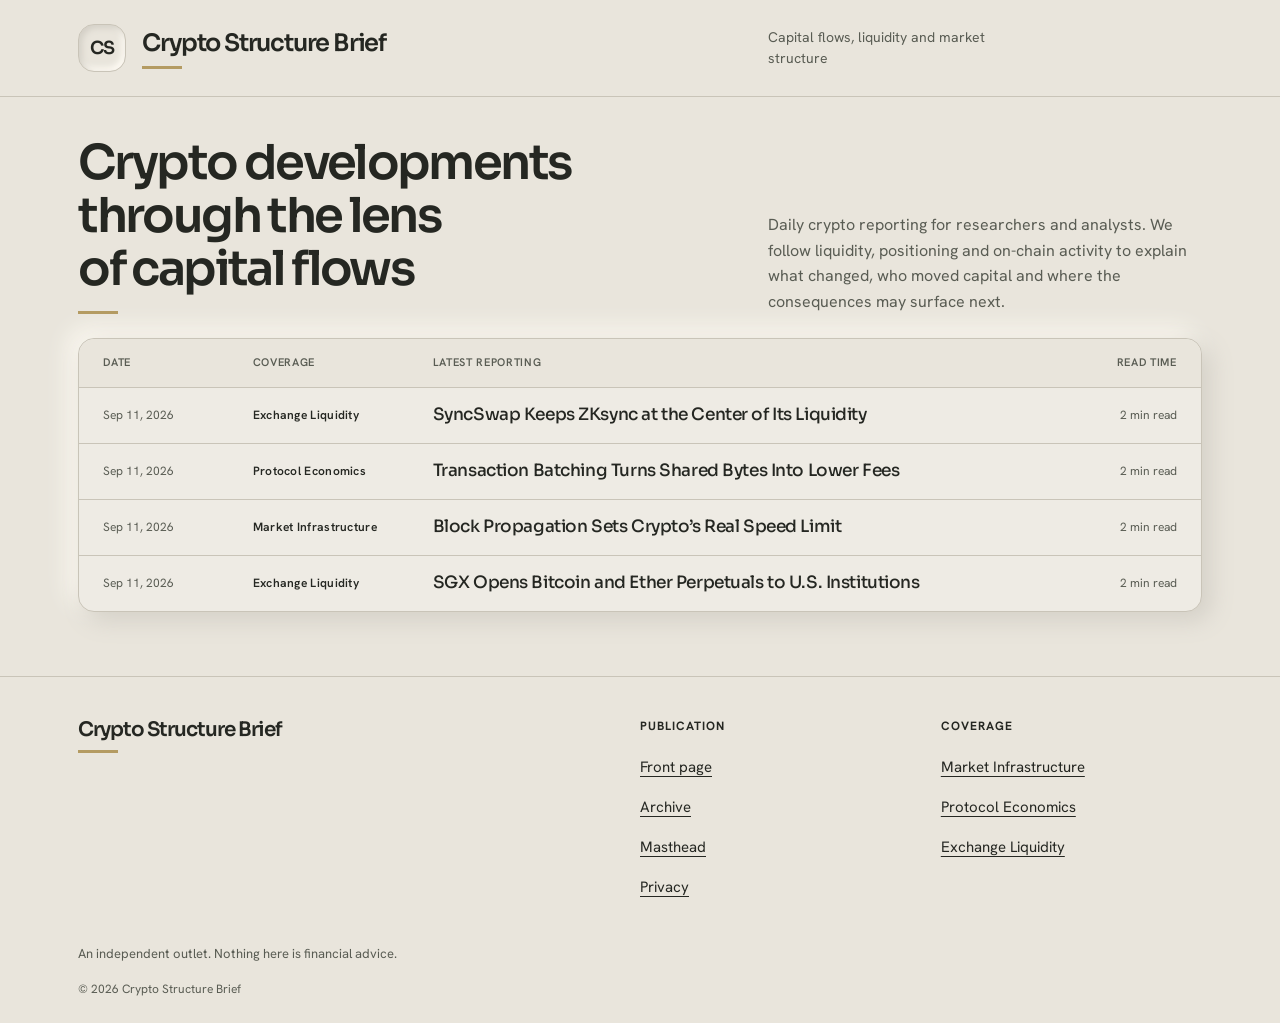
<file: index.html>
<!doctype html>
<html lang="en-GB" data-mode="light">
<head>
<meta charset="utf-8">
<meta name="viewport" content="width=device-width, initial-scale=1">
<title>Crypto Structure Brief | Markets &amp; Capital Flows</title>
<meta name="description" content="Independent crypto news tracking capital flows, exchange liquidity, derivatives positioning and protocol activity for researchers and market analysts.">
<link rel="canonical" href="https://ethereumblogs.github.io/">
<meta name="robots" content="index, follow, max-image-preview:large, max-snippet:-1"><meta name="theme-color" content="#e9e5dc">
<meta property="og:type" content="website">
<meta property="og:site_name" content="Crypto Structure Brief">
<meta property="og:locale" content="en_GB">
<meta property="og:title" content="Crypto Structure Brief | Markets &amp; Capital Flows">
<meta property="og:description" content="Independent crypto news tracking capital flows, exchange liquidity, derivatives positioning and protocol activity for researchers and market analysts.">
<meta property="og:url" content="https://ethereumblogs.github.io/">
<meta property="og:image" content="https://ethereumblogs.github.io/assets/og.jpg">
<meta property="og:image:width" content="1200">
<meta property="og:image:height" content="630">
<meta property="og:image:alt" content="Crypto Structure Brief | Markets &amp; Capital Flows"><meta name="twitter:card" content="summary_large_image">
<meta name="twitter:title" content="Crypto Structure Brief | Markets &amp; Capital Flows">
<meta name="twitter:description" content="Independent crypto news tracking capital flows, exchange liquidity, derivatives positioning and protocol activity for researchers and market analysts.">
<link rel="preconnect" href="https://fonts.googleapis.com">
<link rel="preconnect" href="https://fonts.gstatic.com" crossorigin>
<link rel="stylesheet" href="https://fonts.googleapis.com/css2?family=Sora:wght@700&amp;family=Hanken+Grotesk:wght@400;500;600;700&amp;display=swap">
<link rel="stylesheet" href="/assets/s010e75fe0d.css">
<link rel="icon" href="/assets/favicon.png" type="image/png">
<link rel="apple-touch-icon" href="/assets/apple-touch-icon.png">
<link rel="alternate" type="application/rss+xml" title="Crypto Structure Brief" href="/feed.xml"><script type="application/ld+json">
{
  "@context": "https://schema.org",
  "@graph": [
    {
      "@type": "WebSite",
      "@id": "https://ethereumblogs.github.io/#website",
      "name": "Crypto Structure Brief",
      "url": "https://ethereumblogs.github.io/",
      "publisher": {
        "@id": "https://ethereumblogs.github.io/#org"
      },
      "inLanguage": "en-GB",
      "description": "Independent crypto news tracking capital flows, exchange liquidity, derivatives positioning and protocol activity for researchers and market analysts."
    },
    {
      "@type": "WebPage",
      "@id": "https://ethereumblogs.github.io/#webpage",
      "url": "https://ethereumblogs.github.io/",
      "name": "Crypto Structure Brief | Markets & Capital Flows",
      "isPartOf": {
        "@id": "https://ethereumblogs.github.io/#website"
      },
      "inLanguage": "en-GB"
    },
    {
      "@type": "Blog",
      "@id": "https://ethereumblogs.github.io/#blog",
      "url": "https://ethereumblogs.github.io/",
      "name": "Crypto Structure Brief",
      "publisher": {
        "@id": "https://ethereumblogs.github.io/#org"
      }
    },
    {
      "@type": "BreadcrumbList",
      "itemListElement": [
        {
          "@type": "ListItem",
          "position": 1,
          "name": "Home",
          "item": "https://ethereumblogs.github.io/"
        }
      ]
    },
    {
      "@type": "Organization",
      "@id": "https://ethereumblogs.github.io/#org",
      "name": "Crypto Structure Brief",
      "url": "https://ethereumblogs.github.io/",
      "logo": {
        "@type": "ImageObject",
        "url": "https://ethereumblogs.github.io/assets/apple-touch-icon.png"
      },
      "image": {
        "@type": "ImageObject",
        "url": "https://ethereumblogs.github.io/assets/og.jpg",
        "width": 1200,
        "height": 630
      }
    }
  ]
}
</script>
</head>
<body data-page="home">
<a class="se1f4159" href="#main">Skip to content</a>
<header class="se06ccae">
  <div class="s42ad1de s84e03f3">
    <a class="sd62ac76" href="/" aria-label="Crypto Structure Brief home">
      <span class="s4290800" aria-hidden="true">CS</span>
      <span class="s3a270ac">Crypto Structure Brief</span>
    </a>
    <p class="s43eae37">Capital flows, liquidity and market structure</p>
  </div>
</header>

<main id="main">
<section class="s42ad1de s2be562c">
  <div class="s2a8466b">
    <h1 class="s4974cd1 sebdc5c6">Crypto developments through the lens of capital flows</h1>
    <div class="s8744cc6"><p>Daily crypto reporting for researchers and analysts. We follow liquidity, positioning and on-chain activity to explain what changed, who moved capital and where the consequences may surface next.</p></div>
  </div>
  <div class="s46b7f7c">
    <div class="sa3c0618" aria-hidden="true">
      <span>Date</span>
      <span>Coverage</span>
      <span>Latest reporting</span>
      <span>Read time</span>
    </div>
    <ol class="sffc3146">
      <li class="s9b349bd">
        <a class="s7fe2f7e" href="/syncswap-keeps-zksync-at-the-center-of-its-liquidity/">
          <time class="sec3d06f" datetime="2026-09-11T17:41:04+00:00">Sep 11, 2026</time>
          <span class="s2d12fd7">Exchange Liquidity</span>
          <h2 class="s4445656">SyncSwap Keeps ZKsync at the Center of Its Liquidity</h2>
          <span class="s38212f1">2 min read</span>
        </a>
      </li>
      <li class="s9b349bd">
        <a class="s7fe2f7e" href="/transaction-batching-turns-shared-bytes-into-lower-fees/">
          <time class="sec3d06f" datetime="2026-09-11T12:32:56+00:00">Sep 11, 2026</time>
          <span class="s2d12fd7">Protocol Economics</span>
          <h2 class="s4445656">Transaction Batching Turns Shared Bytes Into Lower Fees</h2>
          <span class="s38212f1">2 min read</span>
        </a>
      </li>
      <li class="s9b349bd">
        <a class="s7fe2f7e" href="/block-propagation-sets-cryptos-real-speed-limit/">
          <time class="sec3d06f" datetime="2026-09-11T12:15:24+00:00">Sep 11, 2026</time>
          <span class="s2d12fd7">Market Infrastructure</span>
          <h2 class="s4445656">Block Propagation Sets Crypto’s Real Speed Limit</h2>
          <span class="s38212f1">2 min read</span>
        </a>
      </li>
      <li class="s9b349bd">
        <a class="s7fe2f7e" href="/sgx-opens-bitcoin-and-ether-perpetuals-to-u-s-institutions/">
          <time class="sec3d06f" datetime="2026-09-11T10:10:13+00:00">Sep 11, 2026</time>
          <span class="s2d12fd7">Exchange Liquidity</span>
          <h2 class="s4445656">SGX Opens Bitcoin and Ether Perpetuals to U.S. Institutions</h2>
          <span class="s38212f1">2 min read</span>
        </a>
      </li>
    </ol>
  </div>
</section>
</main>

<footer class="s4c6b808">
  <div class="s42ad1de">
    <div class="s9f48bbf">
      <p class="sacc9a5a">Crypto Structure Brief</p>
      <nav class="sd651a77" aria-label="Publication">
        <h2 class="s0e94f1e">Publication</h2>
        <ul class="s0c864b0">
          <li><a href="/">Front page</a></li>
          <li><a href="/archive/">Archive</a></li>
          <li><a href="/about/">Masthead</a></li>
          <li><a href="/privacy/">Privacy</a></li>
        </ul>
      </nav>
      <nav class="sd651a77" aria-label="Coverage">
        <h2 class="s0e94f1e">Coverage</h2>
        <ul class="s0c864b0">
          <li><a href="/topics/market-infrastructure/">Market Infrastructure</a></li>
          <li><a href="/topics/protocol-economics/">Protocol Economics</a></li>
          <li><a href="/topics/exchange-liquidity/">Exchange Liquidity</a></li>
        </ul>
      </nav>
    </div>
    <p class="s9874672">An independent outlet. Nothing here is financial advice.</p>
    <p class="sfa896e2">© 2026 Crypto Structure Brief</p>
  </div>
</footer>
</body>
</html>
</file>
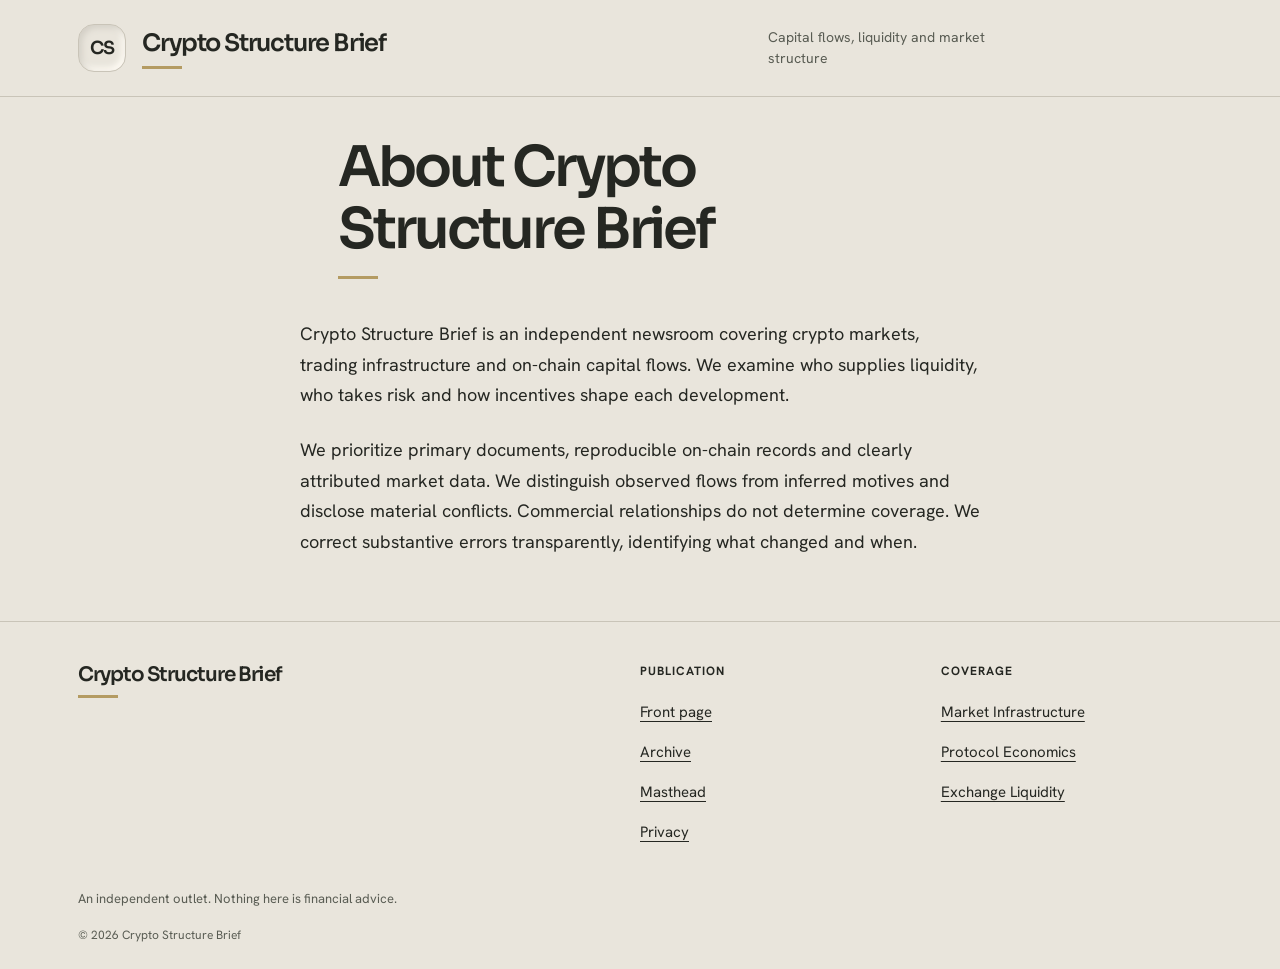
<file: about/index.html>
<!doctype html>
<html lang="en-GB" data-mode="light">
<head>
<meta charset="utf-8">
<meta name="viewport" content="width=device-width, initial-scale=1">
<title>About Crypto Structure Brief — Crypto Structure Brief</title>
<meta name="description" content="Independent crypto news tracking capital flows, exchange liquidity, derivatives positioning and protocol activity for researchers and market analysts.">
<link rel="canonical" href="https://ethereumblogs.github.io/about/">
<meta name="robots" content="index, follow, max-image-preview:large, max-snippet:-1"><meta name="theme-color" content="#e9e5dc">
<meta property="og:type" content="website">
<meta property="og:site_name" content="Crypto Structure Brief">
<meta property="og:locale" content="en_GB">
<meta property="og:title" content="About Crypto Structure Brief — Crypto Structure Brief">
<meta property="og:description" content="Independent crypto news tracking capital flows, exchange liquidity, derivatives positioning and protocol activity for researchers and market analysts.">
<meta property="og:url" content="https://ethereumblogs.github.io/about/">
<meta property="og:image" content="https://ethereumblogs.github.io/assets/og.jpg">
<meta property="og:image:width" content="1200">
<meta property="og:image:height" content="630">
<meta property="og:image:alt" content="About Crypto Structure Brief — Crypto Structure Brief"><meta name="twitter:card" content="summary_large_image">
<meta name="twitter:title" content="About Crypto Structure Brief — Crypto Structure Brief">
<meta name="twitter:description" content="Independent crypto news tracking capital flows, exchange liquidity, derivatives positioning and protocol activity for researchers and market analysts.">
<link rel="preconnect" href="https://fonts.googleapis.com">
<link rel="preconnect" href="https://fonts.gstatic.com" crossorigin>
<link rel="stylesheet" href="https://fonts.googleapis.com/css2?family=Sora:wght@700&amp;family=Hanken+Grotesk:wght@400;500;600;700&amp;display=swap">
<link rel="stylesheet" href="/assets/s010e75fe0d.css">
<link rel="icon" href="/assets/favicon.png" type="image/png">
<link rel="apple-touch-icon" href="/assets/apple-touch-icon.png">
<link rel="alternate" type="application/rss+xml" title="Crypto Structure Brief" href="/feed.xml"><script type="application/ld+json">
{
  "@context": "https://schema.org",
  "@graph": [
    {
      "@type": "WebSite",
      "@id": "https://ethereumblogs.github.io/#website",
      "name": "Crypto Structure Brief",
      "url": "https://ethereumblogs.github.io/",
      "publisher": {
        "@id": "https://ethereumblogs.github.io/#org"
      },
      "inLanguage": "en-GB",
      "description": "Independent crypto news tracking capital flows, exchange liquidity, derivatives positioning and protocol activity for researchers and market analysts."
    },
    {
      "@type": "WebPage",
      "@id": "https://ethereumblogs.github.io/about/#webpage",
      "url": "https://ethereumblogs.github.io/about/",
      "name": "About Crypto Structure Brief — Crypto Structure Brief",
      "isPartOf": {
        "@id": "https://ethereumblogs.github.io/#website"
      },
      "inLanguage": "en-GB"
    },
    {
      "@type": "BreadcrumbList",
      "itemListElement": [
        {
          "@type": "ListItem",
          "position": 1,
          "name": "Home",
          "item": "https://ethereumblogs.github.io/"
        }
      ]
    },
    {
      "@type": "Organization",
      "@id": "https://ethereumblogs.github.io/#org",
      "name": "Crypto Structure Brief",
      "url": "https://ethereumblogs.github.io/",
      "logo": {
        "@type": "ImageObject",
        "url": "https://ethereumblogs.github.io/assets/apple-touch-icon.png"
      },
      "image": {
        "@type": "ImageObject",
        "url": "https://ethereumblogs.github.io/assets/og.jpg",
        "width": 1200,
        "height": 630
      }
    }
  ]
}
</script>
</head>
<body data-page="about">
<a class="se1f4159" href="#main">Skip to content</a>
<header class="se06ccae">
  <div class="s42ad1de s84e03f3">
    <a class="sd62ac76" href="/" aria-label="Crypto Structure Brief home">
      <span class="s4290800" aria-hidden="true">CS</span>
      <span class="s3a270ac">Crypto Structure Brief</span>
    </a>
    <p class="s43eae37">Capital flows, liquidity and market structure</p>
  </div>
</header>

<main id="main">
<article class="s42ad1de s6e29df6">
  <header class="s2fa732a s47ce0c9">
    <h1 class="s4974cd1">About Crypto Structure Brief</h1>
  </header>
  <div class="sfc406b4 s99d3d12"><p>Crypto Structure Brief is an independent newsroom covering crypto markets, trading infrastructure and on-chain capital flows. We examine who supplies liquidity, who takes risk and how incentives shape each development.</p><p>We prioritize primary documents, reproducible on-chain records and clearly attributed market data. We distinguish observed flows from inferred motives and disclose material conflicts. Commercial relationships do not determine coverage. We correct substantive errors transparently, identifying what changed and when.</p></div>
</article>
</main>

<footer class="s4c6b808">
  <div class="s42ad1de">
    <div class="s9f48bbf">
      <p class="sacc9a5a">Crypto Structure Brief</p>
      <nav class="sd651a77" aria-label="Publication">
        <h2 class="s0e94f1e">Publication</h2>
        <ul class="s0c864b0">
          <li><a href="/">Front page</a></li>
          <li><a href="/archive/">Archive</a></li>
          <li><a href="/about/">Masthead</a></li>
          <li><a href="/privacy/">Privacy</a></li>
        </ul>
      </nav>
      <nav class="sd651a77" aria-label="Coverage">
        <h2 class="s0e94f1e">Coverage</h2>
        <ul class="s0c864b0">
          <li><a href="/topics/market-infrastructure/">Market Infrastructure</a></li>
          <li><a href="/topics/protocol-economics/">Protocol Economics</a></li>
          <li><a href="/topics/exchange-liquidity/">Exchange Liquidity</a></li>
        </ul>
      </nav>
    </div>
    <p class="s9874672">An independent outlet. Nothing here is financial advice.</p>
    <p class="sfa896e2">© 2026 Crypto Structure Brief</p>
  </div>
</footer>
</body>
</html>
</file>
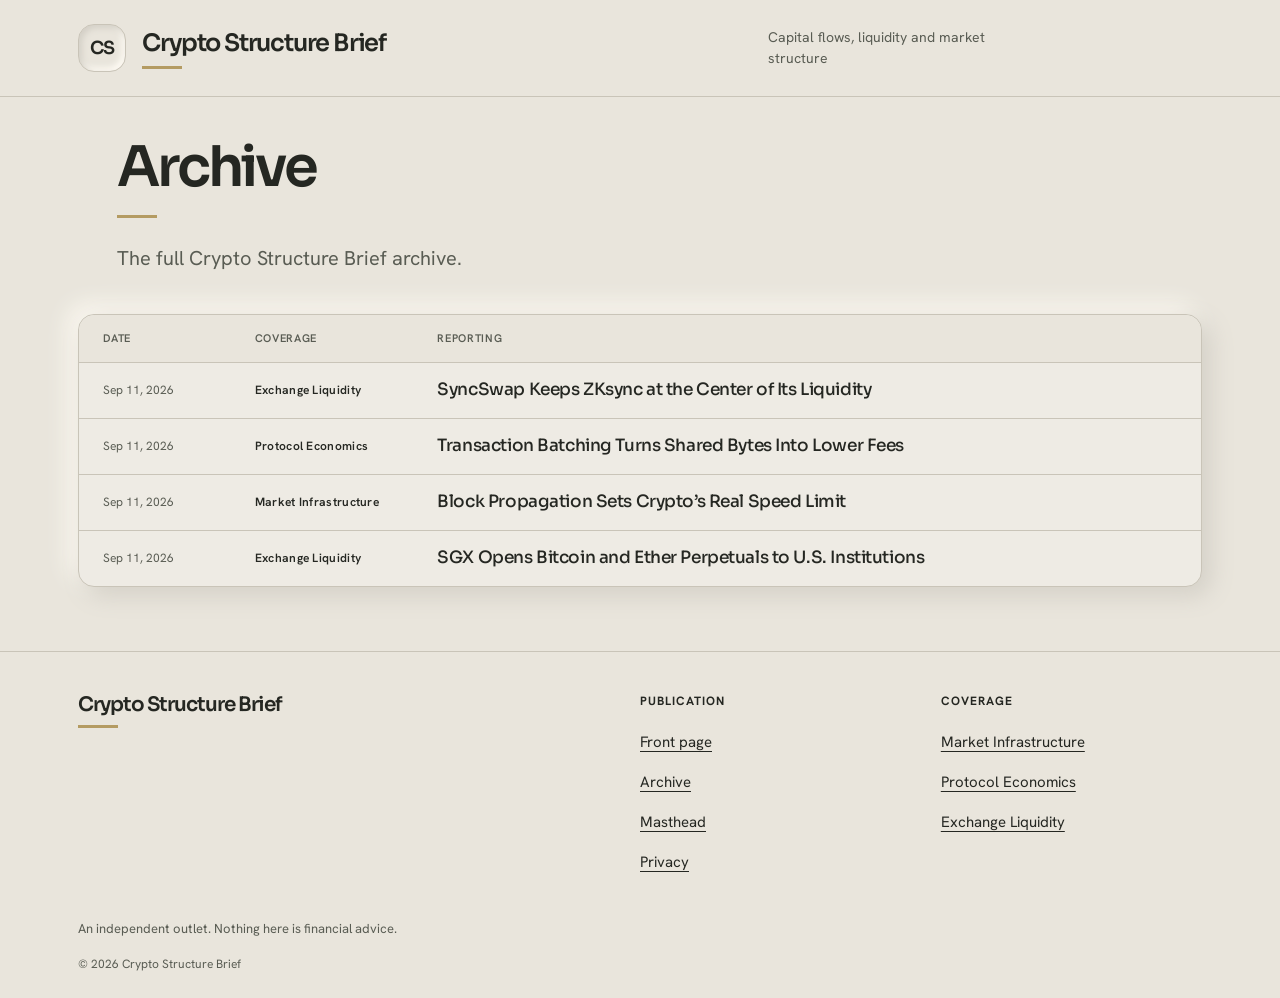
<file: archive/index.html>
<!doctype html>
<html lang="en-GB" data-mode="light">
<head>
<meta charset="utf-8">
<meta name="viewport" content="width=device-width, initial-scale=1">
<title>Archive — Crypto Structure Brief</title>
<meta name="description" content="The full Crypto Structure Brief archive.">
<link rel="canonical" href="https://ethereumblogs.github.io/archive/">
<meta name="robots" content="index, follow, max-image-preview:large, max-snippet:-1"><meta name="theme-color" content="#e9e5dc">
<meta property="og:type" content="website">
<meta property="og:site_name" content="Crypto Structure Brief">
<meta property="og:locale" content="en_GB">
<meta property="og:title" content="Archive — Crypto Structure Brief">
<meta property="og:description" content="The full Crypto Structure Brief archive.">
<meta property="og:url" content="https://ethereumblogs.github.io/archive/">
<meta property="og:image" content="https://ethereumblogs.github.io/assets/og.jpg">
<meta property="og:image:width" content="1200">
<meta property="og:image:height" content="630">
<meta property="og:image:alt" content="Archive — Crypto Structure Brief"><meta name="twitter:card" content="summary_large_image">
<meta name="twitter:title" content="Archive — Crypto Structure Brief">
<meta name="twitter:description" content="The full Crypto Structure Brief archive.">
<link rel="preconnect" href="https://fonts.googleapis.com">
<link rel="preconnect" href="https://fonts.gstatic.com" crossorigin>
<link rel="stylesheet" href="https://fonts.googleapis.com/css2?family=Sora:wght@700&amp;family=Hanken+Grotesk:wght@400;500;600;700&amp;display=swap">
<link rel="stylesheet" href="/assets/s010e75fe0d.css">
<link rel="icon" href="/assets/favicon.png" type="image/png">
<link rel="apple-touch-icon" href="/assets/apple-touch-icon.png">
<link rel="alternate" type="application/rss+xml" title="Crypto Structure Brief" href="/feed.xml"><script type="application/ld+json">
{
  "@context": "https://schema.org",
  "@graph": [
    {
      "@type": "WebSite",
      "@id": "https://ethereumblogs.github.io/#website",
      "name": "Crypto Structure Brief",
      "url": "https://ethereumblogs.github.io/",
      "publisher": {
        "@id": "https://ethereumblogs.github.io/#org"
      },
      "inLanguage": "en-GB",
      "description": "Independent crypto news tracking capital flows, exchange liquidity, derivatives positioning and protocol activity for researchers and market analysts."
    },
    {
      "@type": "WebPage",
      "@id": "https://ethereumblogs.github.io/archive/#webpage",
      "url": "https://ethereumblogs.github.io/archive/",
      "name": "Archive — Crypto Structure Brief",
      "isPartOf": {
        "@id": "https://ethereumblogs.github.io/#website"
      },
      "inLanguage": "en-GB"
    },
    {
      "@type": "BreadcrumbList",
      "itemListElement": [
        {
          "@type": "ListItem",
          "position": 1,
          "name": "Home",
          "item": "https://ethereumblogs.github.io/"
        }
      ]
    },
    {
      "@type": "Organization",
      "@id": "https://ethereumblogs.github.io/#org",
      "name": "Crypto Structure Brief",
      "url": "https://ethereumblogs.github.io/",
      "logo": {
        "@type": "ImageObject",
        "url": "https://ethereumblogs.github.io/assets/apple-touch-icon.png"
      },
      "image": {
        "@type": "ImageObject",
        "url": "https://ethereumblogs.github.io/assets/og.jpg",
        "width": 1200,
        "height": 630
      }
    }
  ]
}
</script>
</head>
<body data-page="archive">
<a class="se1f4159" href="#main">Skip to content</a>
<header class="se06ccae">
  <div class="s42ad1de s84e03f3">
    <a class="sd62ac76" href="/" aria-label="Crypto Structure Brief home">
      <span class="s4290800" aria-hidden="true">CS</span>
      <span class="s3a270ac">Crypto Structure Brief</span>
    </a>
    <p class="s43eae37">Capital flows, liquidity and market structure</p>
  </div>
</header>

<main id="main">
<section class="s42ad1de s23ed163">
  <header class="s2fa732a">
    <h1 class="s4974cd1">Archive</h1>
    <p class="s326eca2">The full Crypto Structure Brief archive.</p>
  </header>
  <div class="s46b7f7c">
    <div class="sa3c0618 sf48e098" aria-hidden="true">
      <span>Date</span>
      <span>Coverage</span>
      <span>Reporting</span>
    </div>
    <ol class="sffc3146">
      <li class="s9b349bd">
        <a class="s7fe2f7e sf48e098" href="/syncswap-keeps-zksync-at-the-center-of-its-liquidity/">
          <time class="sec3d06f" datetime="2026-09-11T17:41:04+00:00">Sep 11, 2026</time>
          <span class="s2d12fd7">Exchange Liquidity</span>
          <h2 class="s4445656">SyncSwap Keeps ZKsync at the Center of Its Liquidity</h2>
        </a>
      </li>
      <li class="s9b349bd">
        <a class="s7fe2f7e sf48e098" href="/transaction-batching-turns-shared-bytes-into-lower-fees/">
          <time class="sec3d06f" datetime="2026-09-11T12:32:56+00:00">Sep 11, 2026</time>
          <span class="s2d12fd7">Protocol Economics</span>
          <h2 class="s4445656">Transaction Batching Turns Shared Bytes Into Lower Fees</h2>
        </a>
      </li>
      <li class="s9b349bd">
        <a class="s7fe2f7e sf48e098" href="/block-propagation-sets-cryptos-real-speed-limit/">
          <time class="sec3d06f" datetime="2026-09-11T12:15:24+00:00">Sep 11, 2026</time>
          <span class="s2d12fd7">Market Infrastructure</span>
          <h2 class="s4445656">Block Propagation Sets Crypto’s Real Speed Limit</h2>
        </a>
      </li>
      <li class="s9b349bd">
        <a class="s7fe2f7e sf48e098" href="/sgx-opens-bitcoin-and-ether-perpetuals-to-u-s-institutions/">
          <time class="sec3d06f" datetime="2026-09-11T10:10:13+00:00">Sep 11, 2026</time>
          <span class="s2d12fd7">Exchange Liquidity</span>
          <h2 class="s4445656">SGX Opens Bitcoin and Ether Perpetuals to U.S. Institutions</h2>
        </a>
      </li>
    </ol>
  </div>
</section>
</main>

<footer class="s4c6b808">
  <div class="s42ad1de">
    <div class="s9f48bbf">
      <p class="sacc9a5a">Crypto Structure Brief</p>
      <nav class="sd651a77" aria-label="Publication">
        <h2 class="s0e94f1e">Publication</h2>
        <ul class="s0c864b0">
          <li><a href="/">Front page</a></li>
          <li><a href="/archive/">Archive</a></li>
          <li><a href="/about/">Masthead</a></li>
          <li><a href="/privacy/">Privacy</a></li>
        </ul>
      </nav>
      <nav class="sd651a77" aria-label="Coverage">
        <h2 class="s0e94f1e">Coverage</h2>
        <ul class="s0c864b0">
          <li><a href="/topics/market-infrastructure/">Market Infrastructure</a></li>
          <li><a href="/topics/protocol-economics/">Protocol Economics</a></li>
          <li><a href="/topics/exchange-liquidity/">Exchange Liquidity</a></li>
        </ul>
      </nav>
    </div>
    <p class="s9874672">An independent outlet. Nothing here is financial advice.</p>
    <p class="sfa896e2">© 2026 Crypto Structure Brief</p>
  </div>
</footer>
</body>
</html>
</file>
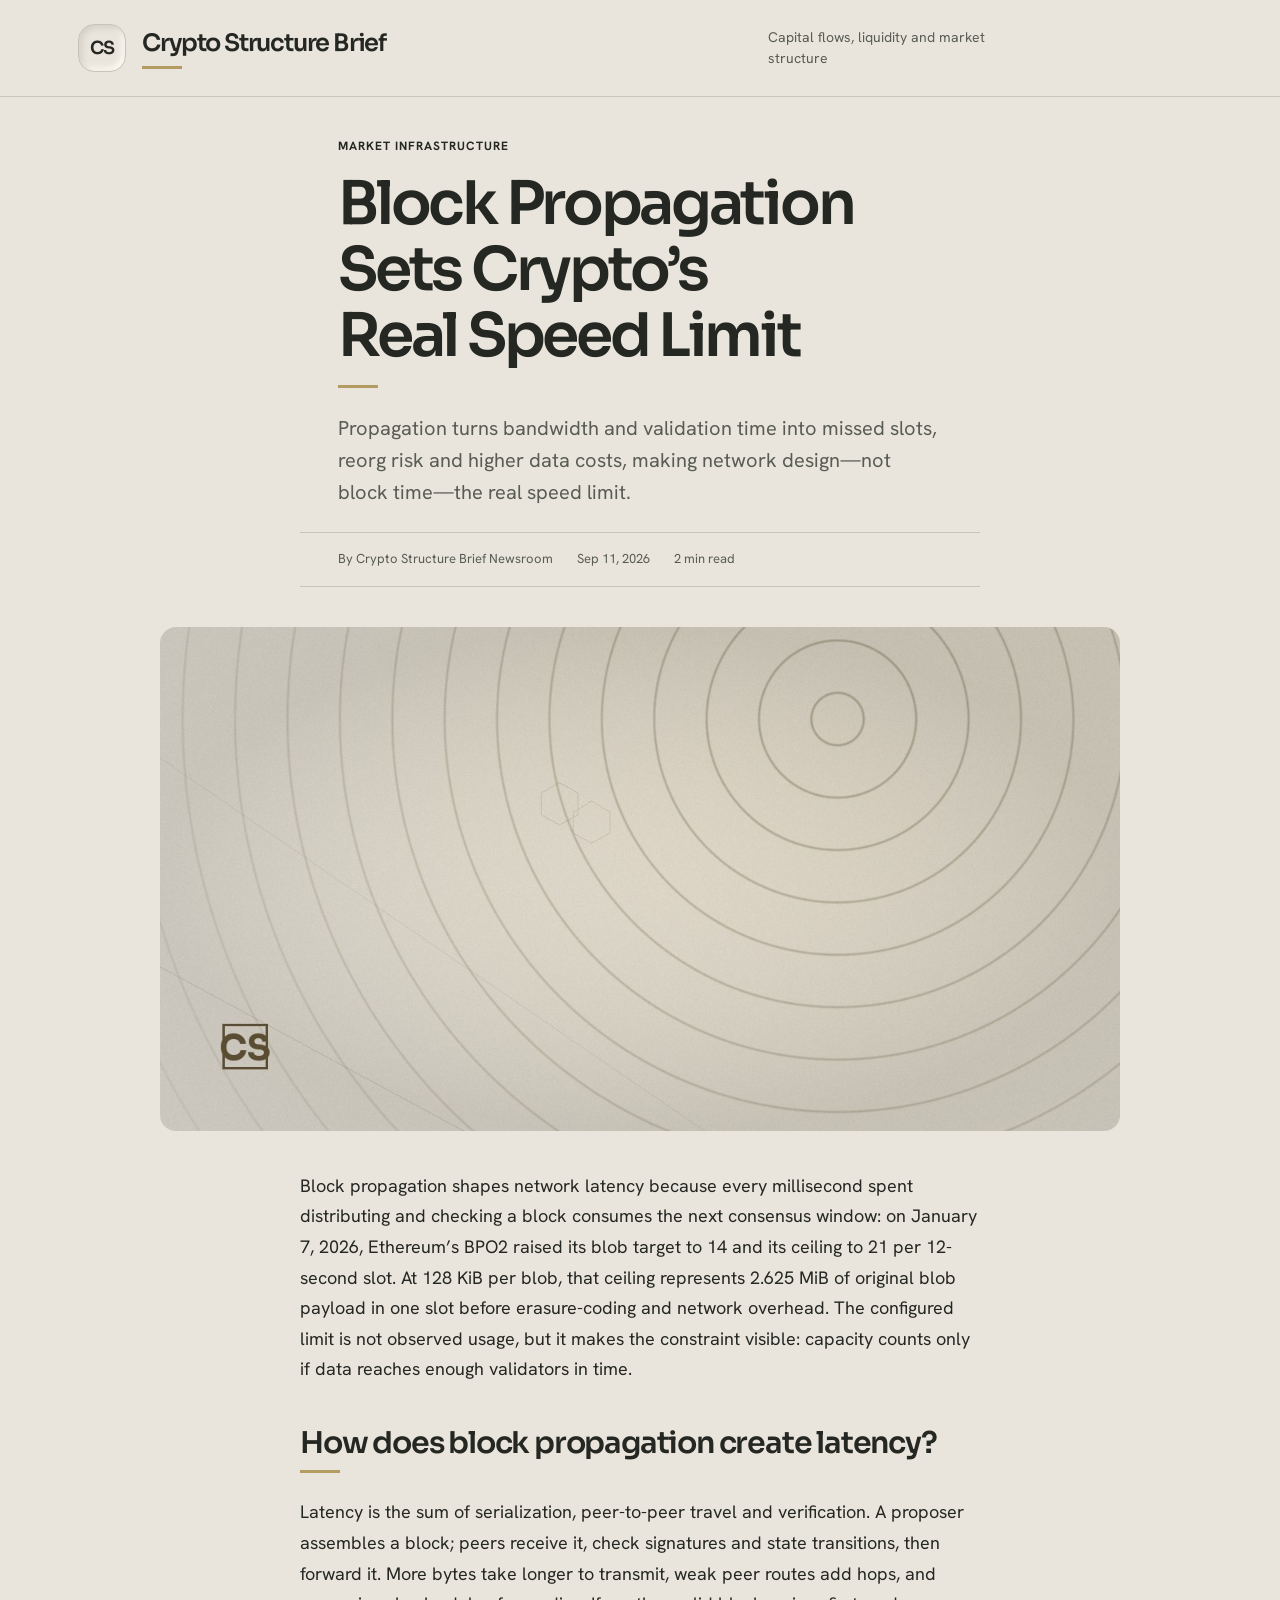
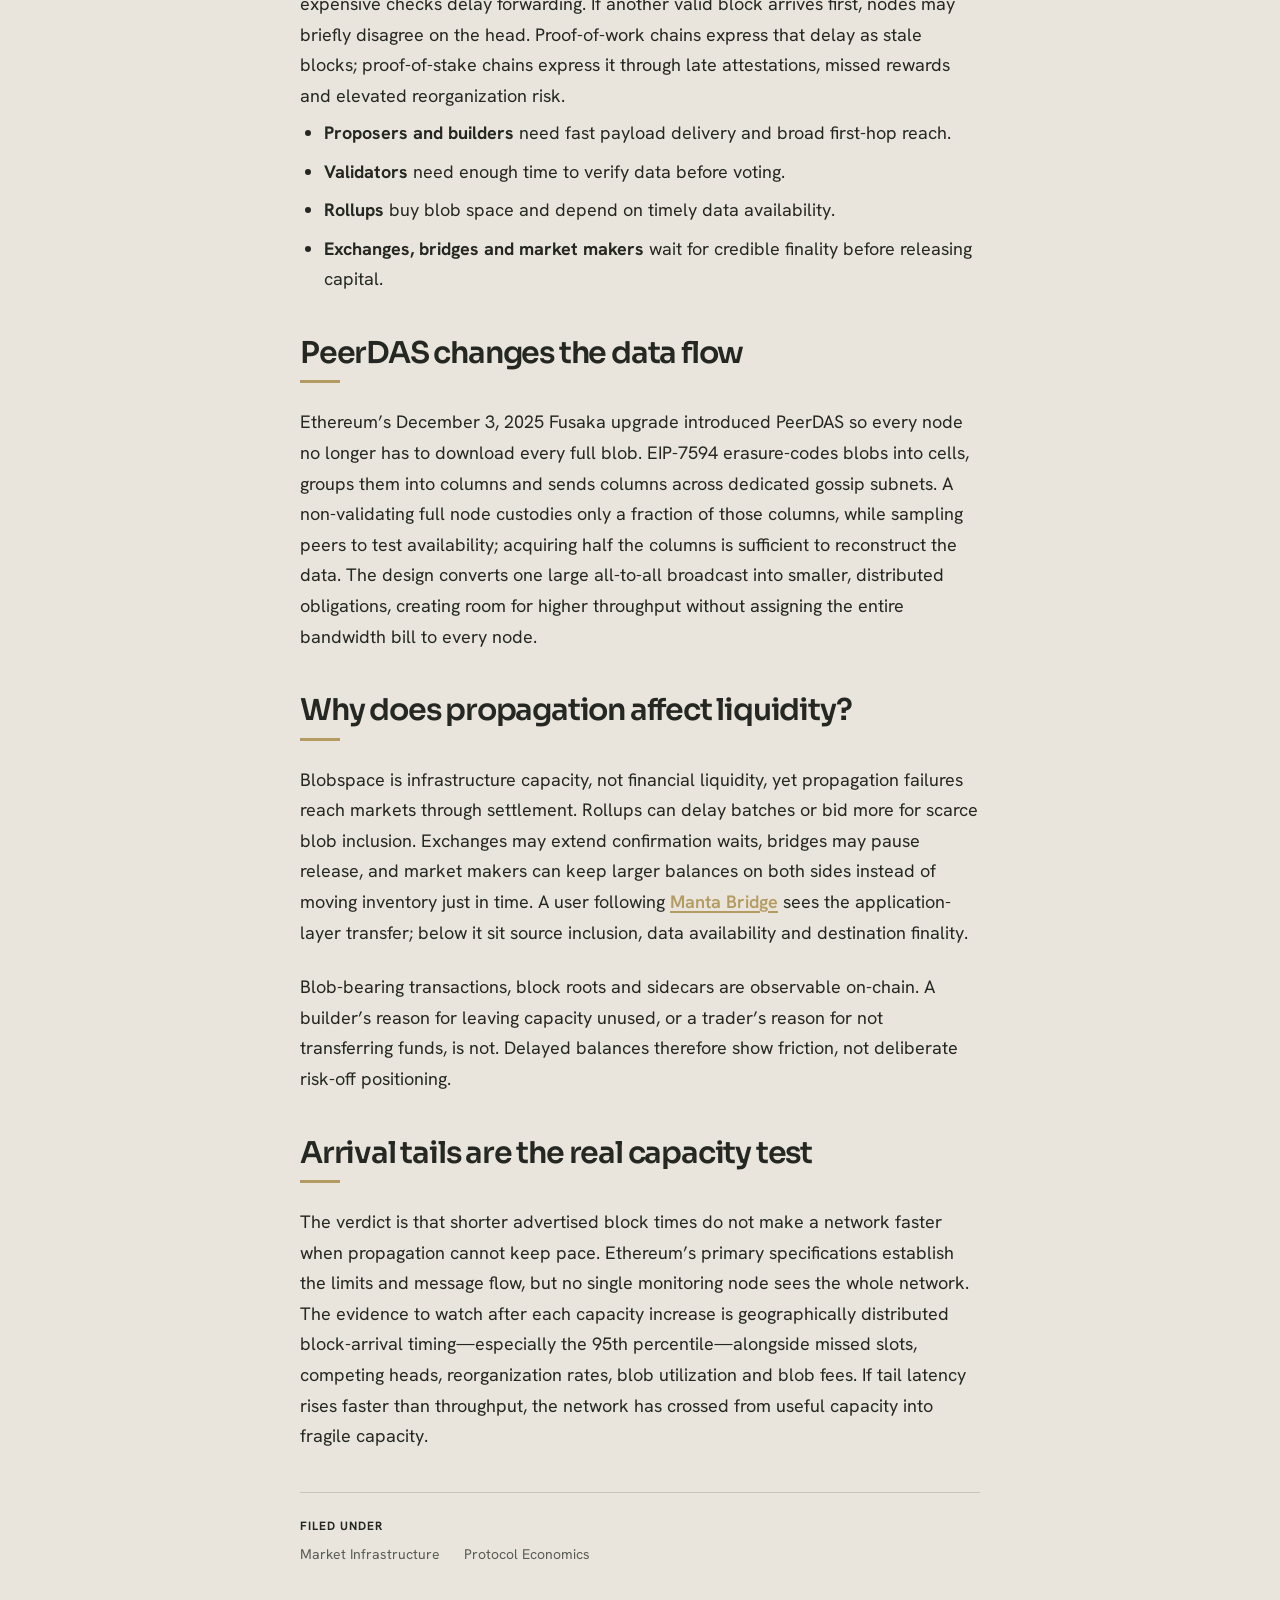
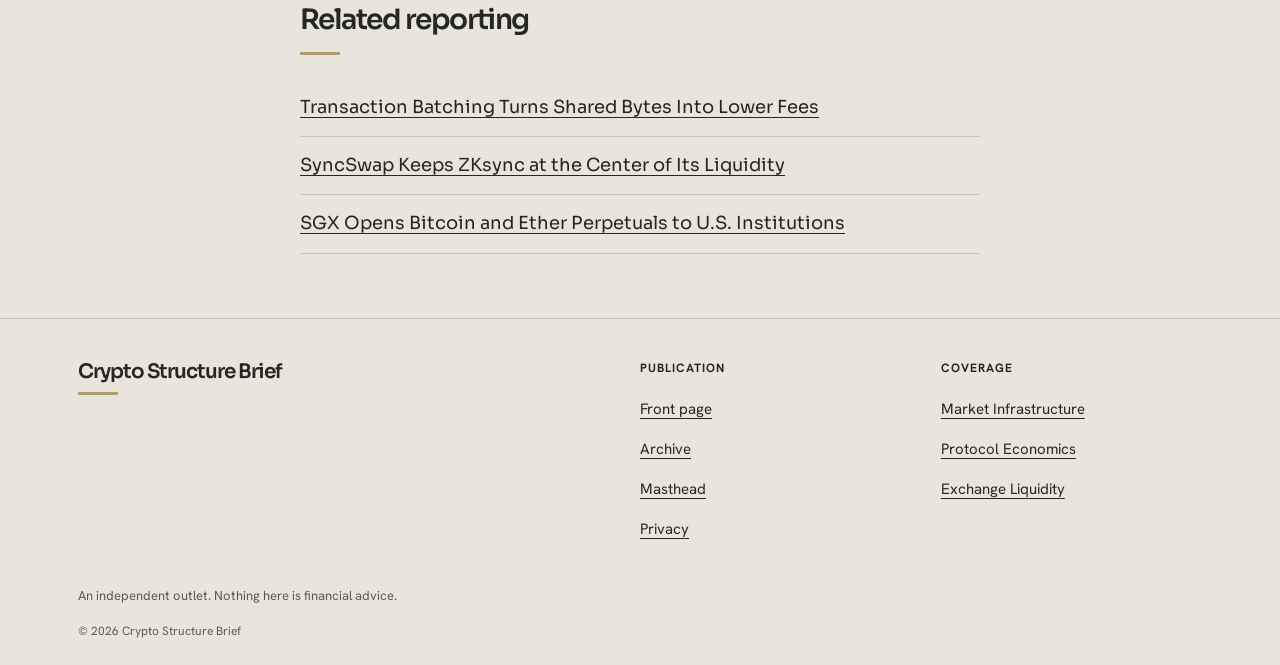
<file: block-propagation-sets-cryptos-real-speed-limit/index.html>
<!doctype html>
<html lang="en-GB" data-mode="light">
<head>
<meta charset="utf-8">
<meta name="viewport" content="width=device-width, initial-scale=1">
<title>Block Propagation and Network Latency</title>
<meta name="description" content="Propagation turns bandwidth and validation time into missed slots, reorg risk and higher data costs, making network design—not block time—the real speed limit.">
<link rel="canonical" href="https://ethereumblogs.github.io/block-propagation-sets-cryptos-real-speed-limit/">
<meta name="robots" content="index, follow, max-image-preview:large, max-snippet:-1"><meta name="theme-color" content="#e9e5dc">
<meta name="author" content="Crypto Structure Brief Newsroom"><meta property="og:type" content="article">
<meta property="og:site_name" content="Crypto Structure Brief">
<meta property="og:locale" content="en_GB">
<meta property="og:title" content="Block Propagation Sets Crypto’s Real Speed Limit">
<meta property="og:description" content="Propagation turns bandwidth and validation time into missed slots, reorg risk and higher data costs, making network design—not block time—the real speed limit.">
<meta property="og:url" content="https://ethereumblogs.github.io/block-propagation-sets-cryptos-real-speed-limit/">
<meta property="og:image" content="https://ethereumblogs.github.io/assets/covers/block-propagation-sets-cryptos-real-speed-limit-og.jpg">
<meta property="og:image:width" content="1200">
<meta property="og:image:height" content="630">
<meta property="og:image:alt" content="Block Propagation Sets Crypto’s Real Speed Limit"><meta name="twitter:card" content="summary_large_image">
<meta name="twitter:title" content="Block Propagation Sets Crypto’s Real Speed Limit">
<meta name="twitter:description" content="Propagation turns bandwidth and validation time into missed slots, reorg risk and higher data costs, making network design—not block time—the real speed limit.">
<meta property="article:published_time" content="2026-09-11T12:15:24+00:00">
<meta property="article:section" content="Market Infrastructure"><meta property="article:tag" content="Market Infrastructure">
<meta property="article:tag" content="Protocol Economics">
<link rel="preconnect" href="https://fonts.googleapis.com">
<link rel="preconnect" href="https://fonts.gstatic.com" crossorigin>
<link rel="stylesheet" href="https://fonts.googleapis.com/css2?family=Sora:wght@700&amp;family=Hanken+Grotesk:wght@400;500;600;700&amp;display=swap">
<link rel="stylesheet" href="/assets/s010e75fe0d.css">
<link rel="icon" href="/assets/favicon.png" type="image/png">
<link rel="apple-touch-icon" href="/assets/apple-touch-icon.png">
<link rel="alternate" type="application/rss+xml" title="Crypto Structure Brief" href="/feed.xml"><script type="application/ld+json">
{
  "@context": "https://schema.org",
  "@graph": [
    {
      "@type": "WebSite",
      "@id": "https://ethereumblogs.github.io/#website",
      "name": "Crypto Structure Brief",
      "url": "https://ethereumblogs.github.io/",
      "publisher": {
        "@id": "https://ethereumblogs.github.io/#org"
      },
      "inLanguage": "en-GB",
      "description": "Independent crypto news tracking capital flows, exchange liquidity, derivatives positioning and protocol activity for researchers and market analysts."
    },
    {
      "@type": "WebPage",
      "@id": "https://ethereumblogs.github.io/block-propagation-sets-cryptos-real-speed-limit/#webpage",
      "url": "https://ethereumblogs.github.io/block-propagation-sets-cryptos-real-speed-limit/",
      "name": "Block Propagation and Network Latency",
      "isPartOf": {
        "@id": "https://ethereumblogs.github.io/#website"
      },
      "inLanguage": "en-GB"
    },
    {
      "@type": "Article",
      "@id": "https://ethereumblogs.github.io/block-propagation-sets-cryptos-real-speed-limit/#article",
      "headline": "Block Propagation Sets Crypto’s Real Speed Limit",
      "isAccessibleForFree": true,
      "description": "Propagation turns bandwidth and validation time into missed slots, reorg risk and higher data costs, making network design—not block time—the real speed limit.",
      "datePublished": "2026-09-11T12:15:24+00:00",
      "dateModified": "2026-09-11T12:15:24+00:00",
      "url": "https://ethereumblogs.github.io/block-propagation-sets-cryptos-real-speed-limit/",
      "mainEntityOfPage": {
        "@id": "https://ethereumblogs.github.io/block-propagation-sets-cryptos-real-speed-limit/#webpage"
      },
      "inLanguage": "en-GB",
      "author": {
        "@type": "Organization",
        "@id": "https://ethereumblogs.github.io/#editorial",
        "name": "Crypto Structure Brief Newsroom",
        "parentOrganization": {
          "@id": "https://ethereumblogs.github.io/#org"
        }
      },
      "publisher": {
        "@id": "https://ethereumblogs.github.io/#org"
      },
      "keywords": "Market Infrastructure, Protocol Economics",
      "articleSection": "Market Infrastructure",
      "wordCount": 498,
      "image": {
        "@type": "ImageObject",
        "url": "https://ethereumblogs.github.io/assets/covers/block-propagation-sets-cryptos-real-speed-limit.jpg",
        "width": 1200,
        "height": 630
      }
    },
    {
      "@type": "BreadcrumbList",
      "itemListElement": [
        {
          "@type": "ListItem",
          "position": 1,
          "name": "Home",
          "item": "https://ethereumblogs.github.io/"
        },
        {
          "@type": "ListItem",
          "position": 2,
          "name": "Block Propagation Sets Crypto’s Real Speed Limit",
          "item": "https://ethereumblogs.github.io/block-propagation-sets-cryptos-real-speed-limit/"
        }
      ]
    },
    {
      "@type": "Organization",
      "@id": "https://ethereumblogs.github.io/#org",
      "name": "Crypto Structure Brief",
      "url": "https://ethereumblogs.github.io/",
      "logo": {
        "@type": "ImageObject",
        "url": "https://ethereumblogs.github.io/assets/apple-touch-icon.png"
      },
      "image": {
        "@type": "ImageObject",
        "url": "https://ethereumblogs.github.io/assets/og.jpg",
        "width": 1200,
        "height": 630
      }
    }
  ]
}
</script>
</head>
<body data-page="post">
<a class="se1f4159" href="#main">Skip to content</a>
<header class="se06ccae">
  <div class="s42ad1de s84e03f3">
    <a class="sd62ac76" href="/" aria-label="Crypto Structure Brief home">
      <span class="s4290800" aria-hidden="true">CS</span>
      <span class="s3a270ac">Crypto Structure Brief</span>
    </a>
    <p class="s43eae37">Capital flows, liquidity and market structure</p>
  </div>
</header>

<main id="main">
<article class="s42ad1de s46c39ab">
  <header class="s4d28199">
    <p class="s08fdac7">Market Infrastructure</p>
    <h1 class="s4974cd1 s0e10e79">Block Propagation Sets Crypto’s Real Speed Limit</h1>
    <p class="s326eca2">Propagation turns bandwidth and validation time into missed slots, reorg risk and higher data costs, making network design—not block time—the real speed limit.</p>
    <div class="s50c39c7">
      <span>By Crypto Structure Brief Newsroom</span>
      <time datetime="2026-09-11T12:15:24+00:00">Sep 11, 2026</time>
      <span>2 min read</span>
    </div>
  </header>
  <figure class="s1562479">
    <img src="/assets/covers/block-propagation-sets-cryptos-real-speed-limit.jpg" alt="Block Propagation Sets Crypto’s Real Speed Limit" width="1200" height="630" decoding="async" fetchpriority="high">
  </figure>
  <div class="s0f2c207 s99d3d12"><p>Block propagation shapes network latency because every millisecond spent distributing and checking a block consumes the next consensus window: on January 7, 2026, Ethereum’s BPO2 raised its blob target to 14 and its ceiling to 21 per 12-second slot. At 128 KiB per blob, that ceiling represents 2.625 MiB of original blob payload in one slot before erasure-coding and network overhead. The configured limit is not observed usage, but it makes the constraint visible: capacity counts only if data reaches enough validators in time.</p>

<h2>How does block propagation create latency?</h2>
<p>Latency is the sum of serialization, peer-to-peer travel and verification. A proposer assembles a block; peers receive it, check signatures and state transitions, then forward it. More bytes take longer to transmit, weak peer routes add hops, and expensive checks delay forwarding. If another valid block arrives first, nodes may briefly disagree on the head. Proof-of-work chains express that delay as stale blocks; proof-of-stake chains express it through late attestations, missed rewards and elevated reorganization risk.</p>

<ul>
<li><strong>Proposers and builders</strong> need fast payload delivery and broad first-hop reach.</li>
<li><strong>Validators</strong> need enough time to verify data before voting.</li>
<li><strong>Rollups</strong> buy blob space and depend on timely data availability.</li>
<li><strong>Exchanges, bridges and market makers</strong> wait for credible finality before releasing capital.</li>
</ul>

<h2>PeerDAS changes the data flow</h2>
<p>Ethereum’s December 3, 2025 Fusaka upgrade introduced PeerDAS so every node no longer has to download every full blob. EIP-7594 erasure-codes blobs into cells, groups them into columns and sends columns across dedicated gossip subnets. A non-validating full node custodies only a fraction of those columns, while sampling peers to test availability; acquiring half the columns is sufficient to reconstruct the data. The design converts one large all-to-all broadcast into smaller, distributed obligations, creating room for higher throughput without assigning the entire bandwidth bill to every node.</p>

<h2>Why does propagation affect liquidity?</h2>
<p>Blobspace is infrastructure capacity, not financial liquidity, yet propagation failures reach markets through settlement. Rollups can delay batches or bid more for scarce blob inclusion. Exchanges may extend confirmation waits, bridges may pause release, and market makers can keep larger balances on both sides instead of moving inventory just in time. A user following <a href="https://dev.to/donna_thompson/3-manta-bridge-uses-for-moving-eth-to-manta-pacific-52m" rel="noopener">Manta Bridge</a> sees the application-layer transfer; below it sit source inclusion, data availability and destination finality.</p>
<p>Blob-bearing transactions, block roots and sidecars are observable on-chain. A builder’s reason for leaving capacity unused, or a trader’s reason for not transferring funds, is not. Delayed balances therefore show friction, not deliberate risk-off positioning.</p>

<h2>Arrival tails are the real capacity test</h2>
<p>The verdict is that shorter advertised block times do not make a network faster when propagation cannot keep pace. Ethereum’s primary specifications establish the limits and message flow, but no single monitoring node sees the whole network. The evidence to watch after each capacity increase is geographically distributed block-arrival timing—especially the 95th percentile—alongside missed slots, competing heads, reorganization rates, blob utilization and blob fees. If tail latency rises faster than throughput, the network has crossed from useful capacity into fragile capacity.</p></div>
  <section class="sfff9d48" aria-label="Article topics">
    <h2 class="s0e94f1e">Filed under</h2>
    <ul class="s668eec3">
      <li class="s1aa102e">Market Infrastructure</li>
      <li class="s1aa102e">Protocol Economics</li>
    </ul>
  </section>
  <section class="s5f1341f" aria-labelledby="cs-related-title">
    <h2 class="s4974cd1 s3aa9319" id="cs-related-title">Related reporting</h2>
    <ul class="s7cbf0eb">
      <li class="s06abdf7"><a href="/transaction-batching-turns-shared-bytes-into-lower-fees/">Transaction Batching Turns Shared Bytes Into Lower Fees</a></li>
      <li class="s06abdf7"><a href="/syncswap-keeps-zksync-at-the-center-of-its-liquidity/">SyncSwap Keeps ZKsync at the Center of Its Liquidity</a></li>
      <li class="s06abdf7"><a href="/sgx-opens-bitcoin-and-ether-perpetuals-to-u-s-institutions/">SGX Opens Bitcoin and Ether Perpetuals to U.S. Institutions</a></li>
    </ul>
  </section>
</article>
</main>

<footer class="s4c6b808">
  <div class="s42ad1de">
    <div class="s9f48bbf">
      <p class="sacc9a5a">Crypto Structure Brief</p>
      <nav class="sd651a77" aria-label="Publication">
        <h2 class="s0e94f1e">Publication</h2>
        <ul class="s0c864b0">
          <li><a href="/">Front page</a></li>
          <li><a href="/archive/">Archive</a></li>
          <li><a href="/about/">Masthead</a></li>
          <li><a href="/privacy/">Privacy</a></li>
        </ul>
      </nav>
      <nav class="sd651a77" aria-label="Coverage">
        <h2 class="s0e94f1e">Coverage</h2>
        <ul class="s0c864b0">
          <li><a href="/topics/market-infrastructure/">Market Infrastructure</a></li>
          <li><a href="/topics/protocol-economics/">Protocol Economics</a></li>
          <li><a href="/topics/exchange-liquidity/">Exchange Liquidity</a></li>
        </ul>
      </nav>
    </div>
    <p class="s9874672">An independent outlet. Nothing here is financial advice.</p>
    <p class="sfa896e2">© 2026 Crypto Structure Brief</p>
  </div>
</footer>
</body>
</html>
</file>
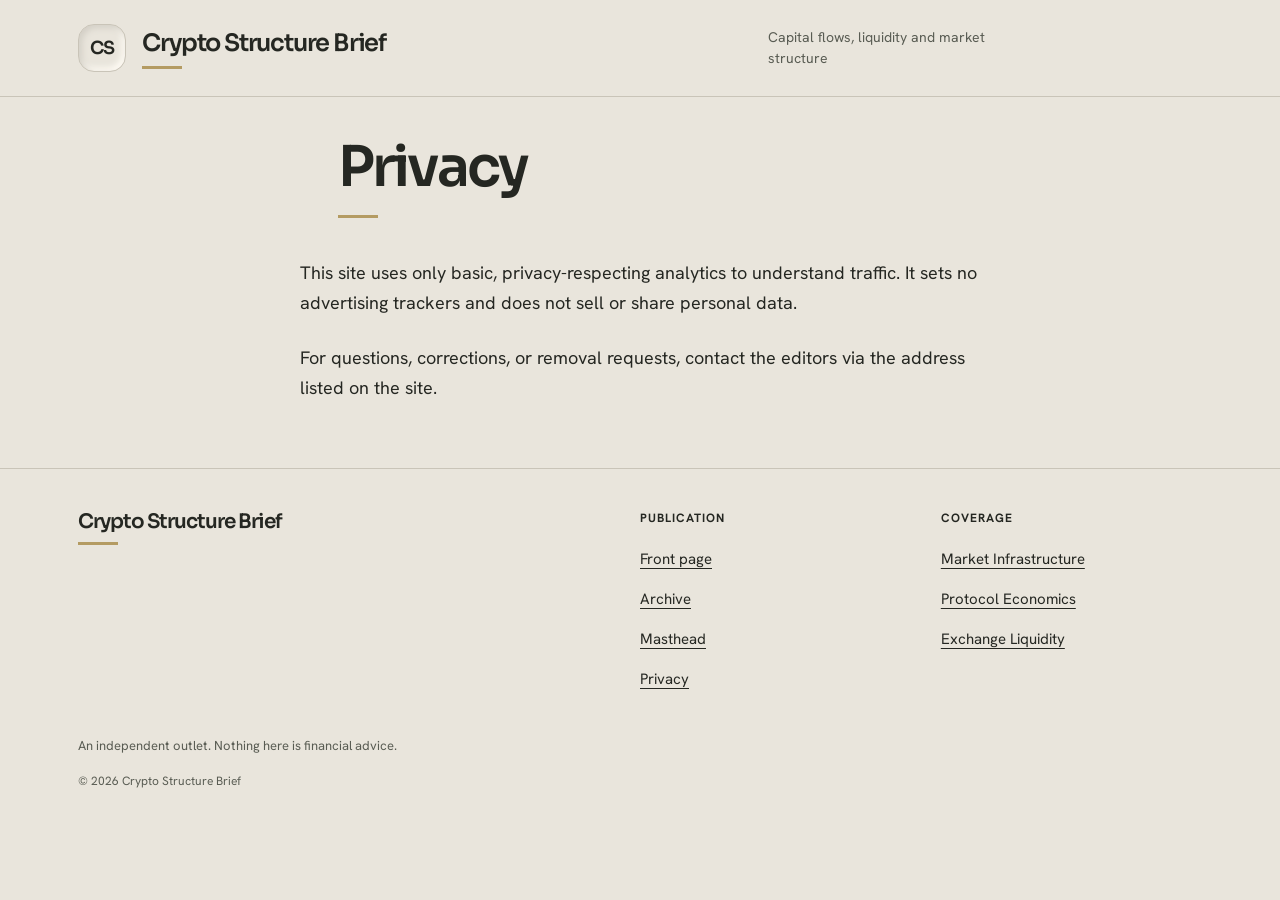
<file: privacy/index.html>
<!doctype html>
<html lang="en-GB" data-mode="light">
<head>
<meta charset="utf-8">
<meta name="viewport" content="width=device-width, initial-scale=1">
<title>Privacy — Crypto Structure Brief</title>
<meta name="description" content="Independent crypto news tracking capital flows, exchange liquidity, derivatives positioning and protocol activity for researchers and market analysts.">
<link rel="canonical" href="https://ethereumblogs.github.io/privacy/">
<meta name="robots" content="index, follow, max-image-preview:large, max-snippet:-1"><meta name="theme-color" content="#e9e5dc">
<meta property="og:type" content="website">
<meta property="og:site_name" content="Crypto Structure Brief">
<meta property="og:locale" content="en_GB">
<meta property="og:title" content="Privacy — Crypto Structure Brief">
<meta property="og:description" content="Independent crypto news tracking capital flows, exchange liquidity, derivatives positioning and protocol activity for researchers and market analysts.">
<meta property="og:url" content="https://ethereumblogs.github.io/privacy/">
<meta property="og:image" content="https://ethereumblogs.github.io/assets/og.jpg">
<meta property="og:image:width" content="1200">
<meta property="og:image:height" content="630">
<meta property="og:image:alt" content="Privacy — Crypto Structure Brief"><meta name="twitter:card" content="summary_large_image">
<meta name="twitter:title" content="Privacy — Crypto Structure Brief">
<meta name="twitter:description" content="Independent crypto news tracking capital flows, exchange liquidity, derivatives positioning and protocol activity for researchers and market analysts.">
<link rel="preconnect" href="https://fonts.googleapis.com">
<link rel="preconnect" href="https://fonts.gstatic.com" crossorigin>
<link rel="stylesheet" href="https://fonts.googleapis.com/css2?family=Sora:wght@700&amp;family=Hanken+Grotesk:wght@400;500;600;700&amp;display=swap">
<link rel="stylesheet" href="/assets/s010e75fe0d.css">
<link rel="icon" href="/assets/favicon.png" type="image/png">
<link rel="apple-touch-icon" href="/assets/apple-touch-icon.png">
<link rel="alternate" type="application/rss+xml" title="Crypto Structure Brief" href="/feed.xml"><script type="application/ld+json">
{
  "@context": "https://schema.org",
  "@graph": [
    {
      "@type": "WebSite",
      "@id": "https://ethereumblogs.github.io/#website",
      "name": "Crypto Structure Brief",
      "url": "https://ethereumblogs.github.io/",
      "publisher": {
        "@id": "https://ethereumblogs.github.io/#org"
      },
      "inLanguage": "en-GB",
      "description": "Independent crypto news tracking capital flows, exchange liquidity, derivatives positioning and protocol activity for researchers and market analysts."
    },
    {
      "@type": "WebPage",
      "@id": "https://ethereumblogs.github.io/privacy/#webpage",
      "url": "https://ethereumblogs.github.io/privacy/",
      "name": "Privacy — Crypto Structure Brief",
      "isPartOf": {
        "@id": "https://ethereumblogs.github.io/#website"
      },
      "inLanguage": "en-GB"
    },
    {
      "@type": "BreadcrumbList",
      "itemListElement": [
        {
          "@type": "ListItem",
          "position": 1,
          "name": "Home",
          "item": "https://ethereumblogs.github.io/"
        }
      ]
    },
    {
      "@type": "Organization",
      "@id": "https://ethereumblogs.github.io/#org",
      "name": "Crypto Structure Brief",
      "url": "https://ethereumblogs.github.io/",
      "logo": {
        "@type": "ImageObject",
        "url": "https://ethereumblogs.github.io/assets/apple-touch-icon.png"
      },
      "image": {
        "@type": "ImageObject",
        "url": "https://ethereumblogs.github.io/assets/og.jpg",
        "width": 1200,
        "height": 630
      }
    }
  ]
}
</script>
</head>
<body data-page="privacy">
<a class="se1f4159" href="#main">Skip to content</a>
<header class="se06ccae">
  <div class="s42ad1de s84e03f3">
    <a class="sd62ac76" href="/" aria-label="Crypto Structure Brief home">
      <span class="s4290800" aria-hidden="true">CS</span>
      <span class="s3a270ac">Crypto Structure Brief</span>
    </a>
    <p class="s43eae37">Capital flows, liquidity and market structure</p>
  </div>
</header>

<main id="main">
<article class="s42ad1de s6e29df6">
  <header class="s2fa732a s47ce0c9">
    <h1 class="s4974cd1">Privacy</h1>
  </header>
  <div class="sfc406b4 s99d3d12"><p>This site uses only basic, privacy-respecting analytics to understand traffic. It sets no advertising trackers and does not sell or share personal data.</p><p>For questions, corrections, or removal requests, contact the editors via the address listed on the site.</p></div>
</article>
</main>

<footer class="s4c6b808">
  <div class="s42ad1de">
    <div class="s9f48bbf">
      <p class="sacc9a5a">Crypto Structure Brief</p>
      <nav class="sd651a77" aria-label="Publication">
        <h2 class="s0e94f1e">Publication</h2>
        <ul class="s0c864b0">
          <li><a href="/">Front page</a></li>
          <li><a href="/archive/">Archive</a></li>
          <li><a href="/about/">Masthead</a></li>
          <li><a href="/privacy/">Privacy</a></li>
        </ul>
      </nav>
      <nav class="sd651a77" aria-label="Coverage">
        <h2 class="s0e94f1e">Coverage</h2>
        <ul class="s0c864b0">
          <li><a href="/topics/market-infrastructure/">Market Infrastructure</a></li>
          <li><a href="/topics/protocol-economics/">Protocol Economics</a></li>
          <li><a href="/topics/exchange-liquidity/">Exchange Liquidity</a></li>
        </ul>
      </nav>
    </div>
    <p class="s9874672">An independent outlet. Nothing here is financial advice.</p>
    <p class="sfa896e2">© 2026 Crypto Structure Brief</p>
  </div>
</footer>
</body>
</html>
</file>
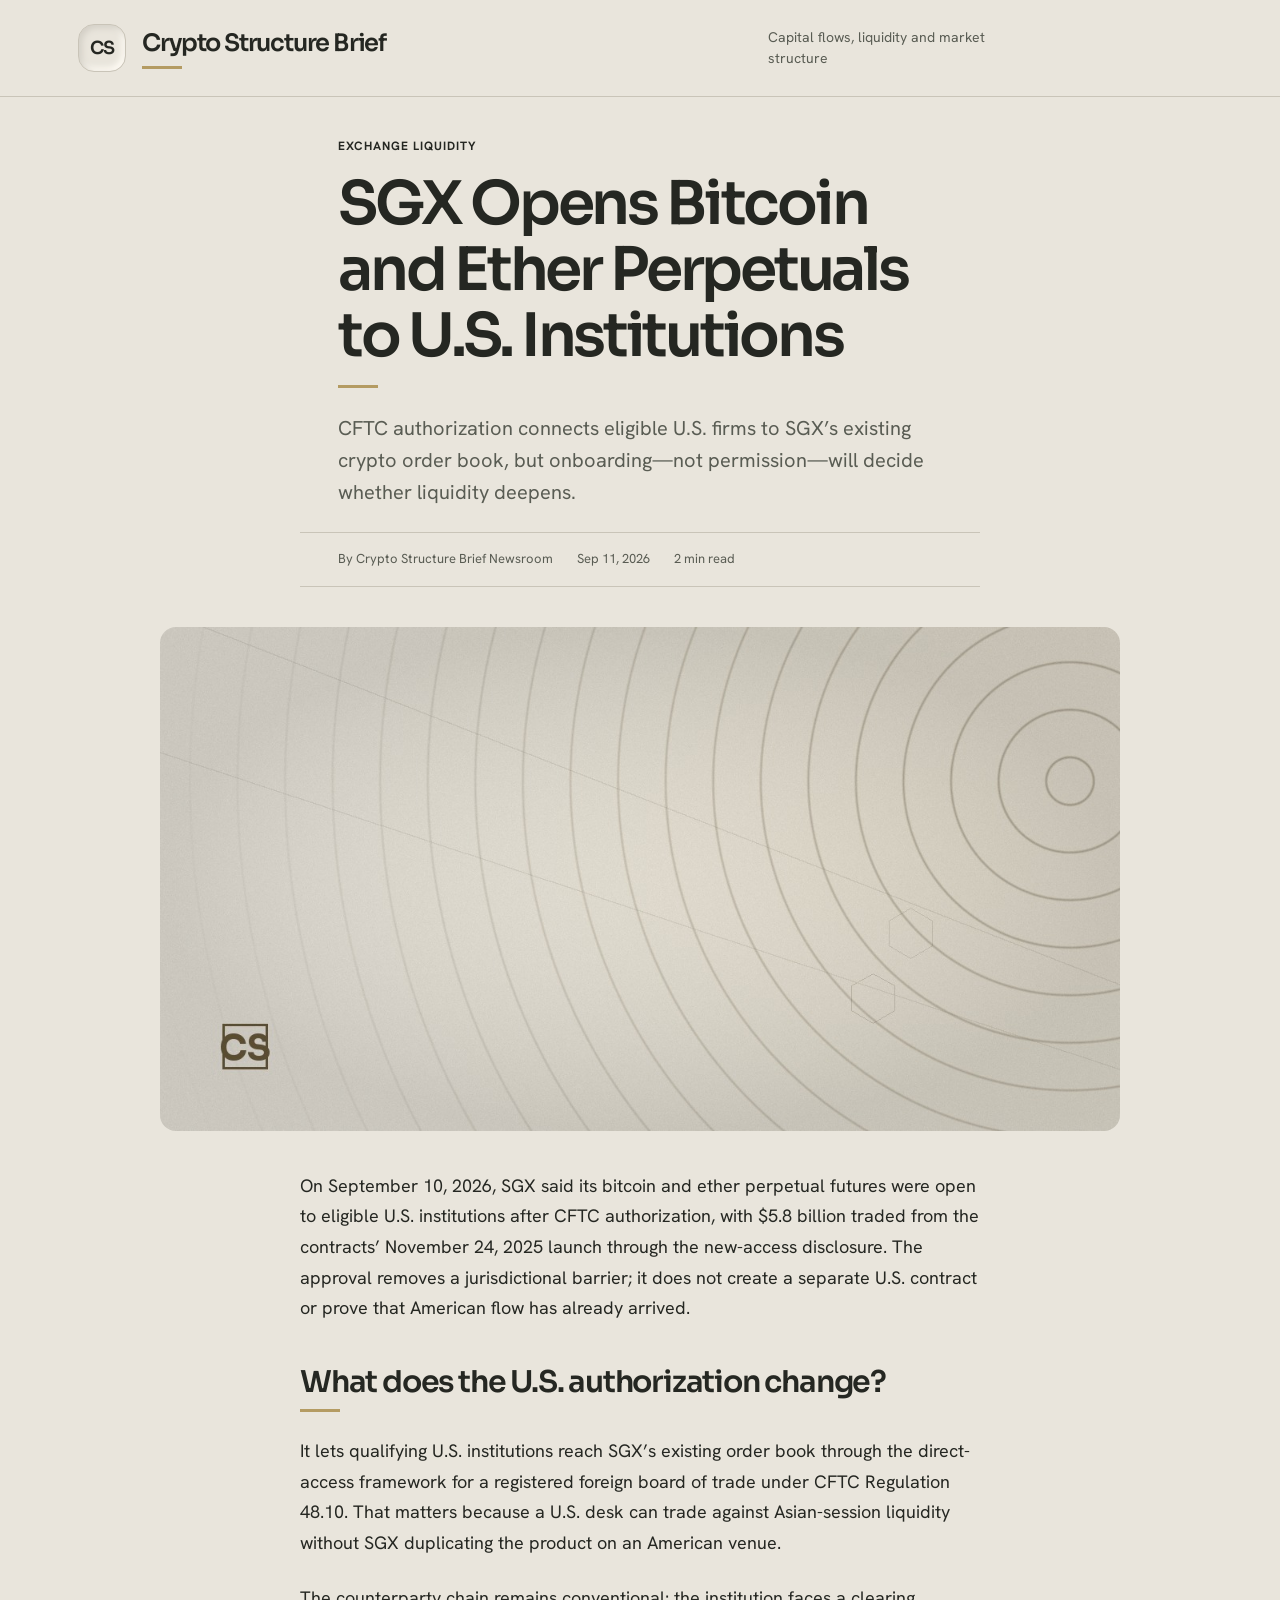
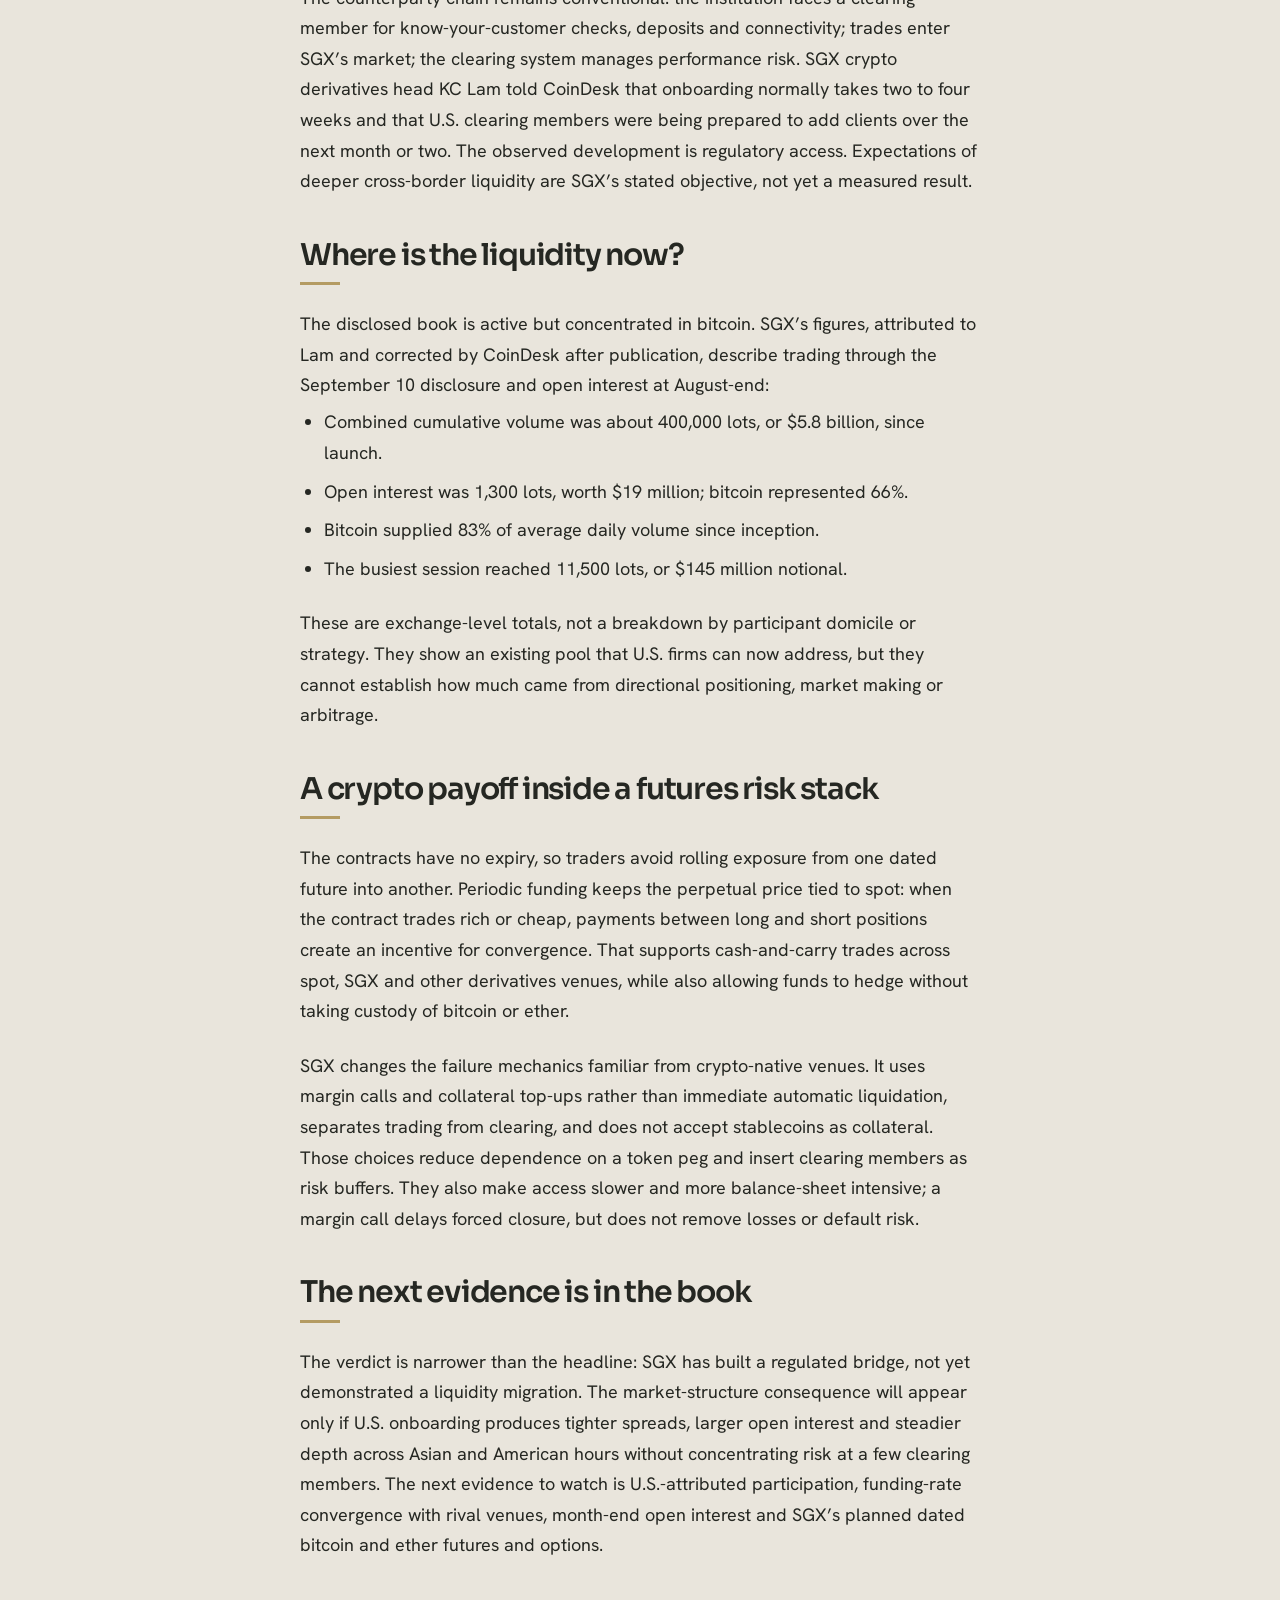
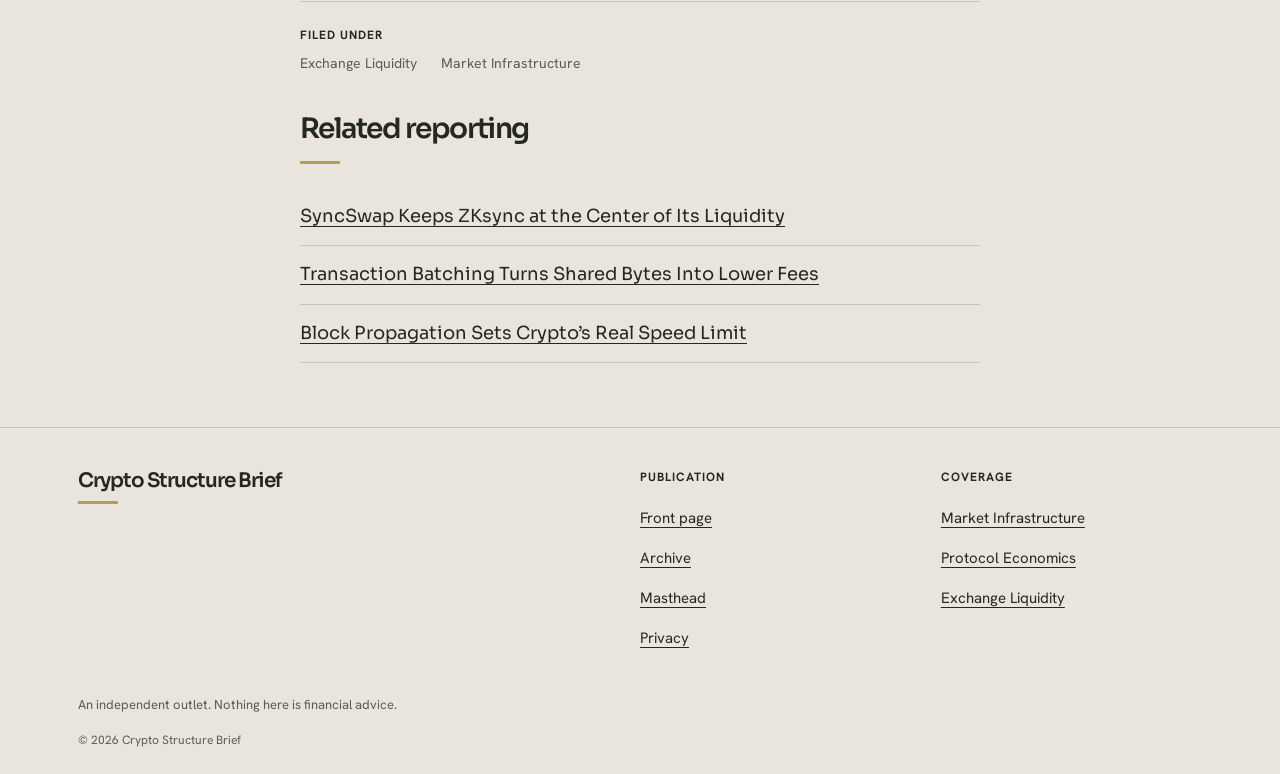
<file: sgx-opens-bitcoin-and-ether-perpetuals-to-u-s-institutions/index.html>
<!doctype html>
<html lang="en-GB" data-mode="light">
<head>
<meta charset="utf-8">
<meta name="viewport" content="width=device-width, initial-scale=1">
<title>SGX Bitcoin and Ether Perpetuals Open to U.S. Institutions</title>
<meta name="description" content="CFTC authorization connects eligible U.S. firms to SGX’s existing crypto order book, but onboarding—not permission—will decide whether liquidity deepens.">
<link rel="canonical" href="https://ethereumblogs.github.io/sgx-opens-bitcoin-and-ether-perpetuals-to-u-s-institutions/">
<meta name="robots" content="index, follow, max-image-preview:large, max-snippet:-1"><meta name="theme-color" content="#e9e5dc">
<meta name="author" content="Crypto Structure Brief Newsroom"><meta property="og:type" content="article">
<meta property="og:site_name" content="Crypto Structure Brief">
<meta property="og:locale" content="en_GB">
<meta property="og:title" content="SGX Opens Bitcoin and Ether Perpetuals to U.S. Institutions">
<meta property="og:description" content="CFTC authorization connects eligible U.S. firms to SGX’s existing crypto order book, but onboarding—not permission—will decide whether liquidity deepens.">
<meta property="og:url" content="https://ethereumblogs.github.io/sgx-opens-bitcoin-and-ether-perpetuals-to-u-s-institutions/">
<meta property="og:image" content="https://ethereumblogs.github.io/assets/covers/sgx-opens-bitcoin-and-ether-perpetuals-to-u-s-institutions-og.jpg">
<meta property="og:image:width" content="1200">
<meta property="og:image:height" content="630">
<meta property="og:image:alt" content="SGX Opens Bitcoin and Ether Perpetuals to U.S. Institutions"><meta name="twitter:card" content="summary_large_image">
<meta name="twitter:title" content="SGX Opens Bitcoin and Ether Perpetuals to U.S. Institutions">
<meta name="twitter:description" content="CFTC authorization connects eligible U.S. firms to SGX’s existing crypto order book, but onboarding—not permission—will decide whether liquidity deepens.">
<meta property="article:published_time" content="2026-09-11T10:10:13+00:00">
<meta property="article:section" content="Market Infrastructure"><meta property="article:tag" content="Exchange Liquidity">
<meta property="article:tag" content="Market Infrastructure">
<link rel="preconnect" href="https://fonts.googleapis.com">
<link rel="preconnect" href="https://fonts.gstatic.com" crossorigin>
<link rel="stylesheet" href="https://fonts.googleapis.com/css2?family=Sora:wght@700&amp;family=Hanken+Grotesk:wght@400;500;600;700&amp;display=swap">
<link rel="stylesheet" href="/assets/s010e75fe0d.css">
<link rel="icon" href="/assets/favicon.png" type="image/png">
<link rel="apple-touch-icon" href="/assets/apple-touch-icon.png">
<link rel="alternate" type="application/rss+xml" title="Crypto Structure Brief" href="/feed.xml"><script type="application/ld+json">
{
  "@context": "https://schema.org",
  "@graph": [
    {
      "@type": "WebSite",
      "@id": "https://ethereumblogs.github.io/#website",
      "name": "Crypto Structure Brief",
      "url": "https://ethereumblogs.github.io/",
      "publisher": {
        "@id": "https://ethereumblogs.github.io/#org"
      },
      "inLanguage": "en-GB",
      "description": "Independent crypto news tracking capital flows, exchange liquidity, derivatives positioning and protocol activity for researchers and market analysts."
    },
    {
      "@type": "WebPage",
      "@id": "https://ethereumblogs.github.io/sgx-opens-bitcoin-and-ether-perpetuals-to-u-s-institutions/#webpage",
      "url": "https://ethereumblogs.github.io/sgx-opens-bitcoin-and-ether-perpetuals-to-u-s-institutions/",
      "name": "SGX Bitcoin and Ether Perpetuals Open to U.S. Institutions",
      "isPartOf": {
        "@id": "https://ethereumblogs.github.io/#website"
      },
      "inLanguage": "en-GB"
    },
    {
      "@type": "Article",
      "@id": "https://ethereumblogs.github.io/sgx-opens-bitcoin-and-ether-perpetuals-to-u-s-institutions/#article",
      "headline": "SGX Opens Bitcoin and Ether Perpetuals to U.S. Institutions",
      "isAccessibleForFree": true,
      "description": "CFTC authorization connects eligible U.S. firms to SGX’s existing crypto order book, but onboarding—not permission—will decide whether liquidity deepens.",
      "datePublished": "2026-09-11T10:10:13+00:00",
      "dateModified": "2026-09-11T10:10:13+00:00",
      "url": "https://ethereumblogs.github.io/sgx-opens-bitcoin-and-ether-perpetuals-to-u-s-institutions/",
      "mainEntityOfPage": {
        "@id": "https://ethereumblogs.github.io/sgx-opens-bitcoin-and-ether-perpetuals-to-u-s-institutions/#webpage"
      },
      "inLanguage": "en-GB",
      "author": {
        "@type": "Organization",
        "@id": "https://ethereumblogs.github.io/#editorial",
        "name": "Crypto Structure Brief Newsroom",
        "parentOrganization": {
          "@id": "https://ethereumblogs.github.io/#org"
        }
      },
      "publisher": {
        "@id": "https://ethereumblogs.github.io/#org"
      },
      "keywords": "Exchange Liquidity, Market Infrastructure",
      "articleSection": "Exchange Liquidity",
      "wordCount": 533,
      "image": {
        "@type": "ImageObject",
        "url": "https://ethereumblogs.github.io/assets/covers/sgx-opens-bitcoin-and-ether-perpetuals-to-u-s-institutions.jpg",
        "width": 1200,
        "height": 630
      }
    },
    {
      "@type": "BreadcrumbList",
      "itemListElement": [
        {
          "@type": "ListItem",
          "position": 1,
          "name": "Home",
          "item": "https://ethereumblogs.github.io/"
        },
        {
          "@type": "ListItem",
          "position": 2,
          "name": "SGX Opens Bitcoin and Ether Perpetuals to U.S. Institutions",
          "item": "https://ethereumblogs.github.io/sgx-opens-bitcoin-and-ether-perpetuals-to-u-s-institutions/"
        }
      ]
    },
    {
      "@type": "Organization",
      "@id": "https://ethereumblogs.github.io/#org",
      "name": "Crypto Structure Brief",
      "url": "https://ethereumblogs.github.io/",
      "logo": {
        "@type": "ImageObject",
        "url": "https://ethereumblogs.github.io/assets/apple-touch-icon.png"
      },
      "image": {
        "@type": "ImageObject",
        "url": "https://ethereumblogs.github.io/assets/og.jpg",
        "width": 1200,
        "height": 630
      }
    }
  ]
}
</script>
</head>
<body data-page="post">
<a class="se1f4159" href="#main">Skip to content</a>
<header class="se06ccae">
  <div class="s42ad1de s84e03f3">
    <a class="sd62ac76" href="/" aria-label="Crypto Structure Brief home">
      <span class="s4290800" aria-hidden="true">CS</span>
      <span class="s3a270ac">Crypto Structure Brief</span>
    </a>
    <p class="s43eae37">Capital flows, liquidity and market structure</p>
  </div>
</header>

<main id="main">
<article class="s42ad1de s46c39ab">
  <header class="s4d28199">
    <p class="s08fdac7">Exchange Liquidity</p>
    <h1 class="s4974cd1 s0e10e79">SGX Opens Bitcoin and Ether Perpetuals to U.S. Institutions</h1>
    <p class="s326eca2">CFTC authorization connects eligible U.S. firms to SGX’s existing crypto order book, but onboarding—not permission—will decide whether liquidity deepens.</p>
    <div class="s50c39c7">
      <span>By Crypto Structure Brief Newsroom</span>
      <time datetime="2026-09-11T10:10:13+00:00">Sep 11, 2026</time>
      <span>2 min read</span>
    </div>
  </header>
  <figure class="s1562479">
    <img src="/assets/covers/sgx-opens-bitcoin-and-ether-perpetuals-to-u-s-institutions.jpg" alt="SGX Opens Bitcoin and Ether Perpetuals to U.S. Institutions" width="1200" height="630" decoding="async" fetchpriority="high">
  </figure>
  <div class="s0f2c207 s99d3d12"><p>On September 10, 2026, SGX said its bitcoin and ether perpetual futures were open to eligible U.S. institutions after CFTC authorization, with $5.8 billion traded from the contracts’ November 24, 2025 launch through the new-access disclosure. The approval removes a jurisdictional barrier; it does not create a separate U.S. contract or prove that American flow has already arrived.</p>

<h2>What does the U.S. authorization change?</h2>
<p>It lets qualifying U.S. institutions reach SGX’s existing order book through the direct-access framework for a registered foreign board of trade under CFTC Regulation 48.10. That matters because a U.S. desk can trade against Asian-session liquidity without SGX duplicating the product on an American venue.</p>
<p>The counterparty chain remains conventional: the institution faces a clearing member for know-your-customer checks, deposits and connectivity; trades enter SGX’s market; the clearing system manages performance risk. SGX crypto derivatives head KC Lam told CoinDesk that onboarding normally takes two to four weeks and that U.S. clearing members were being prepared to add clients over the next month or two. The observed development is regulatory access. Expectations of deeper cross-border liquidity are SGX’s stated objective, not yet a measured result.</p>

<h2>Where is the liquidity now?</h2>
<p>The disclosed book is active but concentrated in bitcoin. SGX’s figures, attributed to Lam and corrected by CoinDesk after publication, describe trading through the September 10 disclosure and open interest at August-end:</p>
<ul>
<li>Combined cumulative volume was about 400,000 lots, or $5.8 billion, since launch.</li>
<li>Open interest was 1,300 lots, worth $19 million; bitcoin represented 66%.</li>
<li>Bitcoin supplied 83% of average daily volume since inception.</li>
<li>The busiest session reached 11,500 lots, or $145 million notional.</li>
</ul>
<p>These are exchange-level totals, not a breakdown by participant domicile or strategy. They show an existing pool that U.S. firms can now address, but they cannot establish how much came from directional positioning, market making or arbitrage.</p>

<h2>A crypto payoff inside a futures risk stack</h2>
<p>The contracts have no expiry, so traders avoid rolling exposure from one dated future into another. Periodic funding keeps the perpetual price tied to spot: when the contract trades rich or cheap, payments between long and short positions create an incentive for convergence. That supports cash-and-carry trades across spot, SGX and other derivatives venues, while also allowing funds to hedge without taking custody of bitcoin or ether.</p>
<p>SGX changes the failure mechanics familiar from crypto-native venues. It uses margin calls and collateral top-ups rather than immediate automatic liquidation, separates trading from clearing, and does not accept stablecoins as collateral. Those choices reduce dependence on a token peg and insert clearing members as risk buffers. They also make access slower and more balance-sheet intensive; a margin call delays forced closure, but does not remove losses or default risk.</p>

<h2>The next evidence is in the book</h2>
<p>The verdict is narrower than the headline: SGX has built a regulated bridge, not yet demonstrated a liquidity migration. The market-structure consequence will appear only if U.S. onboarding produces tighter spreads, larger open interest and steadier depth across Asian and American hours without concentrating risk at a few clearing members. The next evidence to watch is U.S.-attributed participation, funding-rate convergence with rival venues, month-end open interest and SGX’s planned dated bitcoin and ether futures and options.</p></div>
  <section class="sfff9d48" aria-label="Article topics">
    <h2 class="s0e94f1e">Filed under</h2>
    <ul class="s668eec3">
      <li class="s1aa102e">Exchange Liquidity</li>
      <li class="s1aa102e">Market Infrastructure</li>
    </ul>
  </section>
  <section class="s5f1341f" aria-labelledby="cs-related-title">
    <h2 class="s4974cd1 s3aa9319" id="cs-related-title">Related reporting</h2>
    <ul class="s7cbf0eb">
      <li class="s06abdf7"><a href="/syncswap-keeps-zksync-at-the-center-of-its-liquidity/">SyncSwap Keeps ZKsync at the Center of Its Liquidity</a></li>
      <li class="s06abdf7"><a href="/transaction-batching-turns-shared-bytes-into-lower-fees/">Transaction Batching Turns Shared Bytes Into Lower Fees</a></li>
      <li class="s06abdf7"><a href="/block-propagation-sets-cryptos-real-speed-limit/">Block Propagation Sets Crypto’s Real Speed Limit</a></li>
    </ul>
  </section>
</article>
</main>

<footer class="s4c6b808">
  <div class="s42ad1de">
    <div class="s9f48bbf">
      <p class="sacc9a5a">Crypto Structure Brief</p>
      <nav class="sd651a77" aria-label="Publication">
        <h2 class="s0e94f1e">Publication</h2>
        <ul class="s0c864b0">
          <li><a href="/">Front page</a></li>
          <li><a href="/archive/">Archive</a></li>
          <li><a href="/about/">Masthead</a></li>
          <li><a href="/privacy/">Privacy</a></li>
        </ul>
      </nav>
      <nav class="sd651a77" aria-label="Coverage">
        <h2 class="s0e94f1e">Coverage</h2>
        <ul class="s0c864b0">
          <li><a href="/topics/market-infrastructure/">Market Infrastructure</a></li>
          <li><a href="/topics/protocol-economics/">Protocol Economics</a></li>
          <li><a href="/topics/exchange-liquidity/">Exchange Liquidity</a></li>
        </ul>
      </nav>
    </div>
    <p class="s9874672">An independent outlet. Nothing here is financial advice.</p>
    <p class="sfa896e2">© 2026 Crypto Structure Brief</p>
  </div>
</footer>
</body>
</html>
</file>
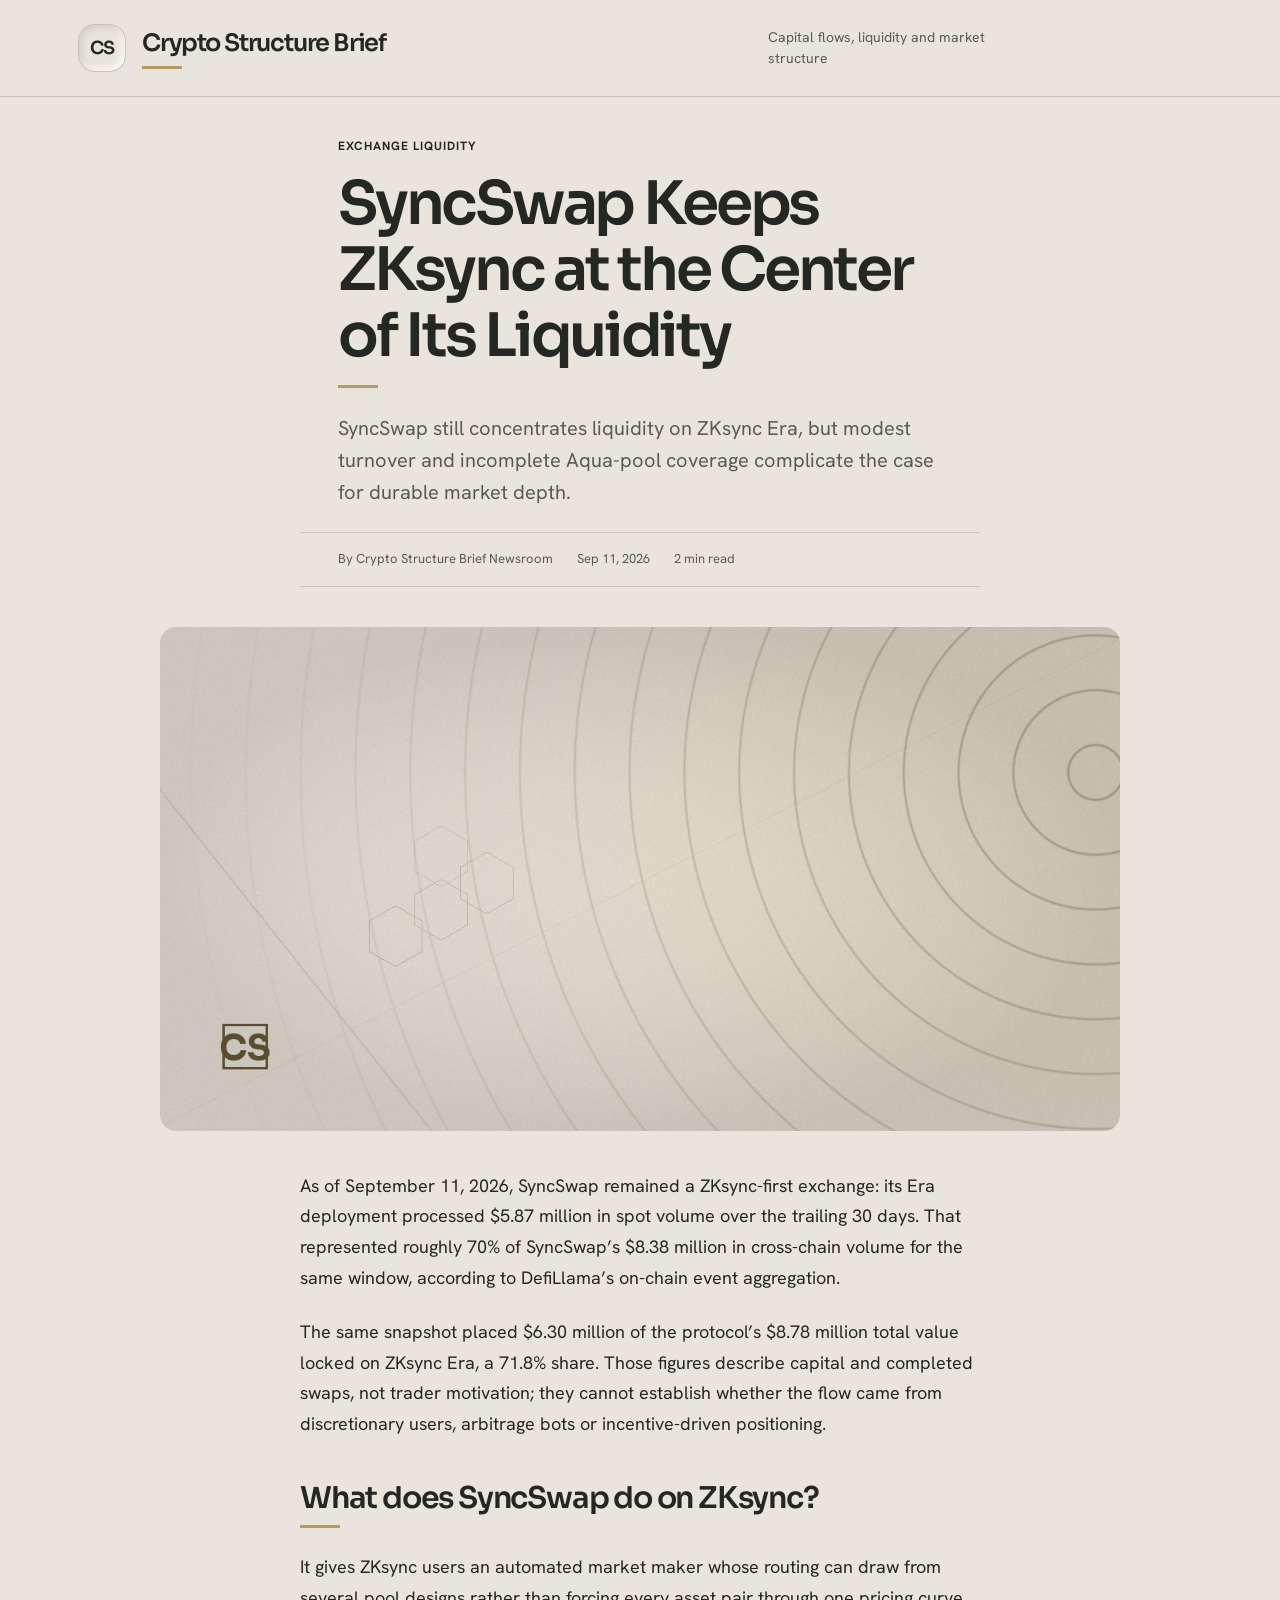
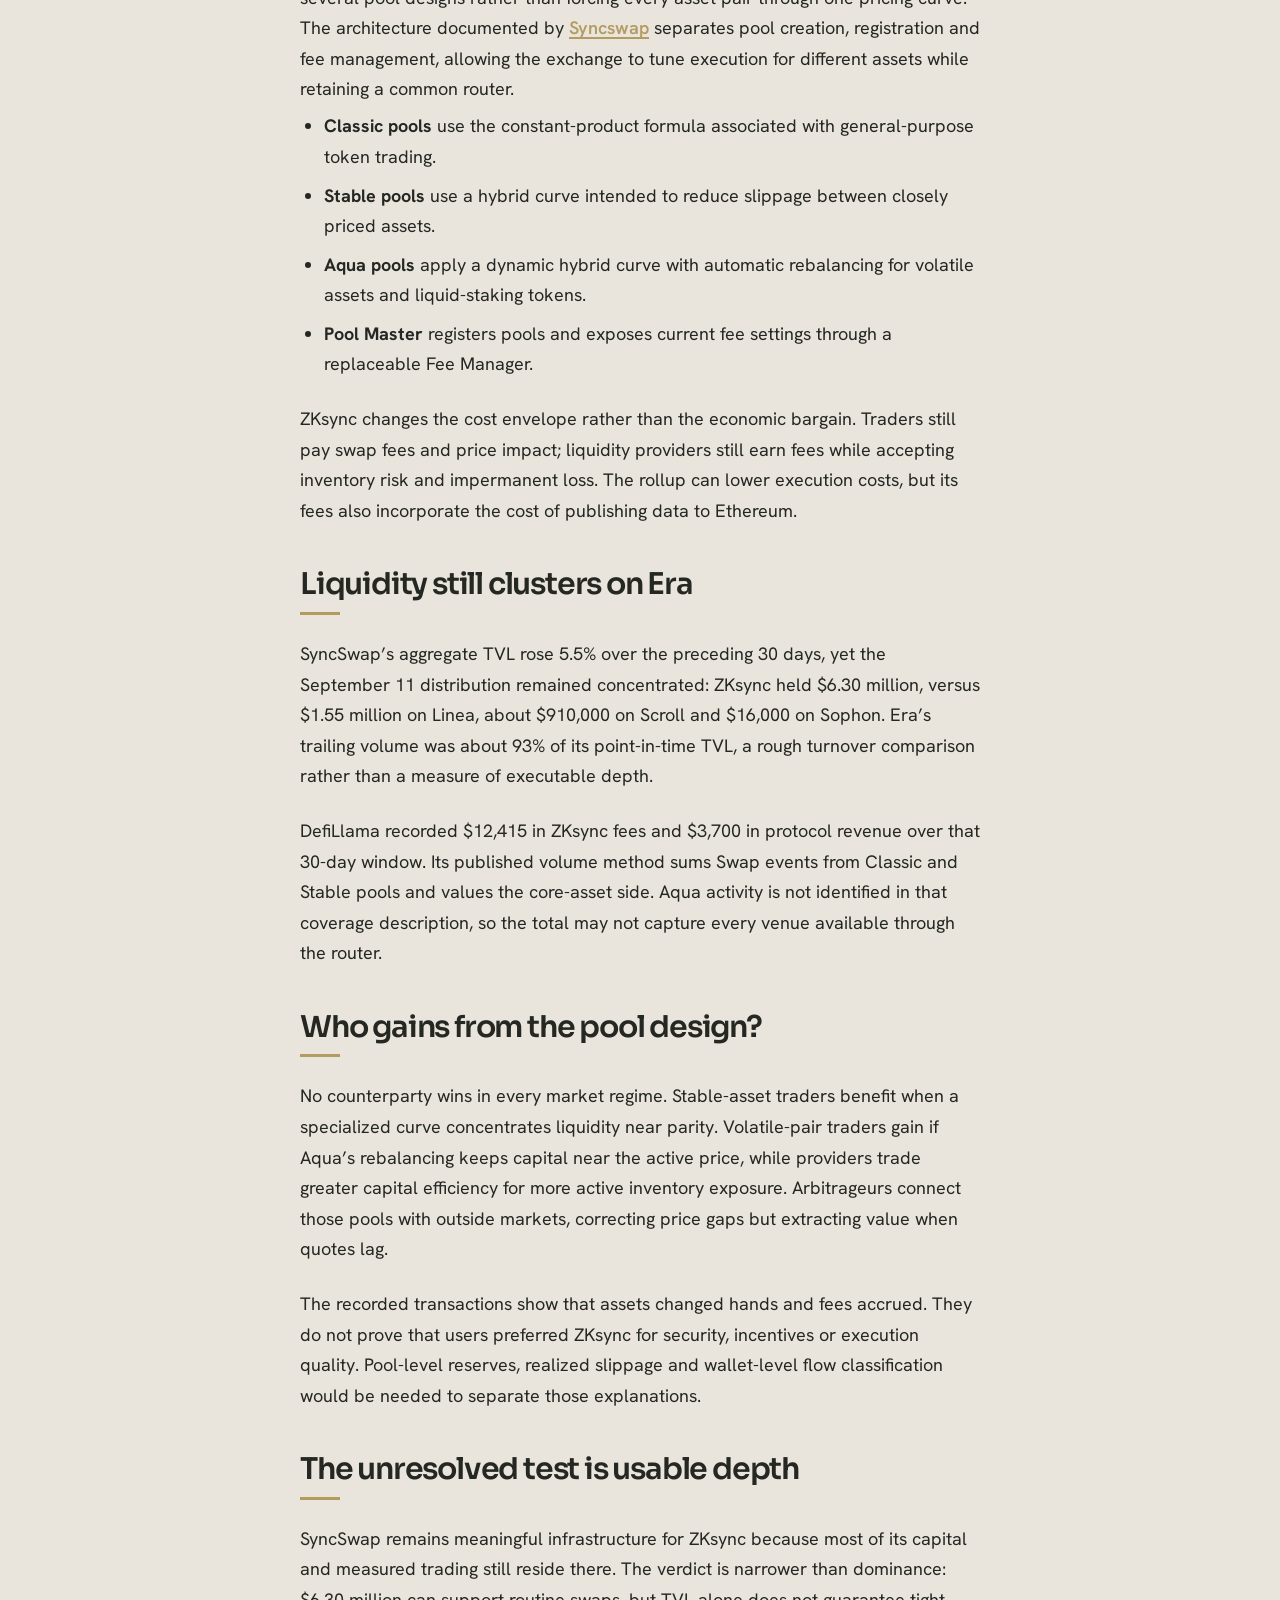
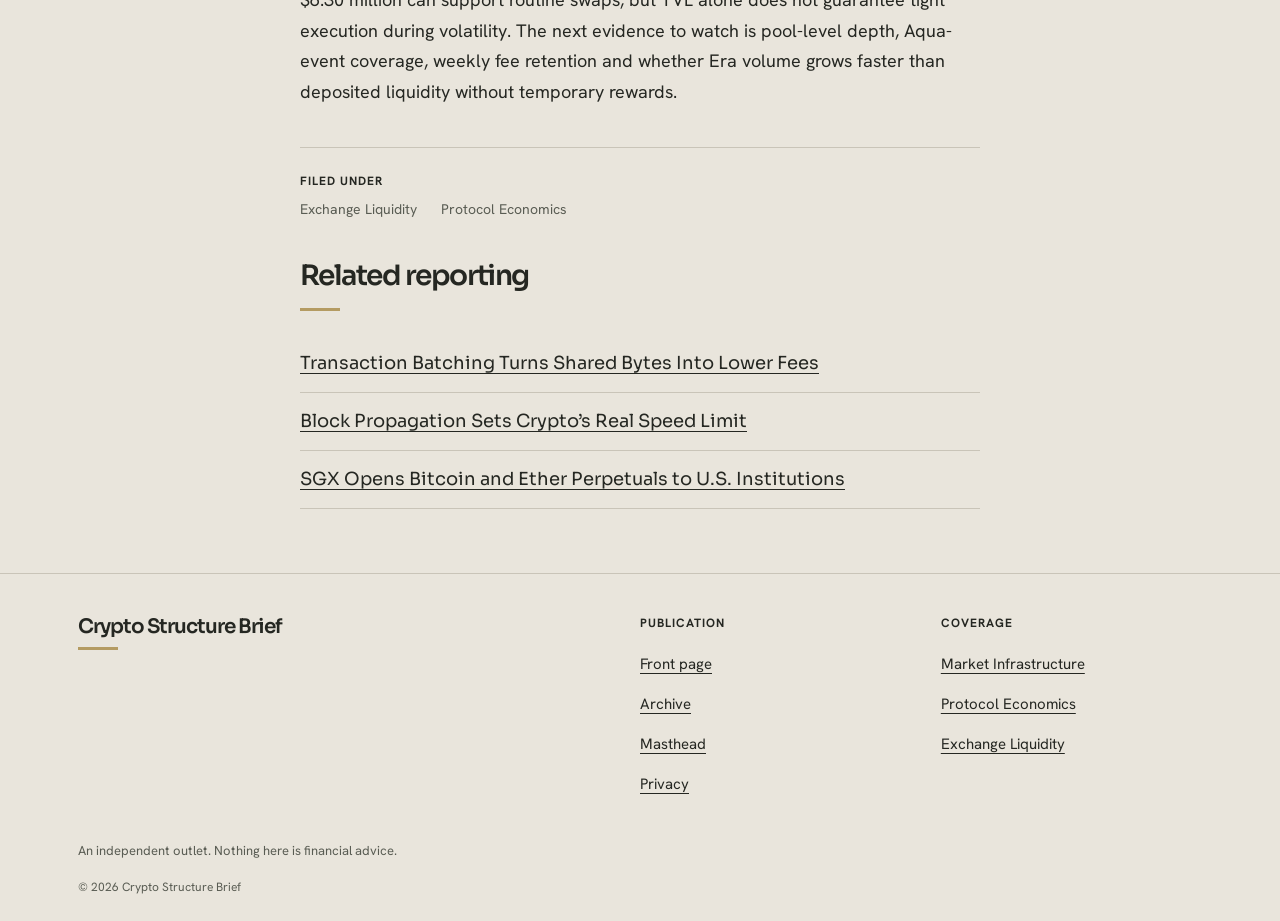
<file: syncswap-keeps-zksync-at-the-center-of-its-liquidity/index.html>
<!doctype html>
<html lang="en-GB" data-mode="light">
<head>
<meta charset="utf-8">
<meta name="viewport" content="width=device-width, initial-scale=1">
<title>SyncSwap on ZKsync: Liquidity, Volume and Pool Design</title>
<meta name="description" content="SyncSwap still concentrates liquidity on ZKsync Era, but modest turnover and incomplete Aqua-pool coverage complicate the case for durable market depth.">
<link rel="canonical" href="https://ethereumblogs.github.io/syncswap-keeps-zksync-at-the-center-of-its-liquidity/">
<meta name="robots" content="index, follow, max-image-preview:large, max-snippet:-1"><meta name="theme-color" content="#e9e5dc">
<meta name="author" content="Crypto Structure Brief Newsroom"><meta property="og:type" content="article">
<meta property="og:site_name" content="Crypto Structure Brief">
<meta property="og:locale" content="en_GB">
<meta property="og:title" content="SyncSwap Keeps ZKsync at the Center of Its Liquidity">
<meta property="og:description" content="SyncSwap still concentrates liquidity on ZKsync Era, but modest turnover and incomplete Aqua-pool coverage complicate the case for durable market depth.">
<meta property="og:url" content="https://ethereumblogs.github.io/syncswap-keeps-zksync-at-the-center-of-its-liquidity/">
<meta property="og:image" content="https://ethereumblogs.github.io/assets/covers/syncswap-keeps-zksync-at-the-center-of-its-liquidity-og.jpg">
<meta property="og:image:width" content="1200">
<meta property="og:image:height" content="630">
<meta property="og:image:alt" content="SyncSwap Keeps ZKsync at the Center of Its Liquidity"><meta name="twitter:card" content="summary_large_image">
<meta name="twitter:title" content="SyncSwap Keeps ZKsync at the Center of Its Liquidity">
<meta name="twitter:description" content="SyncSwap still concentrates liquidity on ZKsync Era, but modest turnover and incomplete Aqua-pool coverage complicate the case for durable market depth.">
<meta property="article:published_time" content="2026-09-11T17:41:04+00:00">
<meta property="article:section" content="Exchange Liquidity"><meta property="article:tag" content="Exchange Liquidity">
<meta property="article:tag" content="Protocol Economics">
<link rel="preconnect" href="https://fonts.googleapis.com">
<link rel="preconnect" href="https://fonts.gstatic.com" crossorigin>
<link rel="stylesheet" href="https://fonts.googleapis.com/css2?family=Sora:wght@700&amp;family=Hanken+Grotesk:wght@400;500;600;700&amp;display=swap">
<link rel="stylesheet" href="/assets/s010e75fe0d.css">
<link rel="icon" href="/assets/favicon.png" type="image/png">
<link rel="apple-touch-icon" href="/assets/apple-touch-icon.png">
<link rel="alternate" type="application/rss+xml" title="Crypto Structure Brief" href="/feed.xml"><script type="application/ld+json">
{
  "@context": "https://schema.org",
  "@graph": [
    {
      "@type": "WebSite",
      "@id": "https://ethereumblogs.github.io/#website",
      "name": "Crypto Structure Brief",
      "url": "https://ethereumblogs.github.io/",
      "publisher": {
        "@id": "https://ethereumblogs.github.io/#org"
      },
      "inLanguage": "en-GB",
      "description": "Independent crypto news tracking capital flows, exchange liquidity, derivatives positioning and protocol activity for researchers and market analysts."
    },
    {
      "@type": "WebPage",
      "@id": "https://ethereumblogs.github.io/syncswap-keeps-zksync-at-the-center-of-its-liquidity/#webpage",
      "url": "https://ethereumblogs.github.io/syncswap-keeps-zksync-at-the-center-of-its-liquidity/",
      "name": "SyncSwap on ZKsync: Liquidity, Volume and Pool Design",
      "isPartOf": {
        "@id": "https://ethereumblogs.github.io/#website"
      },
      "inLanguage": "en-GB"
    },
    {
      "@type": "Article",
      "@id": "https://ethereumblogs.github.io/syncswap-keeps-zksync-at-the-center-of-its-liquidity/#article",
      "headline": "SyncSwap Keeps ZKsync at the Center of Its Liquidity",
      "isAccessibleForFree": true,
      "description": "SyncSwap still concentrates liquidity on ZKsync Era, but modest turnover and incomplete Aqua-pool coverage complicate the case for durable market depth.",
      "datePublished": "2026-09-11T17:41:04+00:00",
      "dateModified": "2026-09-11T17:41:04+00:00",
      "url": "https://ethereumblogs.github.io/syncswap-keeps-zksync-at-the-center-of-its-liquidity/",
      "mainEntityOfPage": {
        "@id": "https://ethereumblogs.github.io/syncswap-keeps-zksync-at-the-center-of-its-liquidity/#webpage"
      },
      "inLanguage": "en-GB",
      "author": {
        "@type": "Organization",
        "@id": "https://ethereumblogs.github.io/#editorial",
        "name": "Crypto Structure Brief Newsroom",
        "parentOrganization": {
          "@id": "https://ethereumblogs.github.io/#org"
        }
      },
      "publisher": {
        "@id": "https://ethereumblogs.github.io/#org"
      },
      "keywords": "Exchange Liquidity, Protocol Economics",
      "articleSection": "Exchange Liquidity",
      "wordCount": 537,
      "image": {
        "@type": "ImageObject",
        "url": "https://ethereumblogs.github.io/assets/covers/syncswap-keeps-zksync-at-the-center-of-its-liquidity.jpg",
        "width": 1200,
        "height": 630
      }
    },
    {
      "@type": "BreadcrumbList",
      "itemListElement": [
        {
          "@type": "ListItem",
          "position": 1,
          "name": "Home",
          "item": "https://ethereumblogs.github.io/"
        },
        {
          "@type": "ListItem",
          "position": 2,
          "name": "SyncSwap Keeps ZKsync at the Center of Its Liquidity",
          "item": "https://ethereumblogs.github.io/syncswap-keeps-zksync-at-the-center-of-its-liquidity/"
        }
      ]
    },
    {
      "@type": "Organization",
      "@id": "https://ethereumblogs.github.io/#org",
      "name": "Crypto Structure Brief",
      "url": "https://ethereumblogs.github.io/",
      "logo": {
        "@type": "ImageObject",
        "url": "https://ethereumblogs.github.io/assets/apple-touch-icon.png"
      },
      "image": {
        "@type": "ImageObject",
        "url": "https://ethereumblogs.github.io/assets/og.jpg",
        "width": 1200,
        "height": 630
      }
    }
  ]
}
</script>
</head>
<body data-page="post">
<a class="se1f4159" href="#main">Skip to content</a>
<header class="se06ccae">
  <div class="s42ad1de s84e03f3">
    <a class="sd62ac76" href="/" aria-label="Crypto Structure Brief home">
      <span class="s4290800" aria-hidden="true">CS</span>
      <span class="s3a270ac">Crypto Structure Brief</span>
    </a>
    <p class="s43eae37">Capital flows, liquidity and market structure</p>
  </div>
</header>

<main id="main">
<article class="s42ad1de s46c39ab">
  <header class="s4d28199">
    <p class="s08fdac7">Exchange Liquidity</p>
    <h1 class="s4974cd1 s0e10e79">SyncSwap Keeps ZKsync at the Center of Its Liquidity</h1>
    <p class="s326eca2">SyncSwap still concentrates liquidity on ZKsync Era, but modest turnover and incomplete Aqua-pool coverage complicate the case for durable market depth.</p>
    <div class="s50c39c7">
      <span>By Crypto Structure Brief Newsroom</span>
      <time datetime="2026-09-11T17:41:04+00:00">Sep 11, 2026</time>
      <span>2 min read</span>
    </div>
  </header>
  <figure class="s1562479">
    <img src="/assets/covers/syncswap-keeps-zksync-at-the-center-of-its-liquidity.jpg" alt="SyncSwap Keeps ZKsync at the Center of Its Liquidity" width="1200" height="630" decoding="async" fetchpriority="high">
  </figure>
  <div class="s0f2c207 s99d3d12"><p>As of September 11, 2026, SyncSwap remained a ZKsync-first exchange: its Era deployment processed $5.87 million in spot volume over the trailing 30 days. That represented roughly 70% of SyncSwap’s $8.38 million in cross-chain volume for the same window, according to DefiLlama’s on-chain event aggregation.</p>

<p>The same snapshot placed $6.30 million of the protocol’s $8.78 million total value locked on ZKsync Era, a 71.8% share. Those figures describe capital and completed swaps, not trader motivation; they cannot establish whether the flow came from discretionary users, arbitrage bots or incentive-driven positioning.</p>

<h2>What does SyncSwap do on ZKsync?</h2>

<p>It gives ZKsync users an automated market maker whose routing can draw from several pool designs rather than forcing every asset pair through one pricing curve. The architecture documented by <a href="https://syncswap.dev" rel="noopener">Syncswap</a> separates pool creation, registration and fee management, allowing the exchange to tune execution for different assets while retaining a common router.</p>

<ul>
<li><strong>Classic pools</strong> use the constant-product formula associated with general-purpose token trading.</li>
<li><strong>Stable pools</strong> use a hybrid curve intended to reduce slippage between closely priced assets.</li>
<li><strong>Aqua pools</strong> apply a dynamic hybrid curve with automatic rebalancing for volatile assets and liquid-staking tokens.</li>
<li><strong>Pool Master</strong> registers pools and exposes current fee settings through a replaceable Fee Manager.</li>
</ul>

<p>ZKsync changes the cost envelope rather than the economic bargain. Traders still pay swap fees and price impact; liquidity providers still earn fees while accepting inventory risk and impermanent loss. The rollup can lower execution costs, but its fees also incorporate the cost of publishing data to Ethereum.</p>

<h2>Liquidity still clusters on Era</h2>

<p>SyncSwap’s aggregate TVL rose 5.5% over the preceding 30 days, yet the September 11 distribution remained concentrated: ZKsync held $6.30 million, versus $1.55 million on Linea, about $910,000 on Scroll and $16,000 on Sophon. Era’s trailing volume was about 93% of its point-in-time TVL, a rough turnover comparison rather than a measure of executable depth.</p>

<p>DefiLlama recorded $12,415 in ZKsync fees and $3,700 in protocol revenue over that 30-day window. Its published volume method sums Swap events from Classic and Stable pools and values the core-asset side. Aqua activity is not identified in that coverage description, so the total may not capture every venue available through the router.</p>

<h2>Who gains from the pool design?</h2>

<p>No counterparty wins in every market regime. Stable-asset traders benefit when a specialized curve concentrates liquidity near parity. Volatile-pair traders gain if Aqua’s rebalancing keeps capital near the active price, while providers trade greater capital efficiency for more active inventory exposure. Arbitrageurs connect those pools with outside markets, correcting price gaps but extracting value when quotes lag.</p>

<p>The recorded transactions show that assets changed hands and fees accrued. They do not prove that users preferred ZKsync for security, incentives or execution quality. Pool-level reserves, realized slippage and wallet-level flow classification would be needed to separate those explanations.</p>

<h2>The unresolved test is usable depth</h2>

<p>SyncSwap remains meaningful infrastructure for ZKsync because most of its capital and measured trading still reside there. The verdict is narrower than dominance: $6.30 million can support routine swaps, but TVL alone does not guarantee tight execution during volatility. The next evidence to watch is pool-level depth, Aqua-event coverage, weekly fee retention and whether Era volume grows faster than deposited liquidity without temporary rewards.</p></div>
  <section class="sfff9d48" aria-label="Article topics">
    <h2 class="s0e94f1e">Filed under</h2>
    <ul class="s668eec3">
      <li class="s1aa102e">Exchange Liquidity</li>
      <li class="s1aa102e">Protocol Economics</li>
    </ul>
  </section>
  <section class="s5f1341f" aria-labelledby="cs-related-title">
    <h2 class="s4974cd1 s3aa9319" id="cs-related-title">Related reporting</h2>
    <ul class="s7cbf0eb">
      <li class="s06abdf7"><a href="/transaction-batching-turns-shared-bytes-into-lower-fees/">Transaction Batching Turns Shared Bytes Into Lower Fees</a></li>
      <li class="s06abdf7"><a href="/block-propagation-sets-cryptos-real-speed-limit/">Block Propagation Sets Crypto’s Real Speed Limit</a></li>
      <li class="s06abdf7"><a href="/sgx-opens-bitcoin-and-ether-perpetuals-to-u-s-institutions/">SGX Opens Bitcoin and Ether Perpetuals to U.S. Institutions</a></li>
    </ul>
  </section>
</article>
</main>

<footer class="s4c6b808">
  <div class="s42ad1de">
    <div class="s9f48bbf">
      <p class="sacc9a5a">Crypto Structure Brief</p>
      <nav class="sd651a77" aria-label="Publication">
        <h2 class="s0e94f1e">Publication</h2>
        <ul class="s0c864b0">
          <li><a href="/">Front page</a></li>
          <li><a href="/archive/">Archive</a></li>
          <li><a href="/about/">Masthead</a></li>
          <li><a href="/privacy/">Privacy</a></li>
        </ul>
      </nav>
      <nav class="sd651a77" aria-label="Coverage">
        <h2 class="s0e94f1e">Coverage</h2>
        <ul class="s0c864b0">
          <li><a href="/topics/market-infrastructure/">Market Infrastructure</a></li>
          <li><a href="/topics/protocol-economics/">Protocol Economics</a></li>
          <li><a href="/topics/exchange-liquidity/">Exchange Liquidity</a></li>
        </ul>
      </nav>
    </div>
    <p class="s9874672">An independent outlet. Nothing here is financial advice.</p>
    <p class="sfa896e2">© 2026 Crypto Structure Brief</p>
  </div>
</footer>
</body>
</html>
</file>
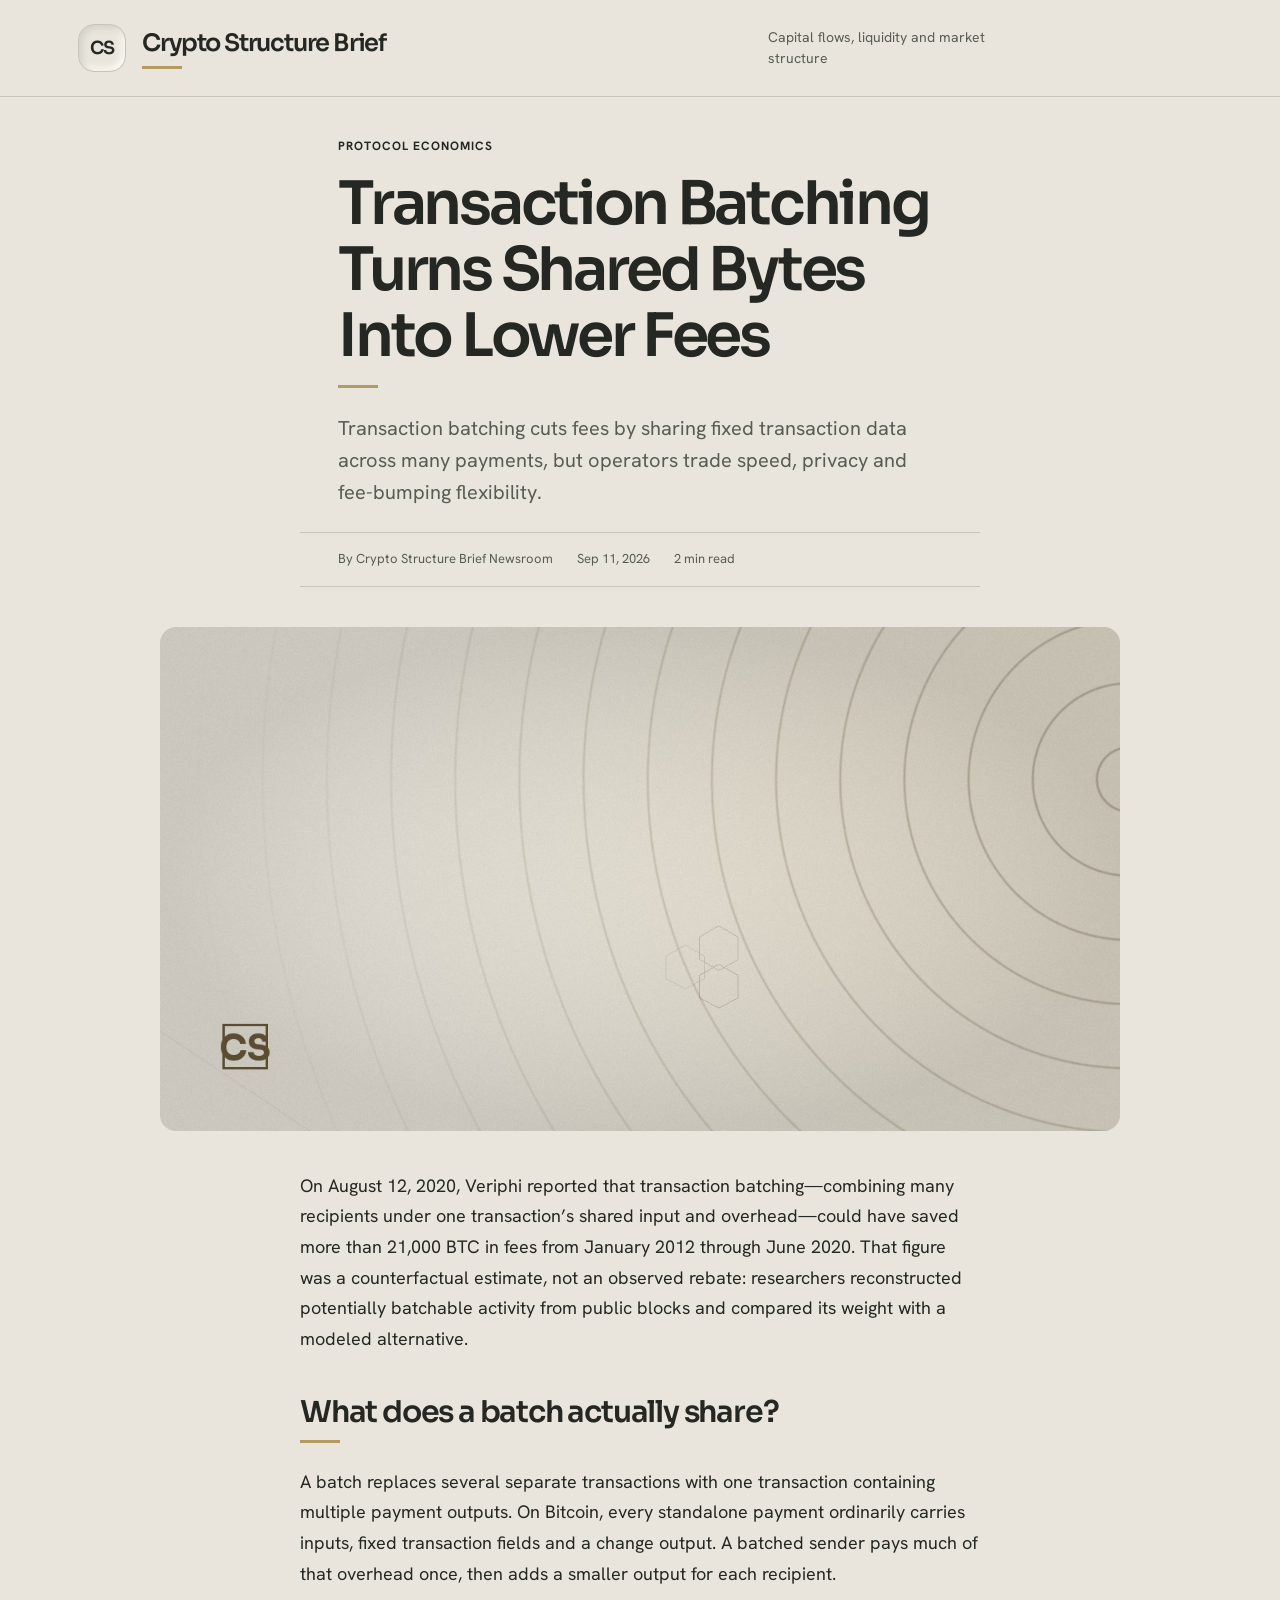
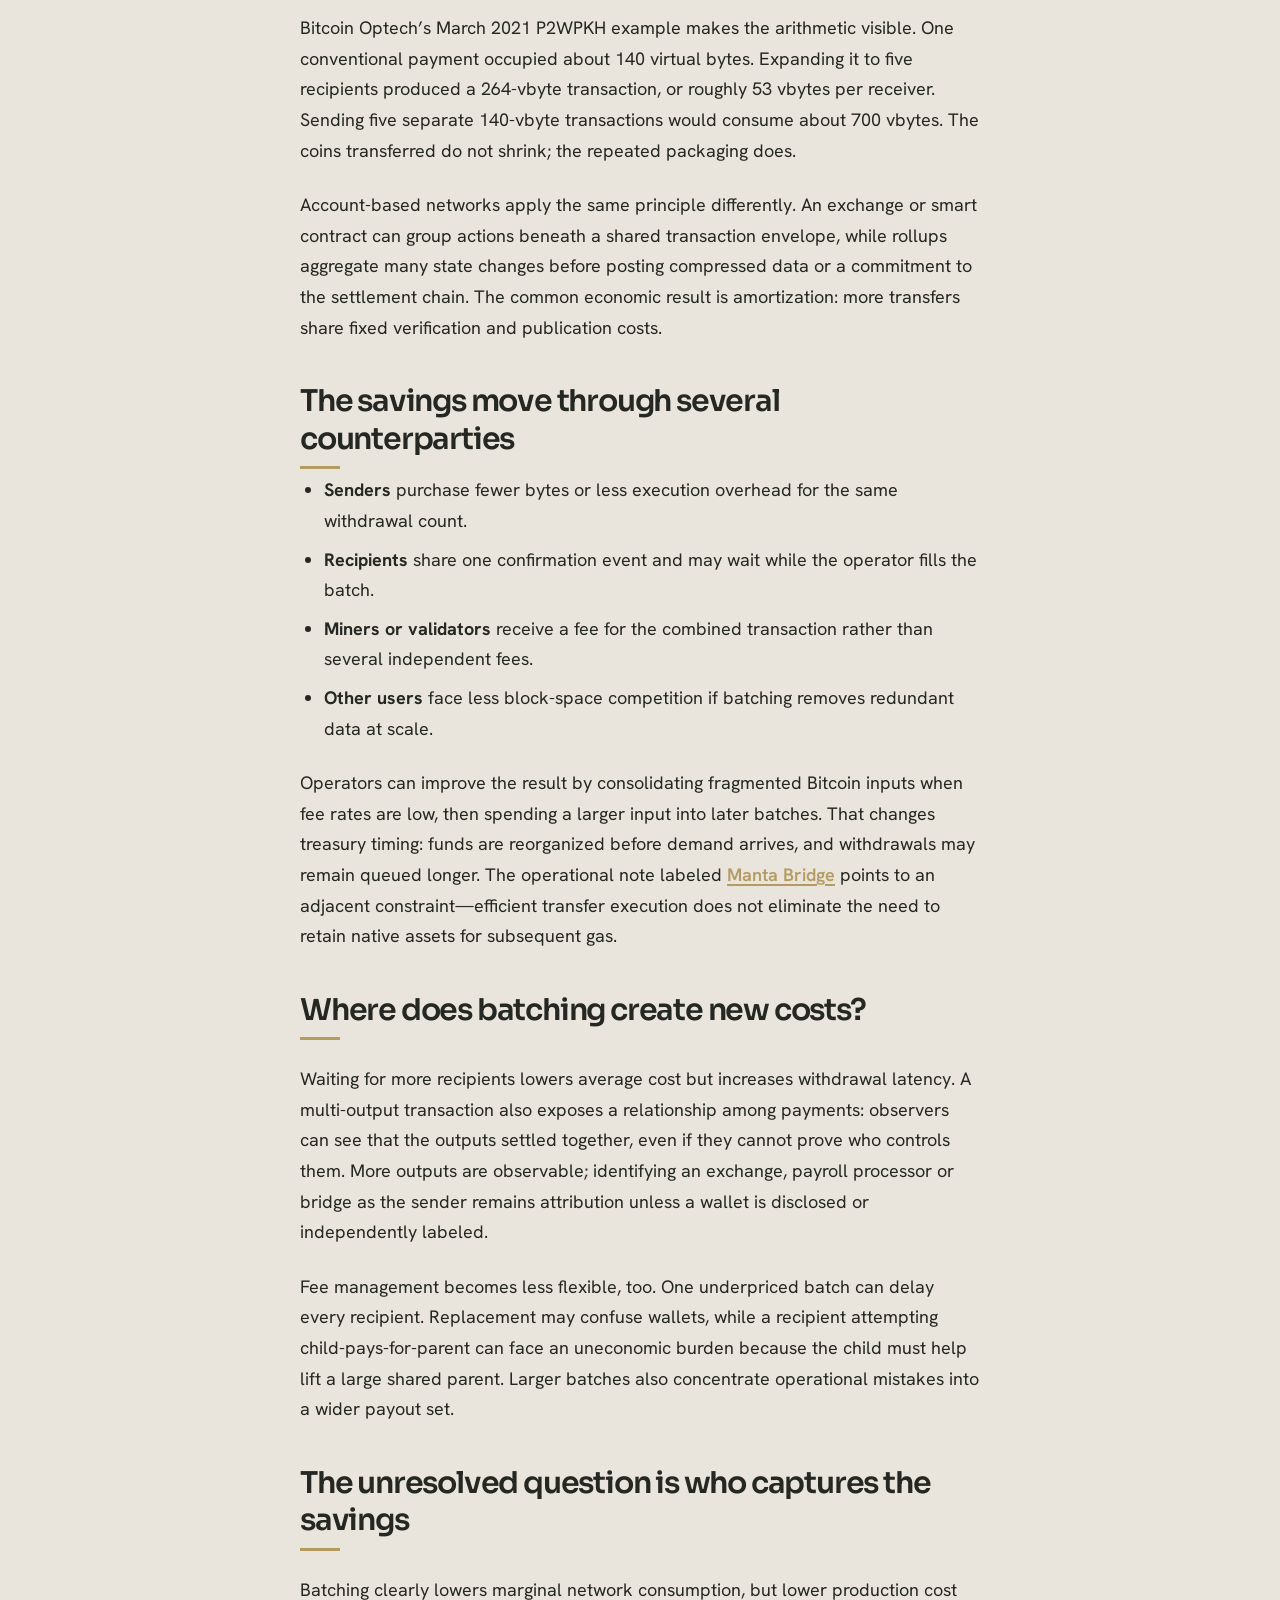
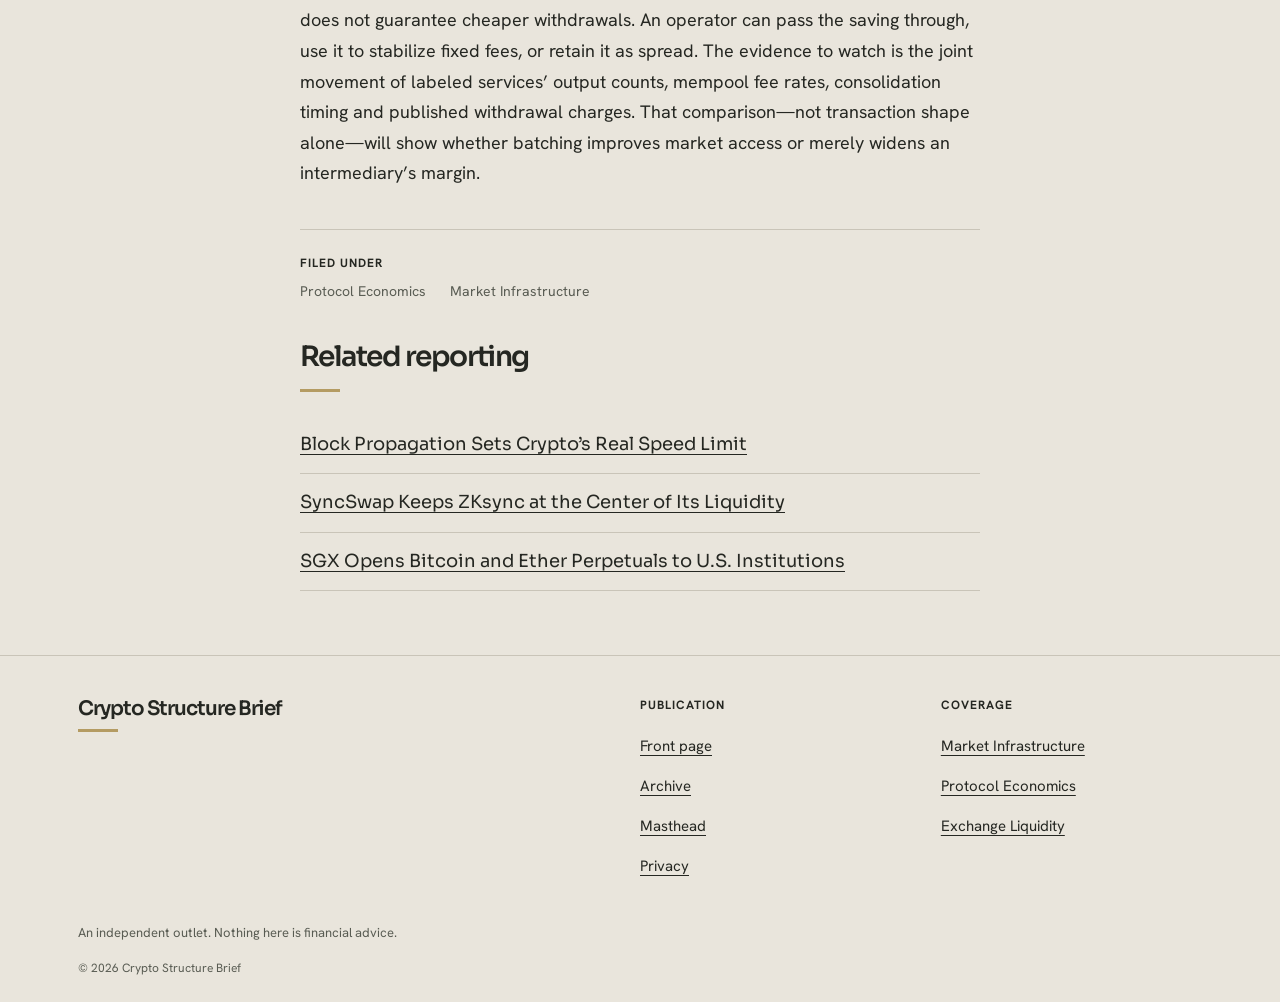
<file: transaction-batching-turns-shared-bytes-into-lower-fees/index.html>
<!doctype html>
<html lang="en-GB" data-mode="light">
<head>
<meta charset="utf-8">
<meta name="viewport" content="width=device-width, initial-scale=1">
<title>Transaction Batching: How Shared Bytes Cut Network Fees</title>
<meta name="description" content="Transaction batching cuts fees by sharing fixed transaction data across many payments, but operators trade speed, privacy and fee-bumping flexibility.">
<link rel="canonical" href="https://ethereumblogs.github.io/transaction-batching-turns-shared-bytes-into-lower-fees/">
<meta name="robots" content="index, follow, max-image-preview:large, max-snippet:-1"><meta name="theme-color" content="#e9e5dc">
<meta name="author" content="Crypto Structure Brief Newsroom"><meta property="og:type" content="article">
<meta property="og:site_name" content="Crypto Structure Brief">
<meta property="og:locale" content="en_GB">
<meta property="og:title" content="Transaction Batching Turns Shared Bytes Into Lower Fees">
<meta property="og:description" content="Transaction batching cuts fees by sharing fixed transaction data across many payments, but operators trade speed, privacy and fee-bumping flexibility.">
<meta property="og:url" content="https://ethereumblogs.github.io/transaction-batching-turns-shared-bytes-into-lower-fees/">
<meta property="og:image" content="https://ethereumblogs.github.io/assets/covers/transaction-batching-turns-shared-bytes-into-lower-fees-og.jpg">
<meta property="og:image:width" content="1200">
<meta property="og:image:height" content="630">
<meta property="og:image:alt" content="Transaction Batching Turns Shared Bytes Into Lower Fees"><meta name="twitter:card" content="summary_large_image">
<meta name="twitter:title" content="Transaction Batching Turns Shared Bytes Into Lower Fees">
<meta name="twitter:description" content="Transaction batching cuts fees by sharing fixed transaction data across many payments, but operators trade speed, privacy and fee-bumping flexibility.">
<meta property="article:published_time" content="2026-09-11T12:32:56+00:00">
<meta property="article:section" content="Market Infrastructure"><meta property="article:tag" content="Protocol Economics">
<meta property="article:tag" content="Market Infrastructure">
<link rel="preconnect" href="https://fonts.googleapis.com">
<link rel="preconnect" href="https://fonts.gstatic.com" crossorigin>
<link rel="stylesheet" href="https://fonts.googleapis.com/css2?family=Sora:wght@700&amp;family=Hanken+Grotesk:wght@400;500;600;700&amp;display=swap">
<link rel="stylesheet" href="/assets/s010e75fe0d.css">
<link rel="icon" href="/assets/favicon.png" type="image/png">
<link rel="apple-touch-icon" href="/assets/apple-touch-icon.png">
<link rel="alternate" type="application/rss+xml" title="Crypto Structure Brief" href="/feed.xml"><script type="application/ld+json">
{
  "@context": "https://schema.org",
  "@graph": [
    {
      "@type": "WebSite",
      "@id": "https://ethereumblogs.github.io/#website",
      "name": "Crypto Structure Brief",
      "url": "https://ethereumblogs.github.io/",
      "publisher": {
        "@id": "https://ethereumblogs.github.io/#org"
      },
      "inLanguage": "en-GB",
      "description": "Independent crypto news tracking capital flows, exchange liquidity, derivatives positioning and protocol activity for researchers and market analysts."
    },
    {
      "@type": "WebPage",
      "@id": "https://ethereumblogs.github.io/transaction-batching-turns-shared-bytes-into-lower-fees/#webpage",
      "url": "https://ethereumblogs.github.io/transaction-batching-turns-shared-bytes-into-lower-fees/",
      "name": "Transaction Batching: How Shared Bytes Cut Network Fees",
      "isPartOf": {
        "@id": "https://ethereumblogs.github.io/#website"
      },
      "inLanguage": "en-GB"
    },
    {
      "@type": "Article",
      "@id": "https://ethereumblogs.github.io/transaction-batching-turns-shared-bytes-into-lower-fees/#article",
      "headline": "Transaction Batching Turns Shared Bytes Into Lower Fees",
      "isAccessibleForFree": true,
      "description": "Transaction batching cuts fees by sharing fixed transaction data across many payments, but operators trade speed, privacy and fee-bumping flexibility.",
      "datePublished": "2026-09-11T12:32:56+00:00",
      "dateModified": "2026-09-11T12:32:56+00:00",
      "url": "https://ethereumblogs.github.io/transaction-batching-turns-shared-bytes-into-lower-fees/",
      "mainEntityOfPage": {
        "@id": "https://ethereumblogs.github.io/transaction-batching-turns-shared-bytes-into-lower-fees/#webpage"
      },
      "inLanguage": "en-GB",
      "author": {
        "@type": "Organization",
        "@id": "https://ethereumblogs.github.io/#editorial",
        "name": "Crypto Structure Brief Newsroom",
        "parentOrganization": {
          "@id": "https://ethereumblogs.github.io/#org"
        }
      },
      "publisher": {
        "@id": "https://ethereumblogs.github.io/#org"
      },
      "keywords": "Protocol Economics, Market Infrastructure",
      "articleSection": "Protocol Economics",
      "wordCount": 532,
      "image": {
        "@type": "ImageObject",
        "url": "https://ethereumblogs.github.io/assets/covers/transaction-batching-turns-shared-bytes-into-lower-fees.jpg",
        "width": 1200,
        "height": 630
      }
    },
    {
      "@type": "BreadcrumbList",
      "itemListElement": [
        {
          "@type": "ListItem",
          "position": 1,
          "name": "Home",
          "item": "https://ethereumblogs.github.io/"
        },
        {
          "@type": "ListItem",
          "position": 2,
          "name": "Transaction Batching Turns Shared Bytes Into Lower Fees",
          "item": "https://ethereumblogs.github.io/transaction-batching-turns-shared-bytes-into-lower-fees/"
        }
      ]
    },
    {
      "@type": "Organization",
      "@id": "https://ethereumblogs.github.io/#org",
      "name": "Crypto Structure Brief",
      "url": "https://ethereumblogs.github.io/",
      "logo": {
        "@type": "ImageObject",
        "url": "https://ethereumblogs.github.io/assets/apple-touch-icon.png"
      },
      "image": {
        "@type": "ImageObject",
        "url": "https://ethereumblogs.github.io/assets/og.jpg",
        "width": 1200,
        "height": 630
      }
    }
  ]
}
</script>
</head>
<body data-page="post">
<a class="se1f4159" href="#main">Skip to content</a>
<header class="se06ccae">
  <div class="s42ad1de s84e03f3">
    <a class="sd62ac76" href="/" aria-label="Crypto Structure Brief home">
      <span class="s4290800" aria-hidden="true">CS</span>
      <span class="s3a270ac">Crypto Structure Brief</span>
    </a>
    <p class="s43eae37">Capital flows, liquidity and market structure</p>
  </div>
</header>

<main id="main">
<article class="s42ad1de s46c39ab">
  <header class="s4d28199">
    <p class="s08fdac7">Protocol Economics</p>
    <h1 class="s4974cd1 s0e10e79">Transaction Batching Turns Shared Bytes Into Lower Fees</h1>
    <p class="s326eca2">Transaction batching cuts fees by sharing fixed transaction data across many payments, but operators trade speed, privacy and fee-bumping flexibility.</p>
    <div class="s50c39c7">
      <span>By Crypto Structure Brief Newsroom</span>
      <time datetime="2026-09-11T12:32:56+00:00">Sep 11, 2026</time>
      <span>2 min read</span>
    </div>
  </header>
  <figure class="s1562479">
    <img src="/assets/covers/transaction-batching-turns-shared-bytes-into-lower-fees.jpg" alt="Transaction Batching Turns Shared Bytes Into Lower Fees" width="1200" height="630" decoding="async" fetchpriority="high">
  </figure>
  <div class="s0f2c207 s99d3d12"><p>On August 12, 2020, Veriphi reported that transaction batching—combining many recipients under one transaction’s shared input and overhead—could have saved more than 21,000 BTC in fees from January 2012 through June 2020. That figure was a counterfactual estimate, not an observed rebate: researchers reconstructed potentially batchable activity from public blocks and compared its weight with a modeled alternative.</p>

<h2>What does a batch actually share?</h2>

<p>A batch replaces several separate transactions with one transaction containing multiple payment outputs. On Bitcoin, every standalone payment ordinarily carries inputs, fixed transaction fields and a change output. A batched sender pays much of that overhead once, then adds a smaller output for each recipient.</p>

<p>Bitcoin Optech’s March 2021 P2WPKH example makes the arithmetic visible. One conventional payment occupied about 140 virtual bytes. Expanding it to five recipients produced a 264-vbyte transaction, or roughly 53 vbytes per receiver. Sending five separate 140-vbyte transactions would consume about 700 vbytes. The coins transferred do not shrink; the repeated packaging does.</p>

<p>Account-based networks apply the same principle differently. An exchange or smart contract can group actions beneath a shared transaction envelope, while rollups aggregate many state changes before posting compressed data or a commitment to the settlement chain. The common economic result is amortization: more transfers share fixed verification and publication costs.</p>

<h2>The savings move through several counterparties</h2>

<ul>
<li><strong>Senders</strong> purchase fewer bytes or less execution overhead for the same withdrawal count.</li>
<li><strong>Recipients</strong> share one confirmation event and may wait while the operator fills the batch.</li>
<li><strong>Miners or validators</strong> receive a fee for the combined transaction rather than several independent fees.</li>
<li><strong>Other users</strong> face less block-space competition if batching removes redundant data at scale.</li>
</ul>

<p>Operators can improve the result by consolidating fragmented Bitcoin inputs when fee rates are low, then spending a larger input into later batches. That changes treasury timing: funds are reorganized before demand arrives, and withdrawals may remain queued longer. The operational note labeled <a href="https://graph.org/Manta-Bridge-Keep-ETH-Available-After-Bridging-09-11" rel="noopener">Manta Bridge</a> points to an adjacent constraint—efficient transfer execution does not eliminate the need to retain native assets for subsequent gas.</p>

<h2>Where does batching create new costs?</h2>

<p>Waiting for more recipients lowers average cost but increases withdrawal latency. A multi-output transaction also exposes a relationship among payments: observers can see that the outputs settled together, even if they cannot prove who controls them. More outputs are observable; identifying an exchange, payroll processor or bridge as the sender remains attribution unless a wallet is disclosed or independently labeled.</p>

<p>Fee management becomes less flexible, too. One underpriced batch can delay every recipient. Replacement may confuse wallets, while a recipient attempting child-pays-for-parent can face an uneconomic burden because the child must help lift a large shared parent. Larger batches also concentrate operational mistakes into a wider payout set.</p>

<h2>The unresolved question is who captures the savings</h2>

<p>Batching clearly lowers marginal network consumption, but lower production cost does not guarantee cheaper withdrawals. An operator can pass the saving through, use it to stabilize fixed fees, or retain it as spread. The evidence to watch is the joint movement of labeled services’ output counts, mempool fee rates, consolidation timing and published withdrawal charges. That comparison—not transaction shape alone—will show whether batching improves market access or merely widens an intermediary’s margin.</p></div>
  <section class="sfff9d48" aria-label="Article topics">
    <h2 class="s0e94f1e">Filed under</h2>
    <ul class="s668eec3">
      <li class="s1aa102e">Protocol Economics</li>
      <li class="s1aa102e">Market Infrastructure</li>
    </ul>
  </section>
  <section class="s5f1341f" aria-labelledby="cs-related-title">
    <h2 class="s4974cd1 s3aa9319" id="cs-related-title">Related reporting</h2>
    <ul class="s7cbf0eb">
      <li class="s06abdf7"><a href="/block-propagation-sets-cryptos-real-speed-limit/">Block Propagation Sets Crypto’s Real Speed Limit</a></li>
      <li class="s06abdf7"><a href="/syncswap-keeps-zksync-at-the-center-of-its-liquidity/">SyncSwap Keeps ZKsync at the Center of Its Liquidity</a></li>
      <li class="s06abdf7"><a href="/sgx-opens-bitcoin-and-ether-perpetuals-to-u-s-institutions/">SGX Opens Bitcoin and Ether Perpetuals to U.S. Institutions</a></li>
    </ul>
  </section>
</article>
</main>

<footer class="s4c6b808">
  <div class="s42ad1de">
    <div class="s9f48bbf">
      <p class="sacc9a5a">Crypto Structure Brief</p>
      <nav class="sd651a77" aria-label="Publication">
        <h2 class="s0e94f1e">Publication</h2>
        <ul class="s0c864b0">
          <li><a href="/">Front page</a></li>
          <li><a href="/archive/">Archive</a></li>
          <li><a href="/about/">Masthead</a></li>
          <li><a href="/privacy/">Privacy</a></li>
        </ul>
      </nav>
      <nav class="sd651a77" aria-label="Coverage">
        <h2 class="s0e94f1e">Coverage</h2>
        <ul class="s0c864b0">
          <li><a href="/topics/market-infrastructure/">Market Infrastructure</a></li>
          <li><a href="/topics/protocol-economics/">Protocol Economics</a></li>
          <li><a href="/topics/exchange-liquidity/">Exchange Liquidity</a></li>
        </ul>
      </nav>
    </div>
    <p class="s9874672">An independent outlet. Nothing here is financial advice.</p>
    <p class="sfa896e2">© 2026 Crypto Structure Brief</p>
  </div>
</footer>
</body>
</html>
</file>
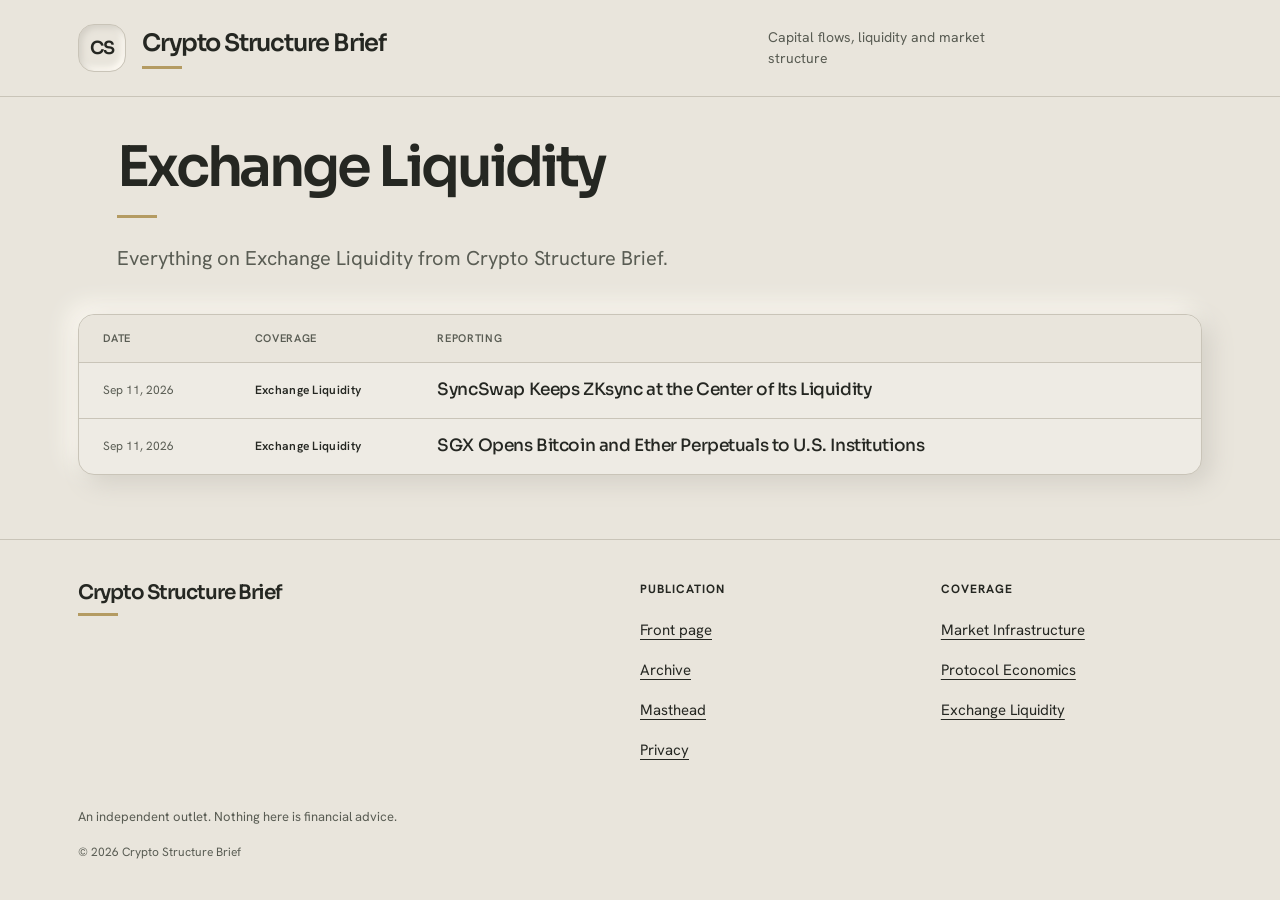
<file: topics/exchange-liquidity/index.html>
<!doctype html>
<html lang="en-GB" data-mode="light">
<head>
<meta charset="utf-8">
<meta name="viewport" content="width=device-width, initial-scale=1">
<title>Exchange Liquidity — Crypto Structure Brief</title>
<meta name="description" content="Exchange Liquidity: coverage and analysis from Crypto Structure Brief.">
<link rel="canonical" href="https://ethereumblogs.github.io/topics/exchange-liquidity/">
<meta name="robots" content="index, follow, max-image-preview:large, max-snippet:-1"><meta name="theme-color" content="#e9e5dc">
<meta property="og:type" content="website">
<meta property="og:site_name" content="Crypto Structure Brief">
<meta property="og:locale" content="en_GB">
<meta property="og:title" content="Exchange Liquidity — Crypto Structure Brief">
<meta property="og:description" content="Exchange Liquidity: coverage and analysis from Crypto Structure Brief.">
<meta property="og:url" content="https://ethereumblogs.github.io/topics/exchange-liquidity/">
<meta property="og:image" content="https://ethereumblogs.github.io/assets/og.jpg">
<meta property="og:image:width" content="1200">
<meta property="og:image:height" content="630">
<meta property="og:image:alt" content="Exchange Liquidity — Crypto Structure Brief"><meta name="twitter:card" content="summary_large_image">
<meta name="twitter:title" content="Exchange Liquidity — Crypto Structure Brief">
<meta name="twitter:description" content="Exchange Liquidity: coverage and analysis from Crypto Structure Brief.">
<link rel="preconnect" href="https://fonts.googleapis.com">
<link rel="preconnect" href="https://fonts.gstatic.com" crossorigin>
<link rel="stylesheet" href="https://fonts.googleapis.com/css2?family=Sora:wght@700&amp;family=Hanken+Grotesk:wght@400;500;600;700&amp;display=swap">
<link rel="stylesheet" href="/assets/s010e75fe0d.css">
<link rel="icon" href="/assets/favicon.png" type="image/png">
<link rel="apple-touch-icon" href="/assets/apple-touch-icon.png">
<link rel="alternate" type="application/rss+xml" title="Crypto Structure Brief" href="/feed.xml"><script type="application/ld+json">
{
  "@context": "https://schema.org",
  "@graph": [
    {
      "@type": "WebSite",
      "@id": "https://ethereumblogs.github.io/#website",
      "name": "Crypto Structure Brief",
      "url": "https://ethereumblogs.github.io/",
      "publisher": {
        "@id": "https://ethereumblogs.github.io/#org"
      },
      "inLanguage": "en-GB",
      "description": "Independent crypto news tracking capital flows, exchange liquidity, derivatives positioning and protocol activity for researchers and market analysts."
    },
    {
      "@type": "WebPage",
      "@id": "https://ethereumblogs.github.io/topics/exchange-liquidity/#webpage",
      "url": "https://ethereumblogs.github.io/topics/exchange-liquidity/",
      "name": "Exchange Liquidity — Crypto Structure Brief",
      "isPartOf": {
        "@id": "https://ethereumblogs.github.io/#website"
      },
      "inLanguage": "en-GB"
    },
    {
      "@type": "BreadcrumbList",
      "itemListElement": [
        {
          "@type": "ListItem",
          "position": 1,
          "name": "Home",
          "item": "https://ethereumblogs.github.io/"
        }
      ]
    },
    {
      "@type": "Organization",
      "@id": "https://ethereumblogs.github.io/#org",
      "name": "Crypto Structure Brief",
      "url": "https://ethereumblogs.github.io/",
      "logo": {
        "@type": "ImageObject",
        "url": "https://ethereumblogs.github.io/assets/apple-touch-icon.png"
      },
      "image": {
        "@type": "ImageObject",
        "url": "https://ethereumblogs.github.io/assets/og.jpg",
        "width": 1200,
        "height": 630
      }
    }
  ]
}
</script>
</head>
<body data-page="topic">
<a class="se1f4159" href="#main">Skip to content</a>
<header class="se06ccae">
  <div class="s42ad1de s84e03f3">
    <a class="sd62ac76" href="/" aria-label="Crypto Structure Brief home">
      <span class="s4290800" aria-hidden="true">CS</span>
      <span class="s3a270ac">Crypto Structure Brief</span>
    </a>
    <p class="s43eae37">Capital flows, liquidity and market structure</p>
  </div>
</header>

<main id="main">
<section class="s42ad1de s23ed163">
  <header class="s2fa732a">
    <h1 class="s4974cd1">Exchange Liquidity</h1>
    <p class="s326eca2">Everything on Exchange Liquidity from Crypto Structure Brief.</p>
  </header>
  <div class="s46b7f7c">
    <div class="sa3c0618 sf48e098" aria-hidden="true">
      <span>Date</span>
      <span>Coverage</span>
      <span>Reporting</span>
    </div>
    <ol class="sffc3146">
      <li class="s9b349bd">
        <a class="s7fe2f7e sf48e098" href="/syncswap-keeps-zksync-at-the-center-of-its-liquidity/">
          <time class="sec3d06f" datetime="2026-09-11T17:41:04+00:00">Sep 11, 2026</time>
          <span class="s2d12fd7">Exchange Liquidity</span>
          <h2 class="s4445656">SyncSwap Keeps ZKsync at the Center of Its Liquidity</h2>
        </a>
      </li>
      <li class="s9b349bd">
        <a class="s7fe2f7e sf48e098" href="/sgx-opens-bitcoin-and-ether-perpetuals-to-u-s-institutions/">
          <time class="sec3d06f" datetime="2026-09-11T10:10:13+00:00">Sep 11, 2026</time>
          <span class="s2d12fd7">Exchange Liquidity</span>
          <h2 class="s4445656">SGX Opens Bitcoin and Ether Perpetuals to U.S. Institutions</h2>
        </a>
      </li>
    </ol>
  </div>
</section>
</main>

<footer class="s4c6b808">
  <div class="s42ad1de">
    <div class="s9f48bbf">
      <p class="sacc9a5a">Crypto Structure Brief</p>
      <nav class="sd651a77" aria-label="Publication">
        <h2 class="s0e94f1e">Publication</h2>
        <ul class="s0c864b0">
          <li><a href="/">Front page</a></li>
          <li><a href="/archive/">Archive</a></li>
          <li><a href="/about/">Masthead</a></li>
          <li><a href="/privacy/">Privacy</a></li>
        </ul>
      </nav>
      <nav class="sd651a77" aria-label="Coverage">
        <h2 class="s0e94f1e">Coverage</h2>
        <ul class="s0c864b0">
          <li><a href="/topics/market-infrastructure/">Market Infrastructure</a></li>
          <li><a href="/topics/protocol-economics/">Protocol Economics</a></li>
          <li><a href="/topics/exchange-liquidity/">Exchange Liquidity</a></li>
        </ul>
      </nav>
    </div>
    <p class="s9874672">An independent outlet. Nothing here is financial advice.</p>
    <p class="sfa896e2">© 2026 Crypto Structure Brief</p>
  </div>
</footer>
</body>
</html>
</file>
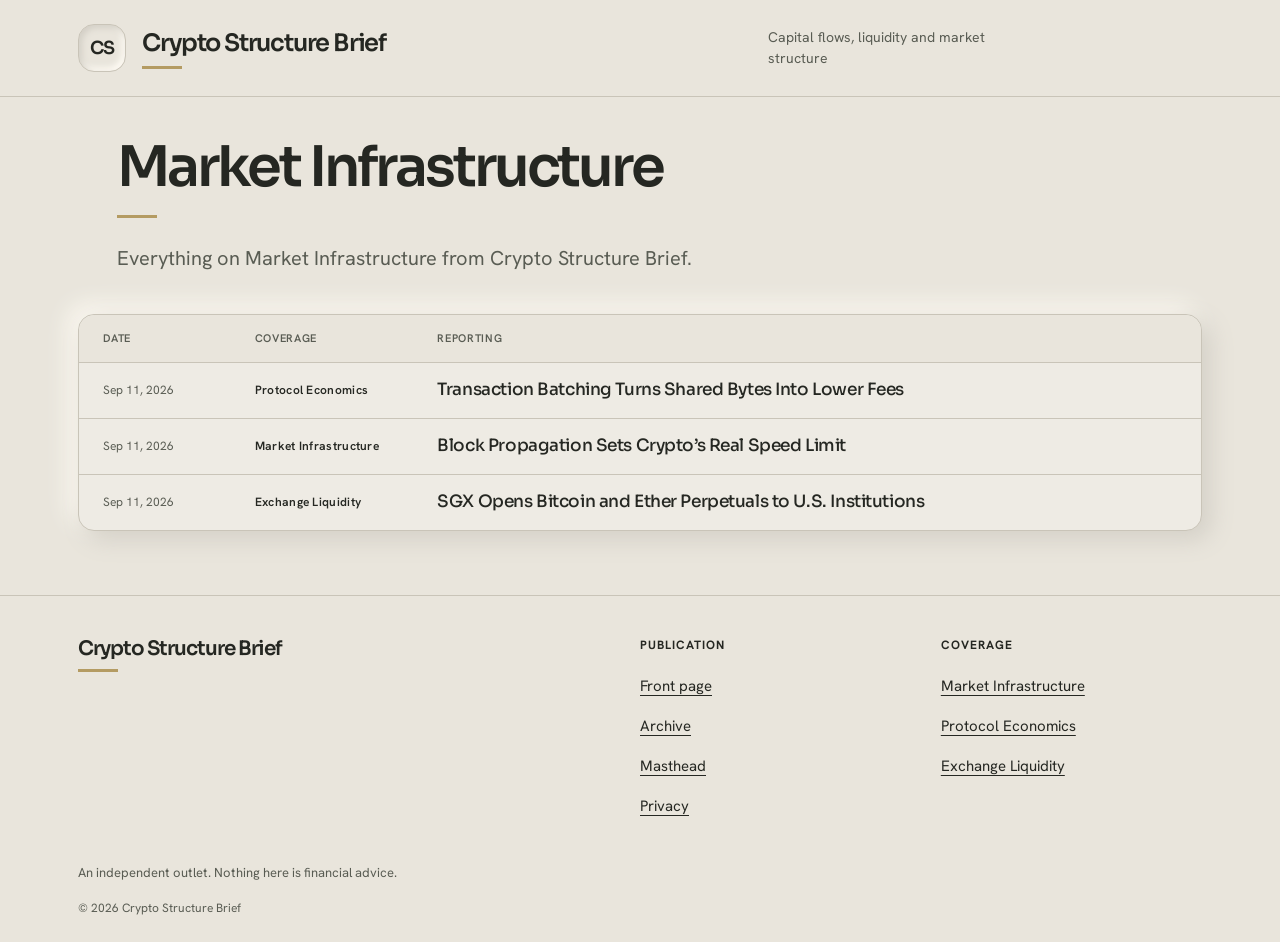
<file: topics/market-infrastructure/index.html>
<!doctype html>
<html lang="en-GB" data-mode="light">
<head>
<meta charset="utf-8">
<meta name="viewport" content="width=device-width, initial-scale=1">
<title>Market Infrastructure — Crypto Structure Brief</title>
<meta name="description" content="Market Infrastructure: coverage and analysis from Crypto Structure Brief.">
<link rel="canonical" href="https://ethereumblogs.github.io/topics/market-infrastructure/">
<meta name="robots" content="index, follow, max-image-preview:large, max-snippet:-1"><meta name="theme-color" content="#e9e5dc">
<meta property="og:type" content="website">
<meta property="og:site_name" content="Crypto Structure Brief">
<meta property="og:locale" content="en_GB">
<meta property="og:title" content="Market Infrastructure — Crypto Structure Brief">
<meta property="og:description" content="Market Infrastructure: coverage and analysis from Crypto Structure Brief.">
<meta property="og:url" content="https://ethereumblogs.github.io/topics/market-infrastructure/">
<meta property="og:image" content="https://ethereumblogs.github.io/assets/og.jpg">
<meta property="og:image:width" content="1200">
<meta property="og:image:height" content="630">
<meta property="og:image:alt" content="Market Infrastructure — Crypto Structure Brief"><meta name="twitter:card" content="summary_large_image">
<meta name="twitter:title" content="Market Infrastructure — Crypto Structure Brief">
<meta name="twitter:description" content="Market Infrastructure: coverage and analysis from Crypto Structure Brief.">
<link rel="preconnect" href="https://fonts.googleapis.com">
<link rel="preconnect" href="https://fonts.gstatic.com" crossorigin>
<link rel="stylesheet" href="https://fonts.googleapis.com/css2?family=Sora:wght@700&amp;family=Hanken+Grotesk:wght@400;500;600;700&amp;display=swap">
<link rel="stylesheet" href="/assets/s010e75fe0d.css">
<link rel="icon" href="/assets/favicon.png" type="image/png">
<link rel="apple-touch-icon" href="/assets/apple-touch-icon.png">
<link rel="alternate" type="application/rss+xml" title="Crypto Structure Brief" href="/feed.xml"><script type="application/ld+json">
{
  "@context": "https://schema.org",
  "@graph": [
    {
      "@type": "WebSite",
      "@id": "https://ethereumblogs.github.io/#website",
      "name": "Crypto Structure Brief",
      "url": "https://ethereumblogs.github.io/",
      "publisher": {
        "@id": "https://ethereumblogs.github.io/#org"
      },
      "inLanguage": "en-GB",
      "description": "Independent crypto news tracking capital flows, exchange liquidity, derivatives positioning and protocol activity for researchers and market analysts."
    },
    {
      "@type": "WebPage",
      "@id": "https://ethereumblogs.github.io/topics/market-infrastructure/#webpage",
      "url": "https://ethereumblogs.github.io/topics/market-infrastructure/",
      "name": "Market Infrastructure — Crypto Structure Brief",
      "isPartOf": {
        "@id": "https://ethereumblogs.github.io/#website"
      },
      "inLanguage": "en-GB"
    },
    {
      "@type": "BreadcrumbList",
      "itemListElement": [
        {
          "@type": "ListItem",
          "position": 1,
          "name": "Home",
          "item": "https://ethereumblogs.github.io/"
        }
      ]
    },
    {
      "@type": "Organization",
      "@id": "https://ethereumblogs.github.io/#org",
      "name": "Crypto Structure Brief",
      "url": "https://ethereumblogs.github.io/",
      "logo": {
        "@type": "ImageObject",
        "url": "https://ethereumblogs.github.io/assets/apple-touch-icon.png"
      },
      "image": {
        "@type": "ImageObject",
        "url": "https://ethereumblogs.github.io/assets/og.jpg",
        "width": 1200,
        "height": 630
      }
    }
  ]
}
</script>
</head>
<body data-page="topic">
<a class="se1f4159" href="#main">Skip to content</a>
<header class="se06ccae">
  <div class="s42ad1de s84e03f3">
    <a class="sd62ac76" href="/" aria-label="Crypto Structure Brief home">
      <span class="s4290800" aria-hidden="true">CS</span>
      <span class="s3a270ac">Crypto Structure Brief</span>
    </a>
    <p class="s43eae37">Capital flows, liquidity and market structure</p>
  </div>
</header>

<main id="main">
<section class="s42ad1de s23ed163">
  <header class="s2fa732a">
    <h1 class="s4974cd1">Market Infrastructure</h1>
    <p class="s326eca2">Everything on Market Infrastructure from Crypto Structure Brief.</p>
  </header>
  <div class="s46b7f7c">
    <div class="sa3c0618 sf48e098" aria-hidden="true">
      <span>Date</span>
      <span>Coverage</span>
      <span>Reporting</span>
    </div>
    <ol class="sffc3146">
      <li class="s9b349bd">
        <a class="s7fe2f7e sf48e098" href="/transaction-batching-turns-shared-bytes-into-lower-fees/">
          <time class="sec3d06f" datetime="2026-09-11T12:32:56+00:00">Sep 11, 2026</time>
          <span class="s2d12fd7">Protocol Economics</span>
          <h2 class="s4445656">Transaction Batching Turns Shared Bytes Into Lower Fees</h2>
        </a>
      </li>
      <li class="s9b349bd">
        <a class="s7fe2f7e sf48e098" href="/block-propagation-sets-cryptos-real-speed-limit/">
          <time class="sec3d06f" datetime="2026-09-11T12:15:24+00:00">Sep 11, 2026</time>
          <span class="s2d12fd7">Market Infrastructure</span>
          <h2 class="s4445656">Block Propagation Sets Crypto’s Real Speed Limit</h2>
        </a>
      </li>
      <li class="s9b349bd">
        <a class="s7fe2f7e sf48e098" href="/sgx-opens-bitcoin-and-ether-perpetuals-to-u-s-institutions/">
          <time class="sec3d06f" datetime="2026-09-11T10:10:13+00:00">Sep 11, 2026</time>
          <span class="s2d12fd7">Exchange Liquidity</span>
          <h2 class="s4445656">SGX Opens Bitcoin and Ether Perpetuals to U.S. Institutions</h2>
        </a>
      </li>
    </ol>
  </div>
</section>
</main>

<footer class="s4c6b808">
  <div class="s42ad1de">
    <div class="s9f48bbf">
      <p class="sacc9a5a">Crypto Structure Brief</p>
      <nav class="sd651a77" aria-label="Publication">
        <h2 class="s0e94f1e">Publication</h2>
        <ul class="s0c864b0">
          <li><a href="/">Front page</a></li>
          <li><a href="/archive/">Archive</a></li>
          <li><a href="/about/">Masthead</a></li>
          <li><a href="/privacy/">Privacy</a></li>
        </ul>
      </nav>
      <nav class="sd651a77" aria-label="Coverage">
        <h2 class="s0e94f1e">Coverage</h2>
        <ul class="s0c864b0">
          <li><a href="/topics/market-infrastructure/">Market Infrastructure</a></li>
          <li><a href="/topics/protocol-economics/">Protocol Economics</a></li>
          <li><a href="/topics/exchange-liquidity/">Exchange Liquidity</a></li>
        </ul>
      </nav>
    </div>
    <p class="s9874672">An independent outlet. Nothing here is financial advice.</p>
    <p class="sfa896e2">© 2026 Crypto Structure Brief</p>
  </div>
</footer>
</body>
</html>
</file>
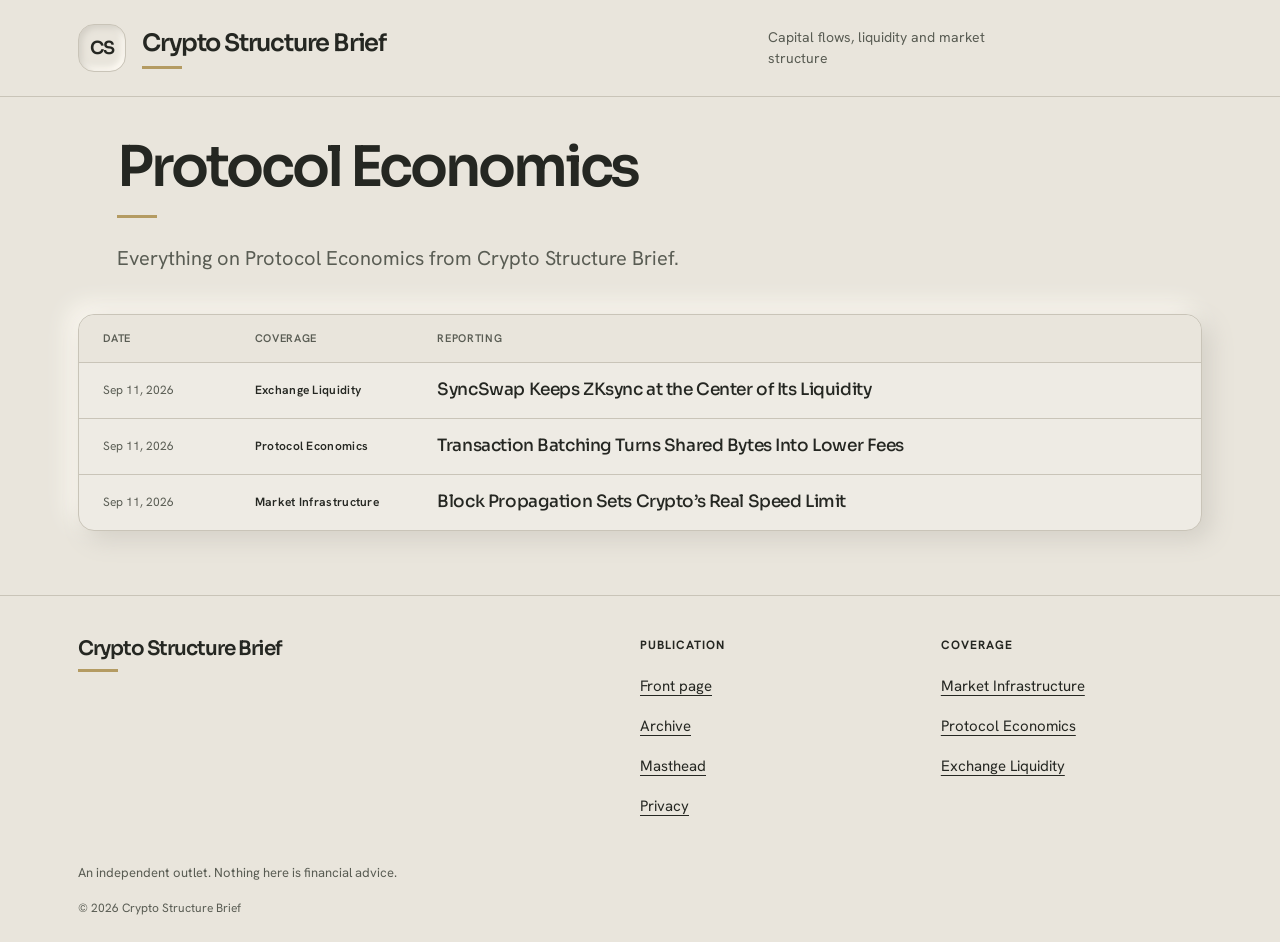
<file: topics/protocol-economics/index.html>
<!doctype html>
<html lang="en-GB" data-mode="light">
<head>
<meta charset="utf-8">
<meta name="viewport" content="width=device-width, initial-scale=1">
<title>Protocol Economics — Crypto Structure Brief</title>
<meta name="description" content="Protocol Economics: coverage and analysis from Crypto Structure Brief.">
<link rel="canonical" href="https://ethereumblogs.github.io/topics/protocol-economics/">
<meta name="robots" content="index, follow, max-image-preview:large, max-snippet:-1"><meta name="theme-color" content="#e9e5dc">
<meta property="og:type" content="website">
<meta property="og:site_name" content="Crypto Structure Brief">
<meta property="og:locale" content="en_GB">
<meta property="og:title" content="Protocol Economics — Crypto Structure Brief">
<meta property="og:description" content="Protocol Economics: coverage and analysis from Crypto Structure Brief.">
<meta property="og:url" content="https://ethereumblogs.github.io/topics/protocol-economics/">
<meta property="og:image" content="https://ethereumblogs.github.io/assets/og.jpg">
<meta property="og:image:width" content="1200">
<meta property="og:image:height" content="630">
<meta property="og:image:alt" content="Protocol Economics — Crypto Structure Brief"><meta name="twitter:card" content="summary_large_image">
<meta name="twitter:title" content="Protocol Economics — Crypto Structure Brief">
<meta name="twitter:description" content="Protocol Economics: coverage and analysis from Crypto Structure Brief.">
<link rel="preconnect" href="https://fonts.googleapis.com">
<link rel="preconnect" href="https://fonts.gstatic.com" crossorigin>
<link rel="stylesheet" href="https://fonts.googleapis.com/css2?family=Sora:wght@700&amp;family=Hanken+Grotesk:wght@400;500;600;700&amp;display=swap">
<link rel="stylesheet" href="/assets/s010e75fe0d.css">
<link rel="icon" href="/assets/favicon.png" type="image/png">
<link rel="apple-touch-icon" href="/assets/apple-touch-icon.png">
<link rel="alternate" type="application/rss+xml" title="Crypto Structure Brief" href="/feed.xml"><script type="application/ld+json">
{
  "@context": "https://schema.org",
  "@graph": [
    {
      "@type": "WebSite",
      "@id": "https://ethereumblogs.github.io/#website",
      "name": "Crypto Structure Brief",
      "url": "https://ethereumblogs.github.io/",
      "publisher": {
        "@id": "https://ethereumblogs.github.io/#org"
      },
      "inLanguage": "en-GB",
      "description": "Independent crypto news tracking capital flows, exchange liquidity, derivatives positioning and protocol activity for researchers and market analysts."
    },
    {
      "@type": "WebPage",
      "@id": "https://ethereumblogs.github.io/topics/protocol-economics/#webpage",
      "url": "https://ethereumblogs.github.io/topics/protocol-economics/",
      "name": "Protocol Economics — Crypto Structure Brief",
      "isPartOf": {
        "@id": "https://ethereumblogs.github.io/#website"
      },
      "inLanguage": "en-GB"
    },
    {
      "@type": "BreadcrumbList",
      "itemListElement": [
        {
          "@type": "ListItem",
          "position": 1,
          "name": "Home",
          "item": "https://ethereumblogs.github.io/"
        }
      ]
    },
    {
      "@type": "Organization",
      "@id": "https://ethereumblogs.github.io/#org",
      "name": "Crypto Structure Brief",
      "url": "https://ethereumblogs.github.io/",
      "logo": {
        "@type": "ImageObject",
        "url": "https://ethereumblogs.github.io/assets/apple-touch-icon.png"
      },
      "image": {
        "@type": "ImageObject",
        "url": "https://ethereumblogs.github.io/assets/og.jpg",
        "width": 1200,
        "height": 630
      }
    }
  ]
}
</script>
</head>
<body data-page="topic">
<a class="se1f4159" href="#main">Skip to content</a>
<header class="se06ccae">
  <div class="s42ad1de s84e03f3">
    <a class="sd62ac76" href="/" aria-label="Crypto Structure Brief home">
      <span class="s4290800" aria-hidden="true">CS</span>
      <span class="s3a270ac">Crypto Structure Brief</span>
    </a>
    <p class="s43eae37">Capital flows, liquidity and market structure</p>
  </div>
</header>

<main id="main">
<section class="s42ad1de s23ed163">
  <header class="s2fa732a">
    <h1 class="s4974cd1">Protocol Economics</h1>
    <p class="s326eca2">Everything on Protocol Economics from Crypto Structure Brief.</p>
  </header>
  <div class="s46b7f7c">
    <div class="sa3c0618 sf48e098" aria-hidden="true">
      <span>Date</span>
      <span>Coverage</span>
      <span>Reporting</span>
    </div>
    <ol class="sffc3146">
      <li class="s9b349bd">
        <a class="s7fe2f7e sf48e098" href="/syncswap-keeps-zksync-at-the-center-of-its-liquidity/">
          <time class="sec3d06f" datetime="2026-09-11T17:41:04+00:00">Sep 11, 2026</time>
          <span class="s2d12fd7">Exchange Liquidity</span>
          <h2 class="s4445656">SyncSwap Keeps ZKsync at the Center of Its Liquidity</h2>
        </a>
      </li>
      <li class="s9b349bd">
        <a class="s7fe2f7e sf48e098" href="/transaction-batching-turns-shared-bytes-into-lower-fees/">
          <time class="sec3d06f" datetime="2026-09-11T12:32:56+00:00">Sep 11, 2026</time>
          <span class="s2d12fd7">Protocol Economics</span>
          <h2 class="s4445656">Transaction Batching Turns Shared Bytes Into Lower Fees</h2>
        </a>
      </li>
      <li class="s9b349bd">
        <a class="s7fe2f7e sf48e098" href="/block-propagation-sets-cryptos-real-speed-limit/">
          <time class="sec3d06f" datetime="2026-09-11T12:15:24+00:00">Sep 11, 2026</time>
          <span class="s2d12fd7">Market Infrastructure</span>
          <h2 class="s4445656">Block Propagation Sets Crypto’s Real Speed Limit</h2>
        </a>
      </li>
    </ol>
  </div>
</section>
</main>

<footer class="s4c6b808">
  <div class="s42ad1de">
    <div class="s9f48bbf">
      <p class="sacc9a5a">Crypto Structure Brief</p>
      <nav class="sd651a77" aria-label="Publication">
        <h2 class="s0e94f1e">Publication</h2>
        <ul class="s0c864b0">
          <li><a href="/">Front page</a></li>
          <li><a href="/archive/">Archive</a></li>
          <li><a href="/about/">Masthead</a></li>
          <li><a href="/privacy/">Privacy</a></li>
        </ul>
      </nav>
      <nav class="sd651a77" aria-label="Coverage">
        <h2 class="s0e94f1e">Coverage</h2>
        <ul class="s0c864b0">
          <li><a href="/topics/market-infrastructure/">Market Infrastructure</a></li>
          <li><a href="/topics/protocol-economics/">Protocol Economics</a></li>
          <li><a href="/topics/exchange-liquidity/">Exchange Liquidity</a></li>
        </ul>
      </nav>
    </div>
    <p class="s9874672">An independent outlet. Nothing here is financial advice.</p>
    <p class="sfa896e2">© 2026 Crypto Structure Brief</p>
  </div>
</footer>
</body>
</html>
</file>
<file: assets/s010e75fe0d.css>
:root{
  --bg:#e9e5dc; --surface:#eeebe4; --elevated:#f7f4ee;
  --text:#252722; --muted:#595c53; --border:#c9c4b8;
  --accent:#b49b62; --accent-ink:#26251f;
  --font-display:"Sora", system-ui, sans-serif;
  --font-body:"Hanken Grotesk", system-ui, sans-serif;
  --radius:16px;
  --maxw:1200px;
  --gap:1.5rem;
  --pad-section:4.5rem;
  --lh:1.7;
  color-scheme:light;
}

*,*::before,*::after{box-sizing:border-box}
html{-webkit-text-size-adjust:100%}
body{
  margin:0; background:var(--bg); color:var(--text);
  font-family:var(--font-body); font-size:1.03rem; line-height:var(--lh);
  -webkit-font-smoothing:antialiased; text-rendering:optimizeLegibility;
}
img{max-width:100%; height:auto; display:block}
main figure img, main .sa724b50 img, main img[src*="/assets/covers/"]{width:100%; aspect-ratio:1200/630; height:auto; object-fit:cover}
a{color:inherit}
h1,h2,h3,h4{font-family:var(--font-display); font-weight:600; line-height:1.14; letter-spacing:-0.01em; margin:0 0 .5em}
p{margin:0 0 1.1em}
.s6934029{width:100%; max-width:var(--maxw); margin-inline:auto; padding-inline:clamp(1.1rem,4vw,2.4rem)}
.se1f4159{position:absolute; left:-9999px; top:0; background:var(--accent); color:var(--accent-ink); padding:.6rem 1rem; border-radius:0 0 var(--radius) 0; z-index:50}
.se1f4159:focus{left:0}
:focus-visible{outline:2px solid var(--accent); outline-offset:3px}

.s99d3d12{font-size:1.11rem; line-height:1.75; color:var(--text)}
.s99d3d12 > *{max-width:68ch}
.s99d3d12 h2{font-size:1.55rem; margin-top:1.9em}
.s99d3d12 h3{font-size:1.22rem; margin-top:1.5em}
.s99d3d12 a{color:var(--accent); text-decoration:underline; text-underline-offset:2.5px; text-decoration-thickness:1px}
.s99d3d12 a:hover{text-decoration-thickness:2px}
.s99d3d12 ul,.s99d3d12 ol{padding-left:1.3em; margin:0 0 1.2em}
.s99d3d12 li{margin:.35em 0}
.s99d3d12 blockquote{margin:1.6em 0; padding:.2em 0 .2em 1.2em; border-left:3px solid var(--accent); font-family:var(--font-display); font-size:1.25rem; line-height:1.4; color:var(--text)}
.s99d3d12 img{border-radius:var(--radius); margin:1.6em 0}
.s99d3d12 code{font-family:ui-monospace,"SF Mono",Menlo,monospace; font-size:.9em; background:var(--surface); border:1px solid var(--border); border-radius:6px; padding:.1em .4em}
.s99d3d12 hr{border:0; border-top:1px solid var(--border); margin:2.2em 0}
.s99d3d12 table{width:100%; border-collapse:collapse; font-size:.95em; margin:0 0 1.4em}
.s99d3d12 th,.s99d3d12 td{text-align:left; padding:.5em .6em; border-bottom:1px solid var(--border)}
.s0b32448{position:absolute; width:1px; height:1px; padding:0; margin:-1px; overflow:hidden; clip:rect(0 0 0 0); white-space:nowrap; border:0}

:root {
  --bg: #E9E5DC;
  --surface: #EEEBE4;
  --elevated: #F7F4EE;
  --text: #252722;
  --muted: #595C53;
  --border: #C9C4B8;
  --accent: #B49B62;
  --accent-ink: #26251F;
  --radius: 16px;
  --maxw: 1200px;
}

*,
*::before,
*::after {
  box-sizing: border-box;
}

html {
  color-scheme: light;
  -webkit-text-size-adjust: 100%;
  scroll-padding-top: 24px;
}

body {
  margin: 0;
  background: var(--bg);
  color: var(--text);
  font-family: var(--font-body);
  font-size: 18px;
  line-height: 1.6;
  -webkit-font-smoothing: antialiased;
}

a {
  color: inherit;
  text-underline-offset: 4px;
  text-decoration-thickness: 1px;
}

a:focus-visible,
[tabindex]:focus-visible {
  outline: 3px solid var(--text);
  outline-offset: 4px;
}

img {
  display: block;
  max-width: 100%;
  width: 100%;
  height: auto;
  aspect-ratio: 1200 / 630;
  object-fit: cover;
}

h1,
h2,
h3,
h4,
p,
figure {
  margin: 0;
}

h1,
h2,
h3,
h4 {
  font-family: var(--font-display);
}

time,
.s38212f1,
.s50c39c7,
.sfa896e2 {
  font-variant-numeric: tabular-nums;
}

.s42ad1de {
  width: 100%;
  max-width: var(--maxw);
  margin-inline: auto;
  padding-inline: 16px;
}

.se06ccae {
  padding-block: 24px;
  border-bottom: 1px solid var(--border);
}

.s84e03f3 {
  display: grid;
  gap: 16px;
  align-items: center;
}

.sd62ac76 {
  display: flex;
  align-items: center;
  gap: 16px;
  width: fit-content;
  max-width: 100%;
  text-decoration: none;
}

.s4290800 {
  display: grid;
  place-items: center;
  flex: 0 0 48px;
  width: 48px;
  height: 48px;
  border: 1px solid var(--border);
  border-radius: var(--radius);
  background: var(--bg);
  box-shadow: inset 3px 3px 6px #D3CFC6, inset -3px -3px 6px #FFFCF5;
  font-family: var(--font-display);
  font-size: 18px;
  font-weight: 600;
  letter-spacing: -0.06em;
}

.s3a270ac,
.sacc9a5a {
  font-family: var(--font-display);
  font-size: 20px;
  font-weight: 600;
  line-height: 1.25;
  letter-spacing: -0.05em;
  overflow-wrap: anywhere;
}

.s3a270ac::after,
.sacc9a5a::after,
.s4974cd1::after {
  content: "";
  display: block;
  width: 40px;
  height: 3px;
  margin-top: 8px;
  background: var(--accent);
}

.s43eae37 {
  max-width: 34ch;
  color: var(--muted);
  font-size: 14px;
  line-height: 1.5;
}

.s2be562c,
.s23ed163,
.s6e29df6,
.s46c39ab {
  padding-top: 24px;
  padding-bottom: 64px;
}

.s2a8466b {
  display: grid;
  gap: 16px;
  margin-bottom: 24px;
}

.s4974cd1 {
  font-size: clamp(32px, 4.5vw, 56px);
  font-weight: 600;
  line-height: 1.1;
  letter-spacing: -0.055em;
  overflow-wrap: anywhere;
  text-wrap: balance;
}

.s4974cd1::after {
  margin-top: 16px;
}

.sebdc5c6 {
  max-width: 23ch;
}

.s8744cc6 {
  max-width: 48ch;
  color: var(--muted);
  font-size: 16px;
  line-height: 1.6;
}

.s46b7f7c {
  border: 1px solid var(--border);
  border-radius: var(--radius);
  background: var(--surface);
  box-shadow: 8px 8px 24px #D2CEC5, -8px -8px 24px #FFFCF5;
}

.sa3c0618 {
  display: none;
}

.sffc3146,
.s7cbf0eb,
.s668eec3,
.s0c864b0 {
  margin: 0;
  padding: 0;
  list-style: none;
}

.s9b349bd + .s9b349bd {
  border-top: 1px solid var(--border);
}

.s7fe2f7e {
  display: grid;
  grid-template-columns: minmax(0, 1fr) auto;
  gap: 8px 16px;
  align-items: baseline;
  padding: 16px;
  text-decoration: none;
  border-radius: 4px;
  transition: background-color 120ms ease;
}

.s9b349bd:first-child .s7fe2f7e {
  border-top-left-radius: var(--radius);
  border-top-right-radius: var(--radius);
}

.s9b349bd:last-child .s7fe2f7e {
  border-bottom-left-radius: var(--radius);
  border-bottom-right-radius: var(--radius);
}

.s7fe2f7e:hover,
.s7fe2f7e:focus-visible {
  background: var(--elevated);
}

.s7fe2f7e:focus-visible {
  position: relative;
  z-index: 1;
  outline-offset: -4px;
}

.s7fe2f7e:hover .s4445656,
.s7fe2f7e:focus-visible .s4445656 {
  text-decoration: underline;
  text-decoration-thickness: 1px;
  text-underline-offset: 4px;
}

.sec3d06f,
.s2d12fd7,
.s38212f1 {
  font-size: 12px;
  line-height: 1.5;
  overflow-wrap: anywhere;
}

.sec3d06f,
.s38212f1 {
  color: var(--muted);
}

.s2d12fd7 {
  font-weight: 600;
  letter-spacing: 0.025em;
}

.s4445656 {
  grid-column: 1 / -1;
  font-size: 17px;
  font-weight: 500;
  line-height: 1.35;
  letter-spacing: -0.025em;
  overflow-wrap: anywhere;
}

.s38212f1 {
  grid-column: 1 / -1;
}

.s1c1273d {
  padding: 24px;
  color: var(--muted);
  font-size: 16px;
}

.s2fa732a {
  margin-bottom: 40px;
}

.s326eca2 {
  max-width: 64ch;
  margin-top: 24px;
  color: var(--muted);
  font-size: 20px;
  line-height: 1.6;
}

.s4d28199,
.s0f2c207,
.sfff9d48,
.s5f1341f,
.s47ce0c9,
.sfc406b4 {
  max-width: 68ch;
  margin-inline: auto;
}

.s4d28199 {
  margin-bottom: 40px;
}

.s08fdac7,
.s0e94f1e {
  font-family: var(--font-body);
  font-size: 12px;
  font-weight: 700;
  line-height: 1.5;
  letter-spacing: 0.08em;
  text-transform: uppercase;
}

.s08fdac7 {
  margin-bottom: 16px;
}

.s0e10e79 {
  font-size: clamp(34px, 5vw, 60px);
}

.s50c39c7 {
  display: flex;
  flex-wrap: wrap;
  gap: 8px 24px;
  margin-top: 24px;
  padding-block: 16px;
  border-top: 1px solid var(--border);
  border-bottom: 1px solid var(--border);
  color: var(--muted);
  font-size: 13px;
}

.s1562479 {
  max-width: 960px;
  margin: 0 auto 40px;
}

.s1562479 img {
  border-radius: var(--radius);
  background: var(--surface);
}

.s99d3d12 {
  font-size: 18px;
  line-height: 1.7;
  overflow-wrap: anywhere;
}

.s99d3d12 > * + * {
  margin-top: 24px;
}

.s99d3d12 h2 {
  margin-top: 40px;
  font-size: 30px;
  font-weight: 600;
  line-height: 1.25;
  letter-spacing: -0.04em;
}

.s99d3d12 h3 {
  margin-top: 24px;
  font-size: 23px;
  font-weight: 600;
  line-height: 1.35;
  letter-spacing: -0.025em;
}

.s99d3d12 h4 {
  font-size: 19px;
  line-height: 1.4;
}

.s99d3d12 h2::after {
  content: "";
  display: block;
  width: 40px;
  height: 3px;
  margin-top: 8px;
  background: var(--accent);
}

.s99d3d12 > :first-child {
  margin-top: 0;
}

.s99d3d12 a {
  font-weight: 600;
  text-decoration: underline;
  text-decoration-thickness: 2px;
}

.s99d3d12 a:hover {
  background: var(--accent);
  color: var(--accent-ink);
}

.s99d3d12 ul,
.s99d3d12 ol {
  padding-left: 24px;
}

.s99d3d12 li + li {
  margin-top: 8px;
}

.s99d3d12 blockquote {
  margin-inline: 0;
  padding: 24px;
  border-left: 2px solid var(--border);
  background: var(--surface);
  font-size: 20px;
}

.s99d3d12 blockquote > * + * {
  margin-top: 16px;
}

.s99d3d12 figure {
  margin-inline: 0;
}

.s99d3d12 figcaption {
  margin-top: 8px;
  color: var(--muted);
  font-size: 14px;
}

.s99d3d12 pre {
  max-width: 100%;
  overflow-x: auto;
  padding: 16px;
  border: 1px solid var(--border);
  border-radius: 8px;
  background: var(--surface);
  font-size: 14px;
}

.s99d3d12 code,
.s99d3d12 pre,
.s99d3d12 kbd,
.s99d3d12 samp {
  font-family: var(--font-body);
  font-variant-numeric: tabular-nums;
}

.s99d3d12 code {
  padding-inline: 4px;
  background: var(--surface);
}

.s99d3d12 pre code {
  padding: 0;
}

.s99d3d12 table {
  display: block;
  width: 100%;
  max-width: 100%;
  overflow-x: auto;
  border-collapse: collapse;
  font-size: 15px;
  font-variant-numeric: tabular-nums;
}

.s99d3d12 th,
.s99d3d12 td {
  padding: 8px 16px;
  border-bottom: 1px solid var(--border);
  text-align: left;
  vertical-align: top;
}

.s99d3d12 th {
  background: var(--surface);
  font-weight: 700;
}

.s99d3d12 hr {
  margin-block: 40px;
  border: 0;
  border-top: 1px solid var(--border);
}

.sfff9d48 {
  margin-top: 40px;
  padding-top: 24px;
  border-top: 1px solid var(--border);
}

.s668eec3 {
  display: flex;
  flex-wrap: wrap;
  gap: 8px 24px;
  margin-top: 8px;
}

.s1aa102e {
  color: var(--muted);
  font-size: 14px;
  overflow-wrap: anywhere;
}

.s5f1341f {
  margin-top: 40px;
}

.s3aa9319 {
  font-size: 28px;
}

.s7cbf0eb {
  margin-top: 24px;
}

.s06abdf7 {
  border-bottom: 1px solid var(--border);
}

.s06abdf7 a {
  display: block;
  padding-block: 16px;
  font-family: var(--font-display);
  font-size: 18px;
  line-height: 1.4;
  overflow-wrap: anywhere;
}

.s4c6b808 {
  padding-block: 40px 24px;
  border-top: 1px solid var(--border);
}

.s9f48bbf {
  display: grid;
  gap: 24px;
}

.sacc9a5a {
  max-width: 20ch;
}

.s0c864b0 {
  display: flex;
  flex-wrap: wrap;
  gap: 8px 24px;
  margin-top: 16px;
}

.s0c864b0 a {
  display: inline-block;
  padding-block: 4px;
  font-size: 15px;
  overflow-wrap: anywhere;
}

.s0c864b0 a:hover {
  text-decoration-thickness: 2px;
}

.s9874672 {
  max-width: 85ch;
  margin-top: 40px;
  color: var(--muted);
  font-size: 13px;
  line-height: 1.65;
}

.sfa896e2 {
  margin-top: 16px;
  color: var(--muted);
  font-size: 12px;
}

@media (min-width: 641px) {
  .s42ad1de {
    padding-inline: 24px;
  }

  .s84e03f3 {
    grid-template-columns: minmax(0, 3fr) minmax(0, 2fr);
    gap: 40px;
  }

  .s3a270ac {
    font-size: 24px;
  }

  .s2be562c,
  .s23ed163,
  .s6e29df6,
  .s46c39ab {
    padding-top: 40px;
  }

  .s2a8466b {
    grid-template-columns: minmax(0, 3fr) minmax(0, 2fr);
    gap: 40px;
    align-items: end;
  }

  .sebdc5c6 {
    font-size: clamp(36px, 4vw, 48px);
  }

  .sa3c0618,
  .s7fe2f7e {
    display: grid;
    grid-template-columns: minmax(0, 13fr) minmax(0, 16fr) minmax(0, 61fr) minmax(0, 10fr);
    gap: 16px;
    padding-inline: 24px;
  }

  .sa3c0618 {
    padding-block: 16px;
    border-bottom: 1px solid var(--border);
    border-radius: var(--radius) var(--radius) 0 0;
    background: var(--bg);
    color: var(--muted);
    font-size: 11px;
    font-weight: 600;
    line-height: 1.4;
    letter-spacing: 0.06em;
    text-transform: uppercase;
  }

  .s7fe2f7e {
    align-items: center;
  }

  .s4445656,
  .s38212f1 {
    grid-column: auto;
  }

  .s38212f1,
  .sa3c0618 > :last-child:not(:nth-child(3)) {
    text-align: right;
  }

  .sf48e098 {
    grid-template-columns: minmax(0, 13fr) minmax(0, 16fr) minmax(0, 71fr);
  }

  .s9b349bd:first-child .s7fe2f7e {
    border-top-left-radius: 0;
    border-top-right-radius: 0;
  }

  .s9f48bbf {
    grid-template-columns: minmax(0, 2fr) minmax(0, 1fr) minmax(0, 1fr);
    gap: 40px;
  }

  .s0c864b0 {
    display: grid;
    gap: 8px;
  }
}

@media (max-width: 640px) {
  .s84e03f3,
  .s2a8466b,
  .s9f48bbf {
    grid-template-columns: minmax(0, 1fr);
  }

  .s43eae37 {
    max-width: none;
    font-size: 13px;
  }

  .s2d12fd7 {
    text-align: right;
  }

  .s326eca2 {
    font-size: 18px;
  }

  .s4d28199,
  .s2fa732a {
    margin-bottom: 24px;
  }

  .s1562479 {
    margin-bottom: 24px;
  }

  .s99d3d12 blockquote {
    padding: 16px;
  }
}

@media (prefers-reduced-motion: reduce) {
  .s7fe2f7e {
    transition: none;
  }
}

@media print {
  body {
    background: #FFFFFF;
    color: #000000;
  }

  .s46b7f7c,
  .s4290800 {
    box-shadow: none;
  }

  .s42ad1de {
    max-width: none;
  }

  .s7fe2f7e,
  .s06abdf7,
  .s1562479 {
    break-inside: avoid;
  }

  .s99d3d12 h2,
  .s99d3d12 h3 {
    break-after: avoid;
  }
}

html, body{max-width:100%; overflow-x:hidden}

main img, main svg, main video, main iframe, main table{max-width:100% !important}

main > :not(.s6934029):not(:has(.s6934029)){padding-inline:clamp(1rem, 4vw, 2.4rem); box-sizing:border-box}
header > :not(.s6934029):not(:has(.s6934029)), footer > :not(.s6934029):not(:has(.s6934029)){padding-inline:clamp(1rem, 4vw, 2.4rem); box-sizing:border-box}
main h1, main h2, main h3{overflow-wrap:anywhere; max-width:100%}

.s99d3d12 a, footer a{background-image:none !important}

@media (max-width:560px){
  main h1{font-size:clamp(1.9rem, 8vw, 2.7rem) !important; line-height:1.08 !important; word-break:break-word}
  main h2{font-size:clamp(1.5rem, 6.5vw, 2rem) !important; line-height:1.12 !important}
  main h3{font-size:clamp(1.25rem, 5.5vw, 1.6rem) !important}
  header a{overflow-wrap:anywhere}
  .s99d3d12{font-size:1.02rem !important; line-height:1.7 !important}
  .s99d3d12 img{max-height:none !important}
}
</file>
